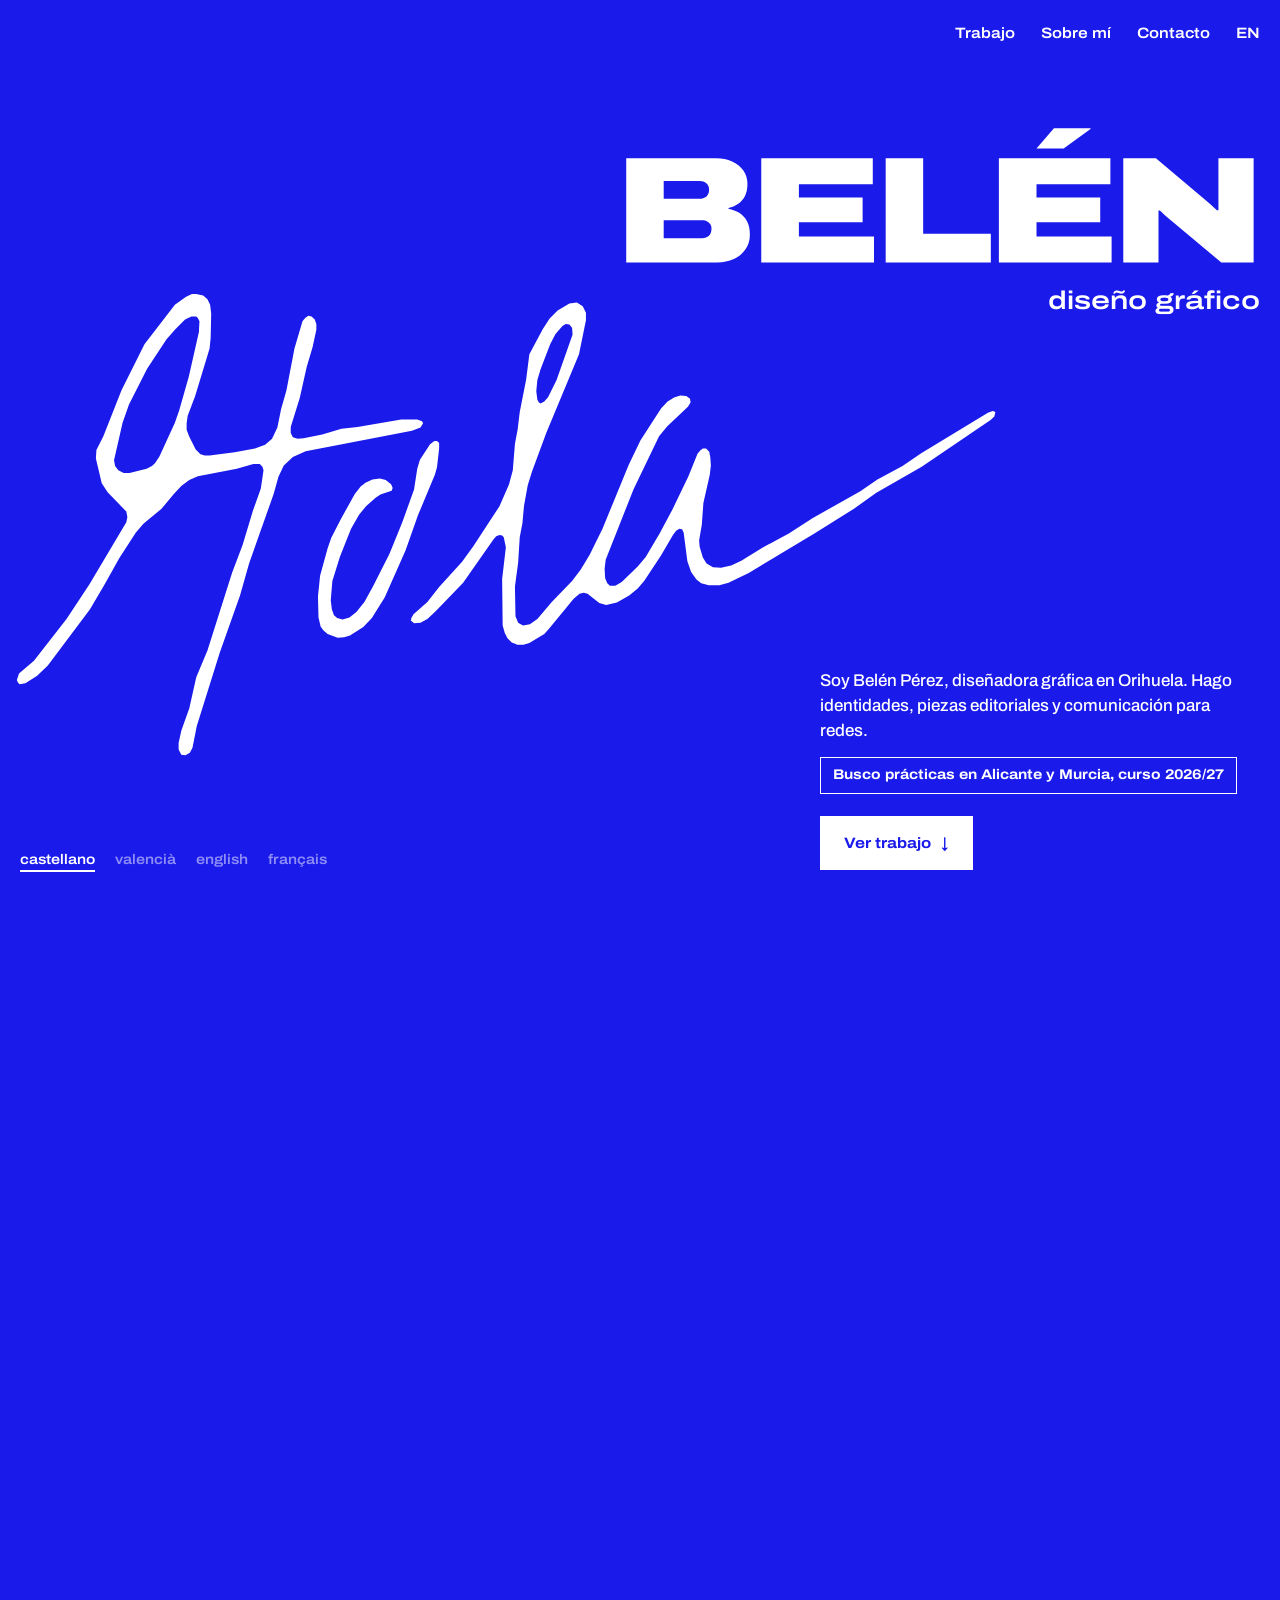
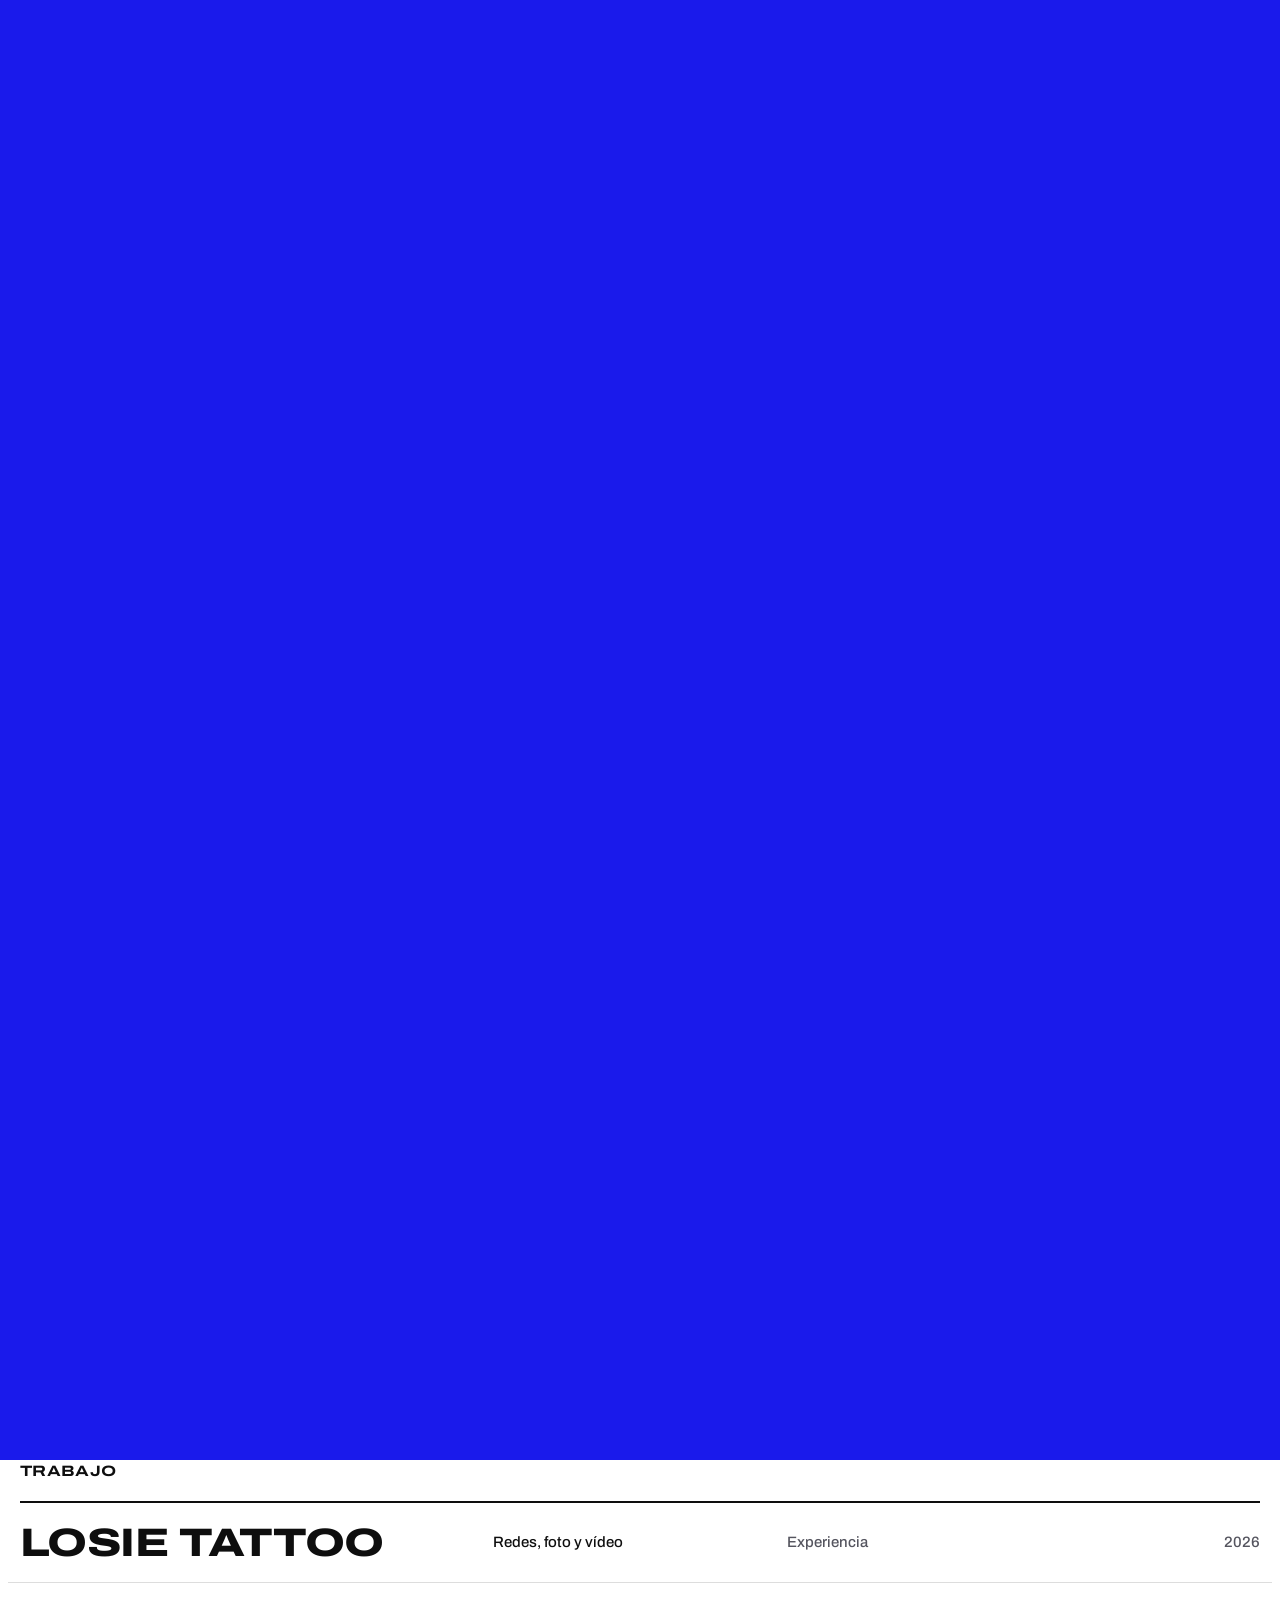
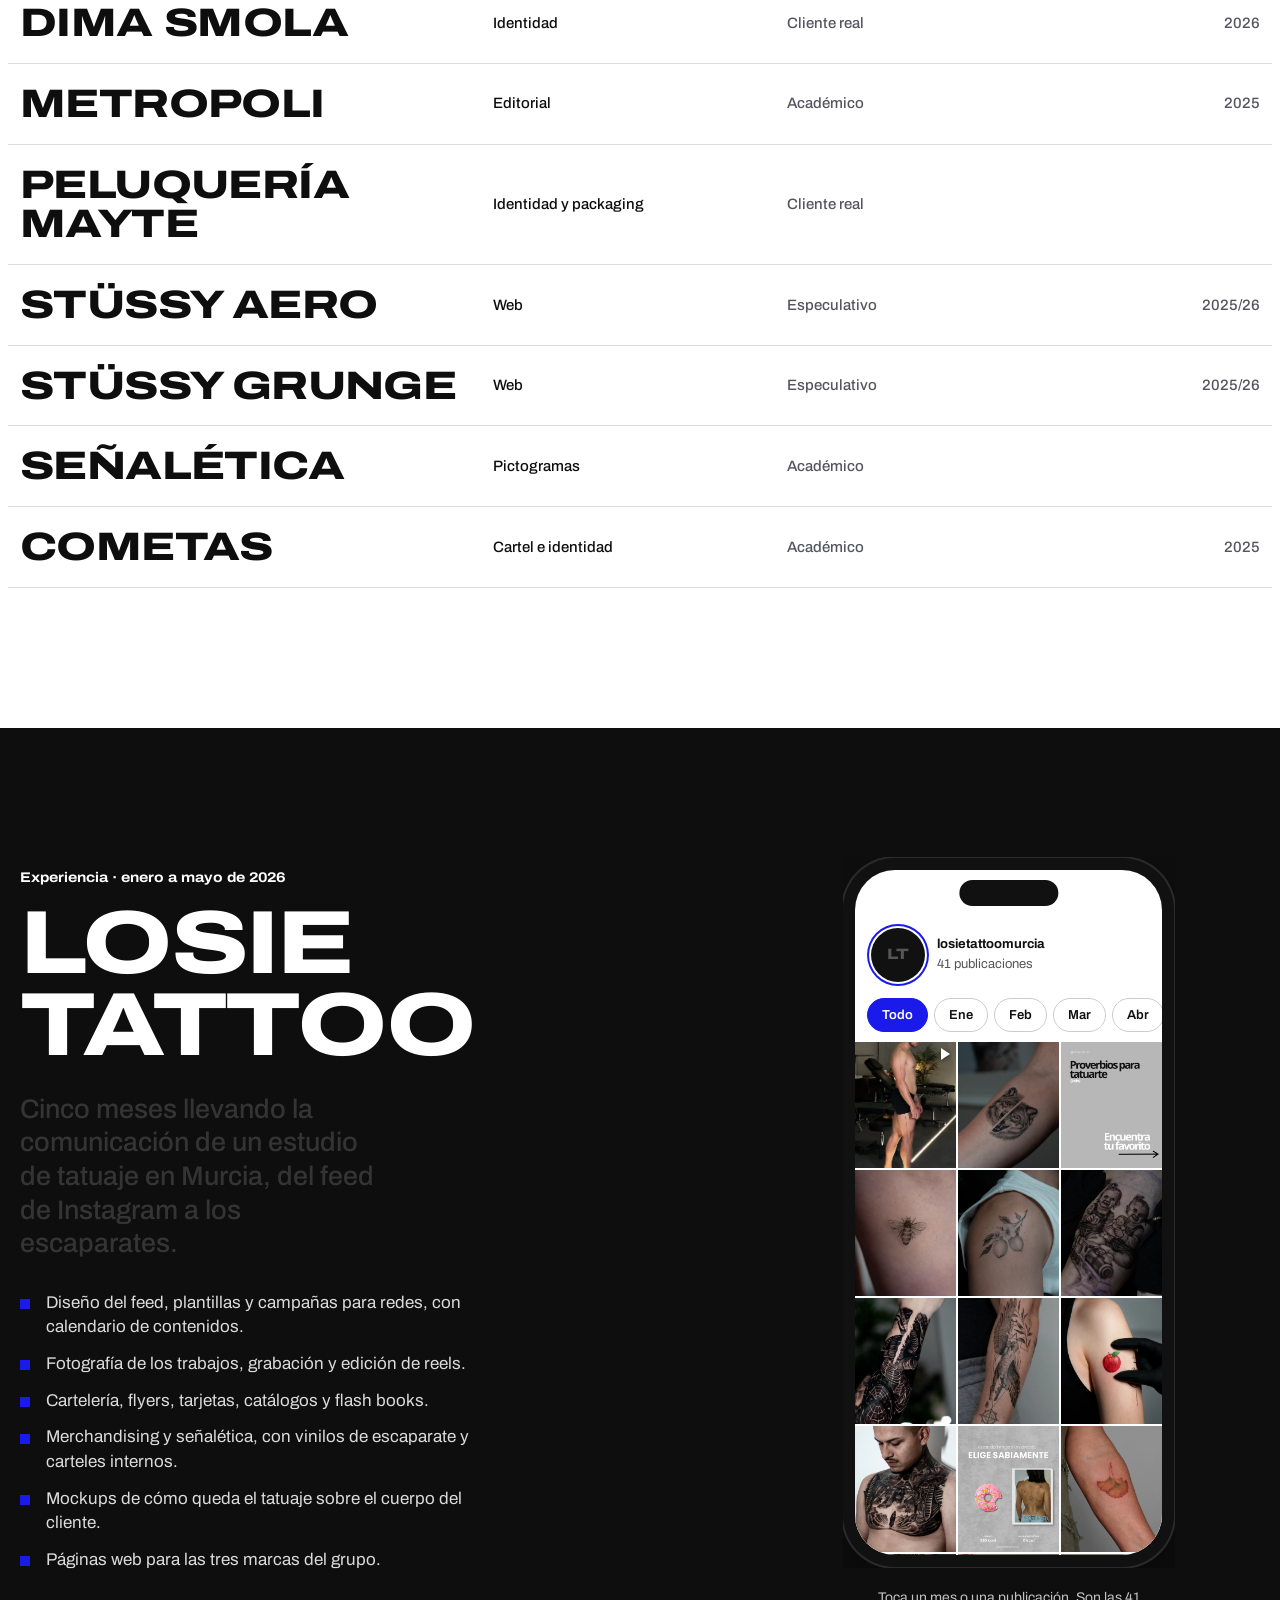
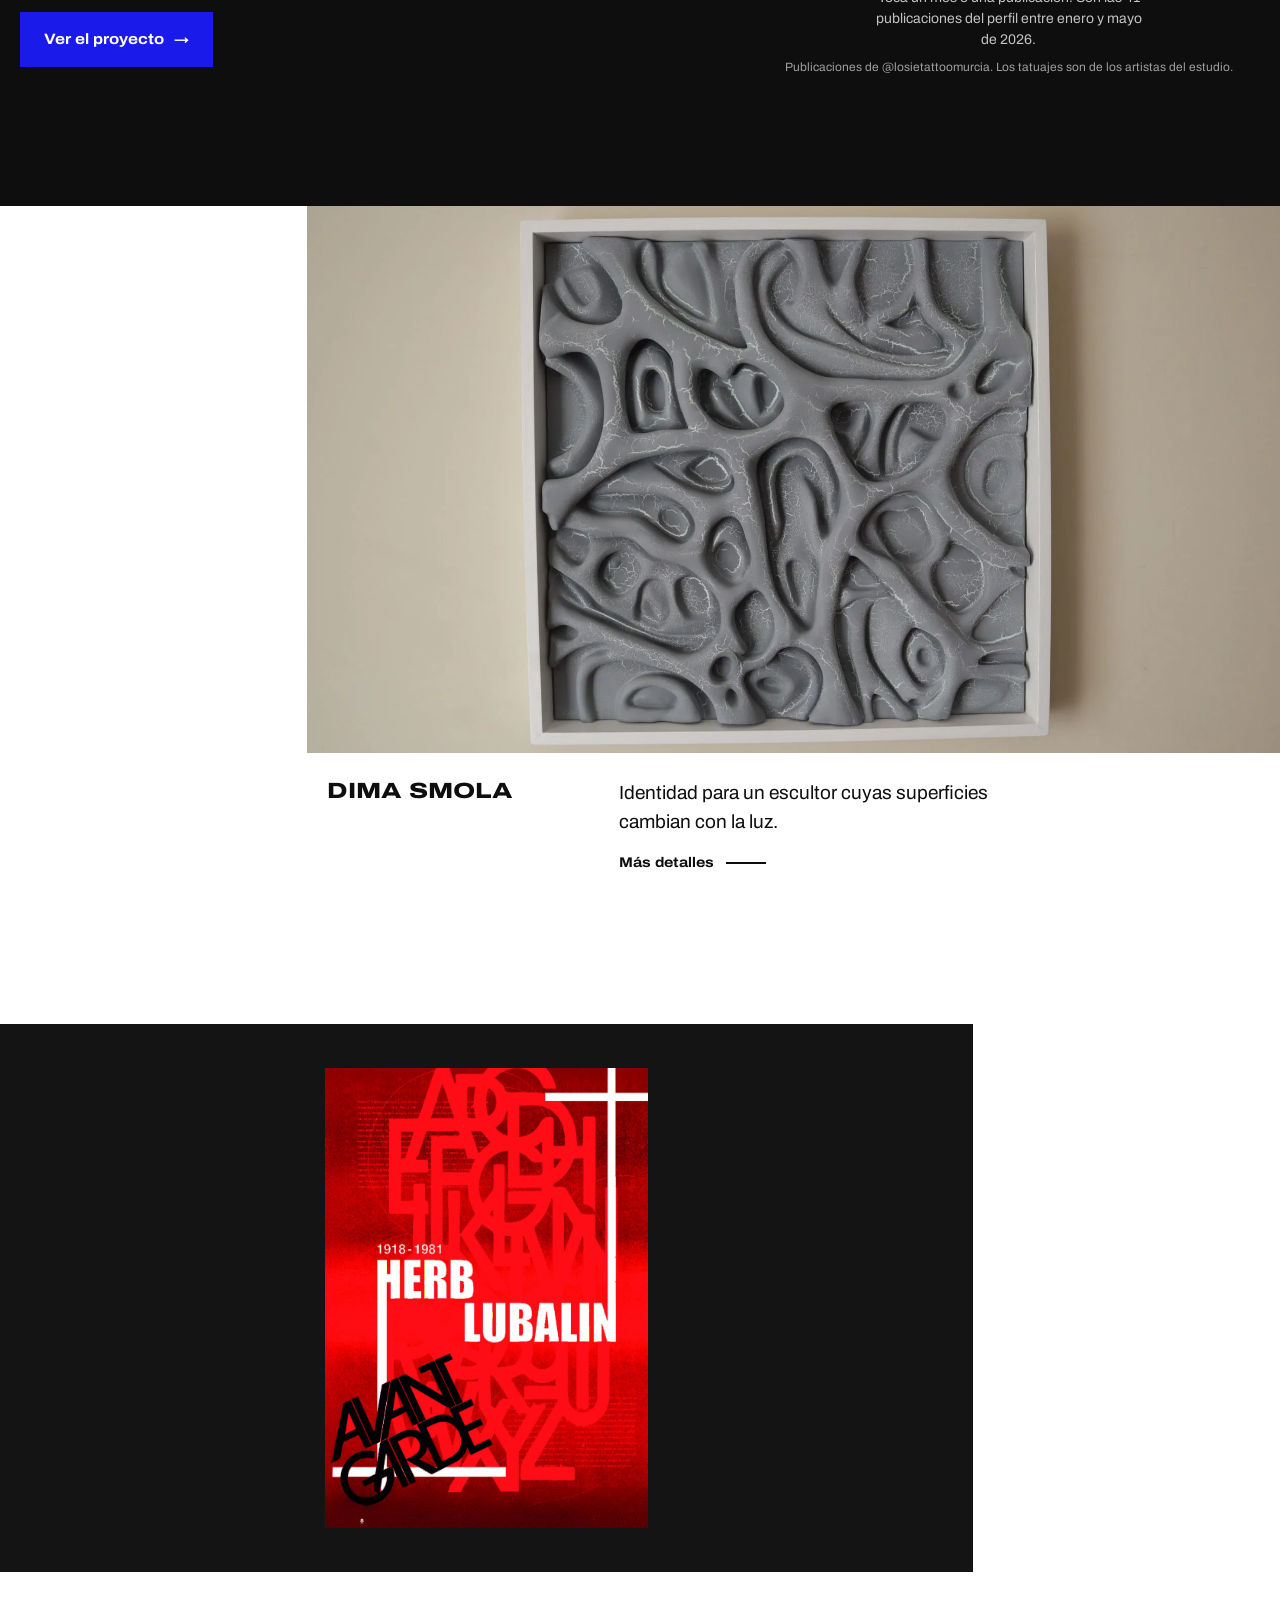
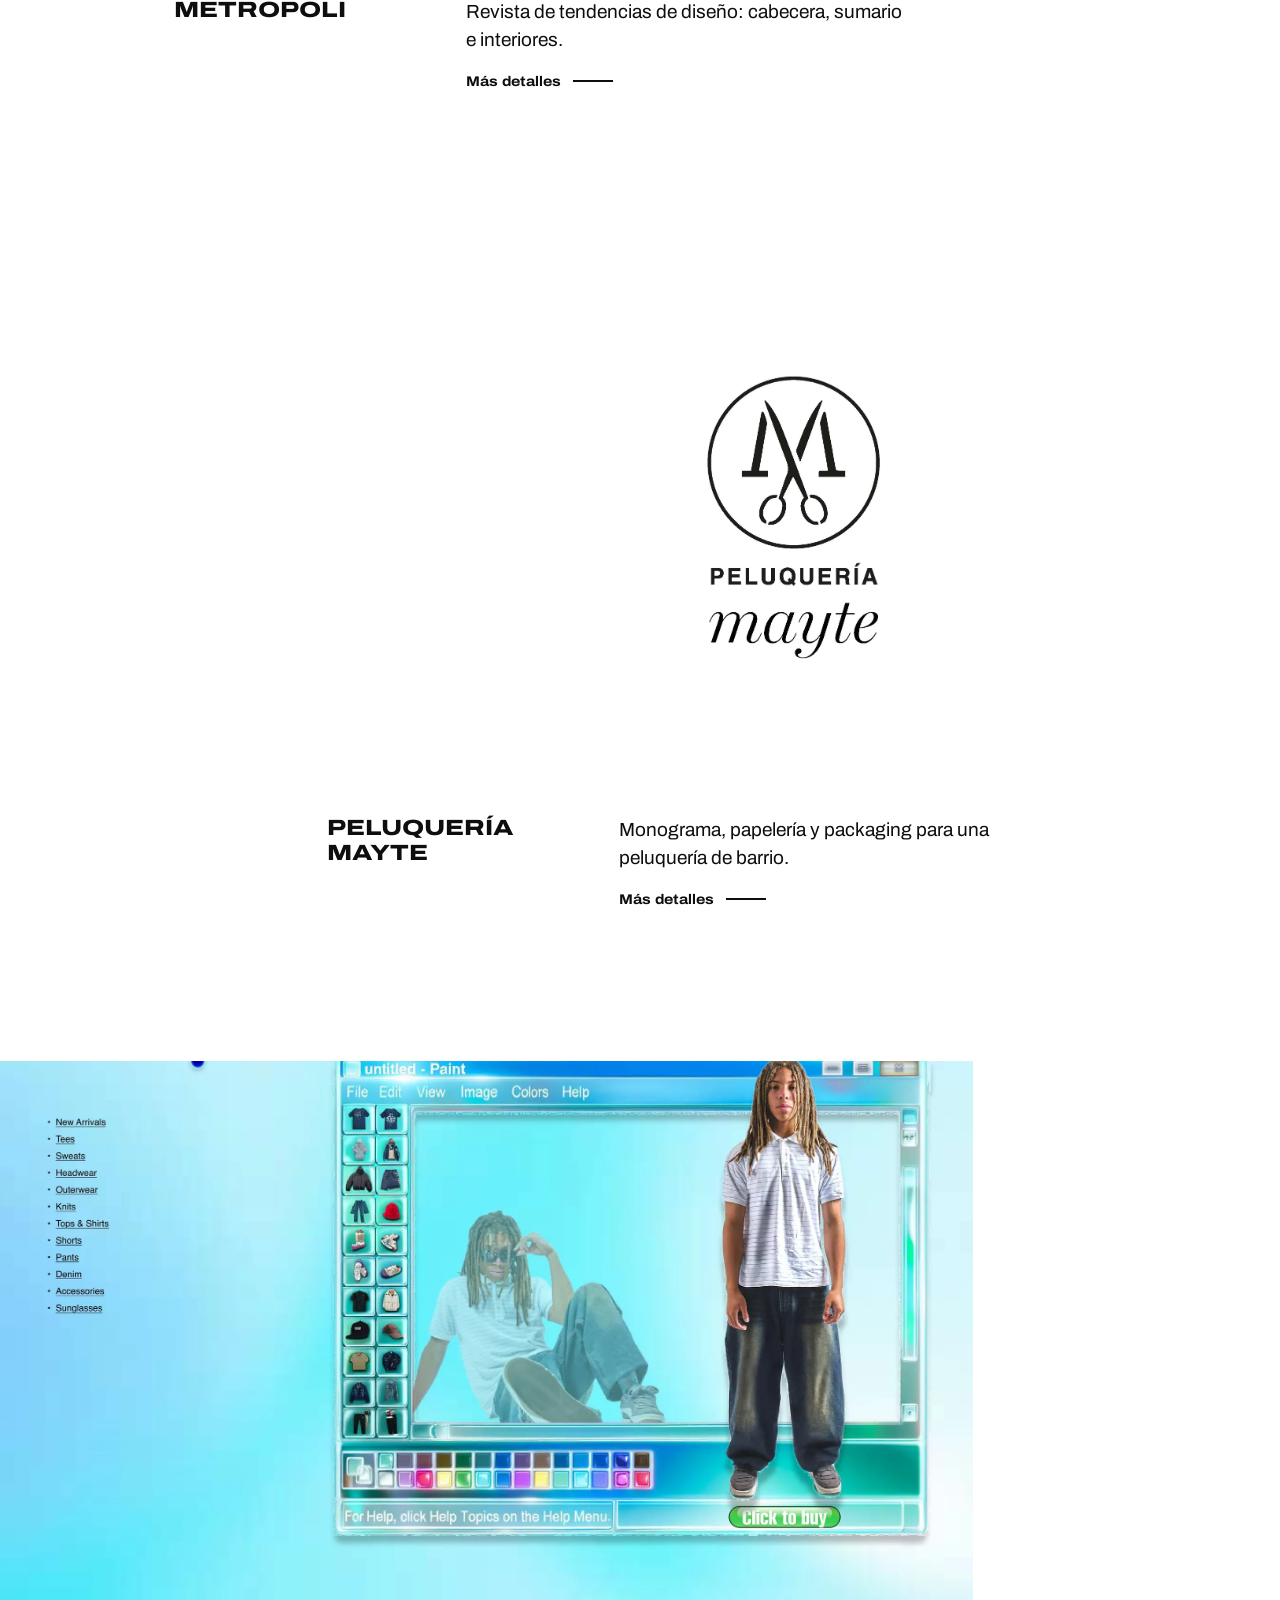
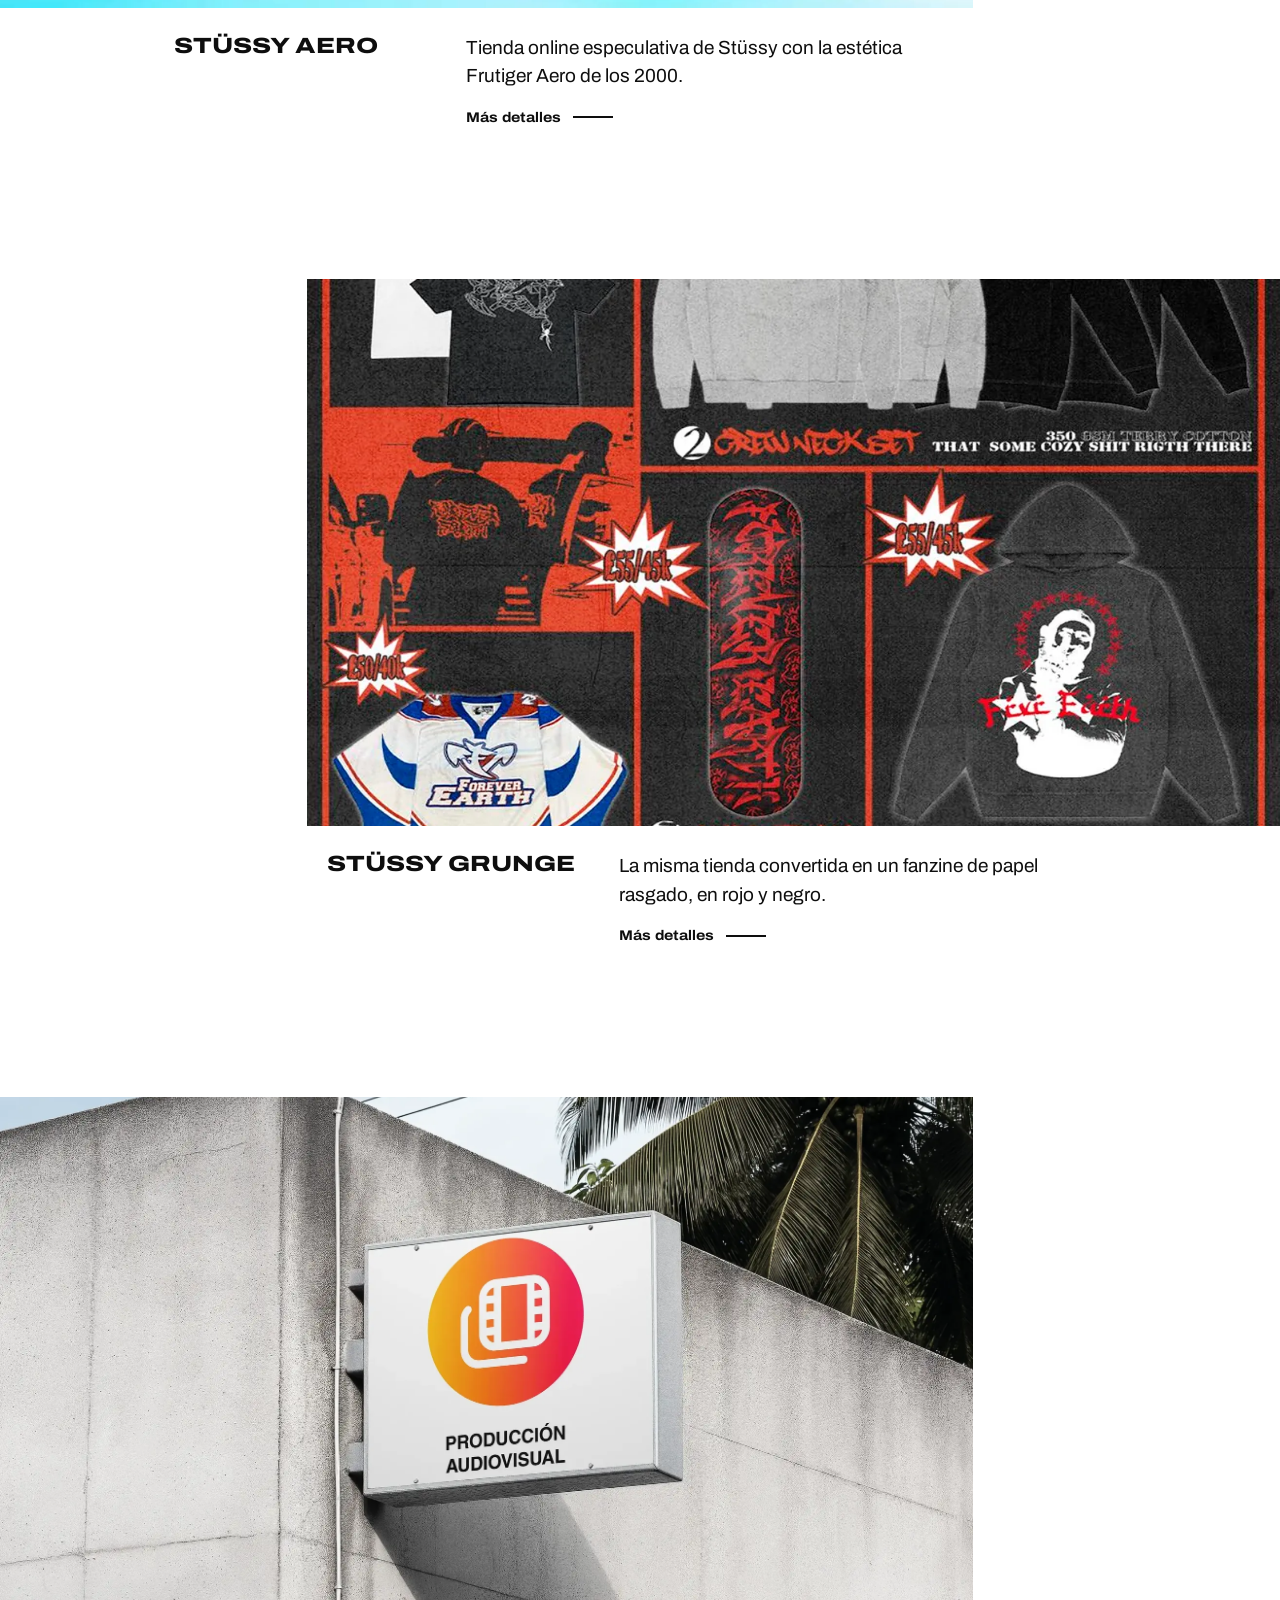
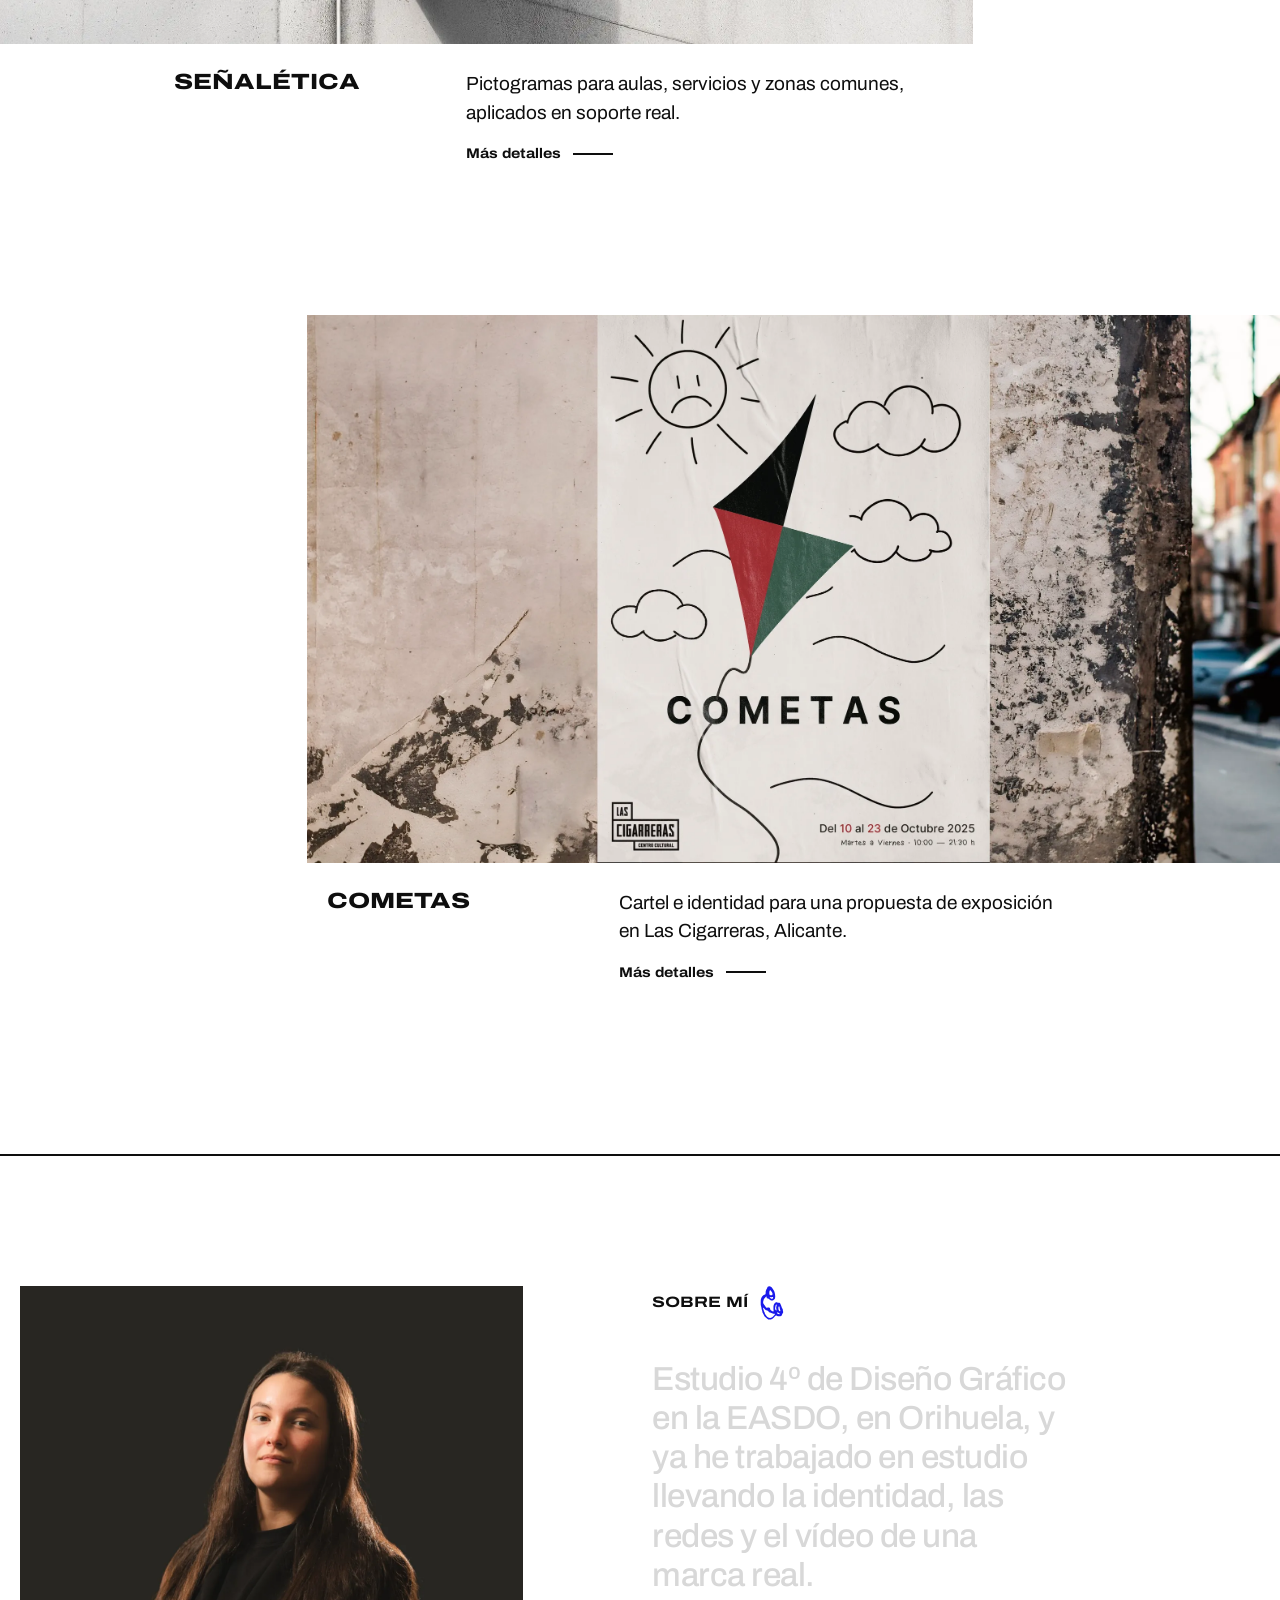
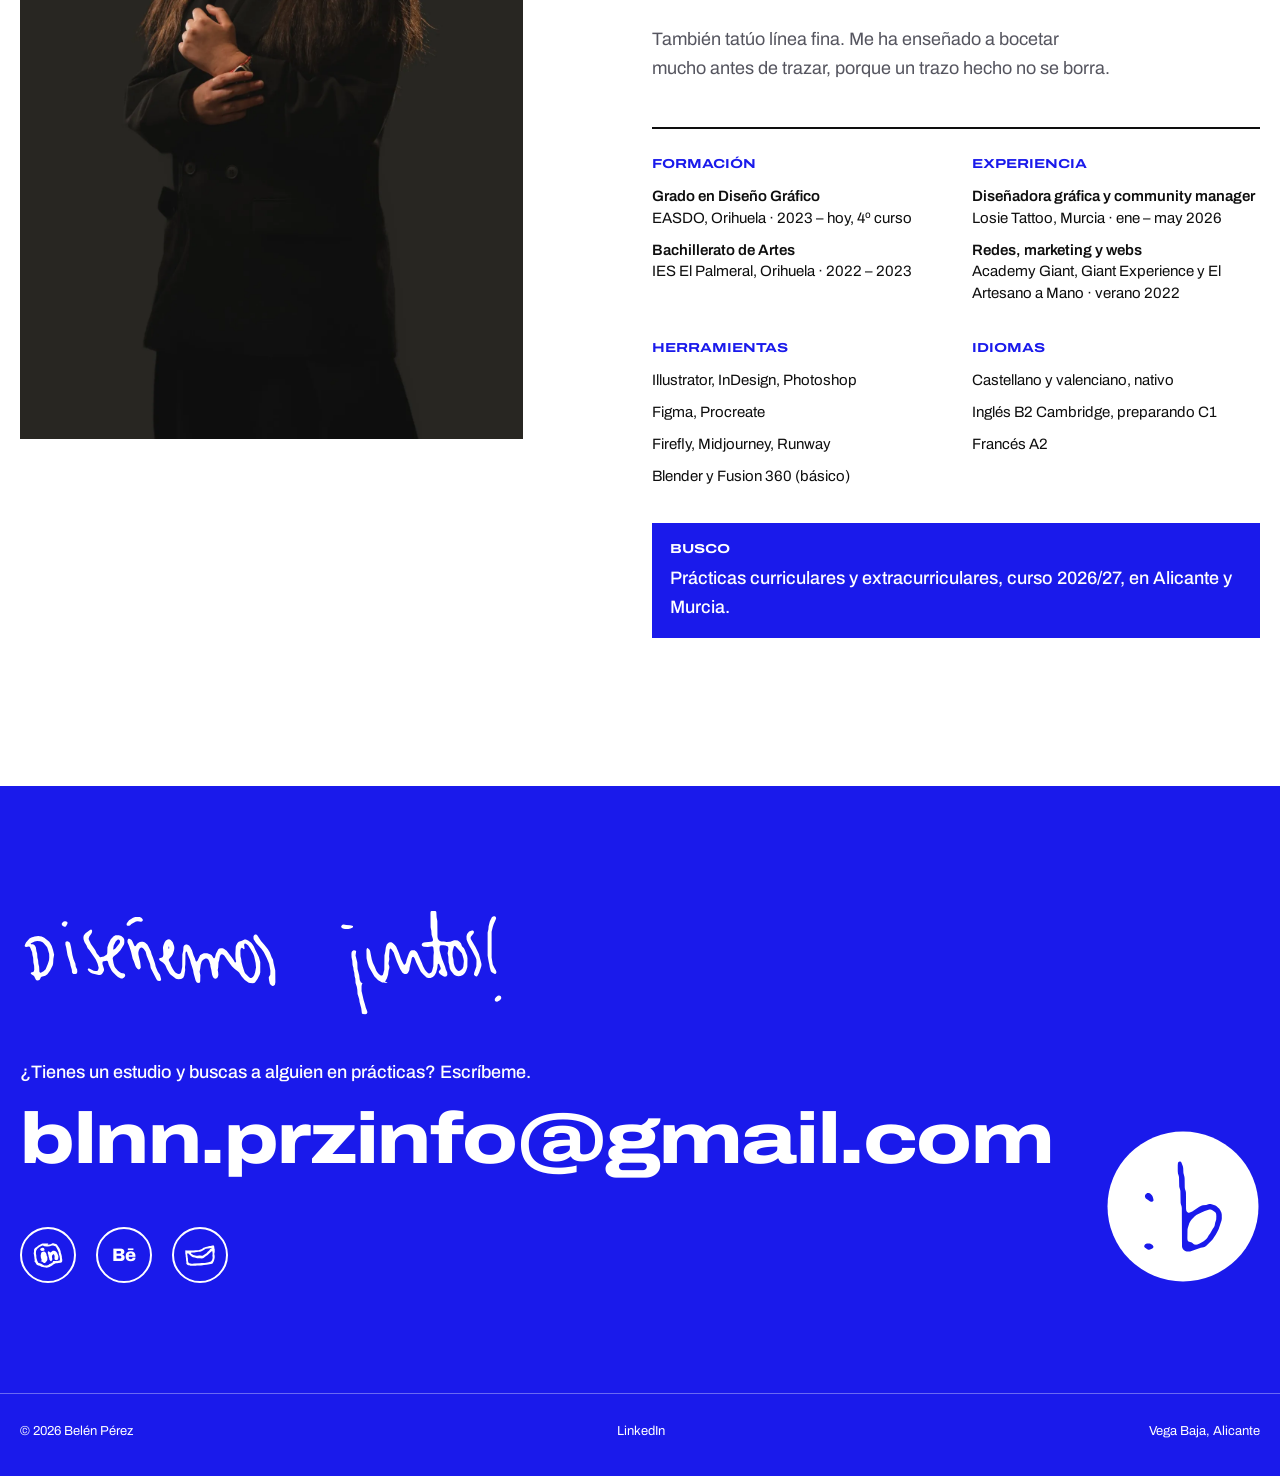
<file: index.html>
<!doctype html>
<html lang="es">
<meta charset="utf-8">
<meta name="viewport" content="width=device-width, initial-scale=1, viewport-fit=cover">
<title>Belén Pérez · Diseñadora gráfica en Alicante | Hola Belén</title>
<meta name="description" content="Portfolio de Belén Pérez, diseñadora gráfica en Orihuela (Alicante). Identidad, diseño editorial, packaging y web. Busco prácticas en Alicante y Murcia.">
<!-- SEO -->
<link rel="canonical" href="https://holabelen.github.io/">
<link rel="alternate" hreflang="es" href="https://holabelen.github.io/">
<link rel="alternate" hreflang="en" href="https://holabelen.github.io/en/">
<link rel="alternate" hreflang="x-default" href="https://holabelen.github.io/">
<meta name="theme-color" content="#1A1AEB">
<meta name="author" content="Belén Pérez">
<meta property="og:type" content="website">
<meta property="og:site_name" content="Hola Belén">
<meta property="og:title" content="Belén Pérez · Diseñadora gráfica en Alicante | Hola Belén">
<meta property="og:description" content="Portfolio de Belén Pérez, diseñadora gráfica en Orihuela (Alicante). Identidad, diseño editorial, packaging y web. Busco prácticas en Alicante y Murcia.">
<meta property="og:url" content="https://holabelen.github.io/">
<meta property="og:image" content="https://holabelen.github.io/img/og.png">
<meta property="og:image:width" content="1200">
<meta property="og:image:height" content="630">
<meta property="og:image:alt" content="Hola Belén, diseño gráfico">
<meta property="og:locale" content="es_ES">
<meta property="og:locale:alternate" content="en_GB">
<meta name="twitter:card" content="summary_large_image">
<script type="application/ld+json">{"@context": "https://schema.org", "@type": "Person", "name": "Belén Pérez", "url": "https://holabelen.github.io/", "image": "https://holabelen.github.io/img/belen-perez.webp", "sameAs": ["https://www.linkedin.com/in/belnprez"], "address": {"@type": "PostalAddress", "addressLocality": "Orihuela", "addressRegion": "Alicante", "addressCountry": "ES"}, "alumniOf": {"@type": "EducationalOrganization", "name": "EASDO, Escuela de Arte y Superior de Diseño de Orihuela"}, "jobTitle": "Diseñadora gráfica", "knowsAbout": ["Identidad visual", "Diseño editorial", "Packaging", "Diseño web", "Señalética"]}</script>
<!-- /SEO -->
<link rel="icon" href="img/marca/simbolo-azul.svg" type="image/svg+xml">
<link rel="preconnect" href="https://fonts.googleapis.com">
<link rel="preconnect" href="https://fonts.gstatic.com" crossorigin>
<link rel="stylesheet" href="https://fonts.googleapis.com/css2?family=Archivo:wdth,wght@62..125,300..900&display=swap">
<link rel="preload" href="fonts/belen-manuscrita.woff2" as="font" type="font/woff2" crossorigin>
<link rel="stylesheet" href="site.css">

<a class="skip" href="#trabajo">Saltar al trabajo</a>
<header class="site-head">
  <a class="brand" href="#" aria-label="Hola Belén, inicio"><img class="on-white" src="img/marca/logo-azul.svg" alt="" width="339" height="160"><img class="on-blue" src="img/marca/logo-blanco.svg" alt="" width="339" height="160"></a>
  <nav aria-label="Principal"><a href="#trabajo" data-sec="trabajo">Trabajo</a><a href="#info" data-sec="info">Sobre mí</a><a href="#contacto" data-sec="contacto">Contacto</a><a href="en/" hreflang="en" lang="en">EN</a></nav>
</header>
<div class="leer" aria-hidden="true"></div>

<!-- ================= HOME ================= -->
<div id="home">
  <section class="saludo" aria-label="Portada">
    <div class="saludo-sticky">
      <h1 class="sr">Hola, soy Belén Pérez, diseñadora gráfica</h1>
      <div class="hero-mark" aria-hidden="true"><img class="belen" src="img/marca/belen-blanco.svg" alt="" width="422" height="97"><span class="dg">diseño gráfico</span></div>
      <div class="words" aria-hidden="true">
        <img class="w" src="img/marca/hola-blanco.svg" alt="" width="374" height="180">
        <span class="w" lang="ca">Bon dia</span>
        <span class="w" lang="en">Hello</span>
        <span class="w" lang="fr">Bonjour</span>
      </div>
      <p class="langs" aria-hidden="true"><span>castellano</span><span>valencià</span><span>english</span><span>français</span></p>
      <div class="hero-intro">
        <p>Soy Belén Pérez, diseñadora gráfica en Orihuela. Hago identidades, piezas editoriales y comunicación para redes.</p>
        <p class="status">Busco prácticas en Alicante y Murcia, curso 2026/27</p>
        <a class="btn" href="#trabajo">Ver trabajo <span aria-hidden="true">↓</span></a>
      </div>
    </div>
  </section>

  <section class="index wrap" id="trabajo" aria-labelledby="t-trabajo">
    <h2 id="t-trabajo" class="sec-title">Trabajo</h2>
    <ol>
      <li><a href="#losie-tattoo" data-img="img/losie/24.webp"><span class="t">Losie Tattoo</span><span class="d">Redes, foto y vídeo</span><span class="k">Experiencia</span><span class="y">2026</span></a></li>
      <li><a href="#dima-smola" data-img="img/dima-hero.webp"><span class="t">Dima Smola</span><span class="d">Identidad</span><span class="k">Cliente real</span><span class="y">2026</span></a></li>
      <li><a href="#metropoli" data-img="img/metropoli-herb-lubalin.webp"><span class="t">Metropoli</span><span class="d">Editorial</span><span class="k">Académico</span><span class="y">2025</span></a></li>
      <li><a href="#mayte" data-img="img/mayte-papeleria.webp"><span class="t">Peluquería Mayte</span><span class="d">Identidad y packaging</span><span class="k">Cliente real</span><span class="y"></span></a></li>
      <li><a href="#stussy-aero" data-img="img/stussy-aero-apertura.webp"><span class="t">Stüssy Aero</span><span class="d">Web</span><span class="k">Especulativo</span><span class="y">2025/26</span></a></li>
      <li><a href="#stussy-grunge" data-img="img/stussy-grunge-productos.webp"><span class="t">Stüssy Grunge</span><span class="d">Web</span><span class="k">Especulativo</span><span class="y">2025/26</span></a></li>
      <li><a href="#senaletica" data-img="img/senaletica-fachada.webp"><span class="t">Señalética</span><span class="d">Pictogramas</span><span class="k">Académico</span><span class="y"></span></a></li>
      <li><a href="#cometas" data-img="img/cometas-cartel-pared.webp"><span class="t">Cometas</span><span class="d">Cartel e identidad</span><span class="k">Académico</span><span class="y">2025</span></a></li>
    </ol>
  </section>
  <div class="peek" aria-hidden="true"></div>

  <section class="exp" aria-labelledby="t-exp">
    <div class="wrap exp-in">
      <div class="exp-txt">
        <p class="kicker">Experiencia · enero a mayo de 2026</p>
        <h2 id="t-exp">Losie Tattoo</h2>
        <p class="lead" data-revela>Cinco meses llevando la comunicación de un estudio de tatuaje en Murcia, del feed de Instagram a los escaparates.</p>
        <ul class="ticks"><li>Diseño del feed, plantillas y campañas para redes, con calendario de contenidos.</li><li>Fotografía de los trabajos, grabación y edición de reels.</li><li>Cartelería, flyers, tarjetas, catálogos y flash books.</li><li>Merchandising y señalética, con vinilos de escaparate y carteles internos.</li><li>Mockups de cómo queda el tatuaje sobre el cuerpo del cliente.</li><li>Páginas web para las tres marcas del grupo.</li></ul>
        <a class="btn" href="#losie-tattoo">Ver el proyecto <span aria-hidden="true">→</span></a>
      </div>
      <div class="exp-phone">
        <figure class="phone " data-feed="img/losie/" aria-label="Móvil interactivo con el perfil de Instagram de Losie Tattoo Murcia">
        <div class="ph-frame"><div class="ph-screen">
          <div class="ph-top"><span class="ph-avatar" aria-hidden="true">LT</span><div><b>losietattoomurcia</b><span><span class="ph-count">41</span> publicaciones</span></div></div>
        </div></div>
      </figure>
        <p class="help">Toca un mes o una publicación. Son las 41 publicaciones del perfil entre enero y mayo de 2026.</p>
        <p class="credit">Publicaciones de @losietattoomurcia. Los tatuajes son de los artistas del estudio.</p>
      </div>
    </div>
  </section>

  <section class="work" aria-label="Proyectos destacados">
    <a class="proj right" href="#dima-smola">
      <figure data-cta="Ver proyecto"><img src="img/dima-hero.webp" alt="Relieve escultórico gris de Dima Smola"></figure>
      <div class="cap"><h3>Dima Smola</h3><div><p>Identidad para un escultor cuyas superficies cambian con la luz.</p><span class="more">Más detalles</span></div></div>
    </a>
    <a class="proj left" href="#metropoli">
      <figure data-cta="Ver proyecto" class="panel" style="background:#141414"><img src="img/metropoli-herb-lubalin.webp" alt="Página de apertura sobre Herb Lubalin en la revista Metropoli" loading="lazy"></figure>
      <div class="cap"><h3>Metropoli</h3><div><p>Revista de tendencias de diseño: cabecera, sumario e interiores.</p><span class="more">Más detalles</span></div></div>
    </a>
    <a class="proj right" href="#mayte">
      <figure data-cta="Ver proyecto" class="panel" style="background:#FFFFFF"><img src="img/mayte-monograma.webp" alt="Monograma de Peluquería Mayte, una M formada por unas tijeras" loading="lazy"></figure>
      <div class="cap"><h3>Peluquería Mayte</h3><div><p>Monograma, papelería y packaging para una peluquería de barrio.</p><span class="more">Más detalles</span></div></div>
    </a>
    <a class="proj left" href="#stussy-aero">
      <figure data-cta="Ver proyecto"><img src="img/stussy-aero-apertura.webp" alt="Dirección Aero de la tienda de Stüssy, con ventana de sistema y burbujas" style="object-position:50% 25%" loading="lazy"></figure>
      <div class="cap"><h3>Stüssy Aero</h3><div><p>Tienda online especulativa de Stüssy con la estética Frutiger Aero de los 2000.</p><span class="more">Más detalles</span></div></div>
    </a>
    <a class="proj right" href="#stussy-grunge">
      <figure data-cta="Ver proyecto"><img src="img/stussy-grunge-productos.webp" alt="Collage rojo y negro de productos de la dirección Grunge" style="object-position:50% 30%" loading="lazy"></figure>
      <div class="cap"><h3>Stüssy Grunge</h3><div><p>La misma tienda convertida en un fanzine de papel rasgado, en rojo y negro.</p><span class="more">Más detalles</span></div></div>
    </a>
    <a class="proj left" href="#senaletica">
      <figure data-cta="Ver proyecto"><img src="img/senaletica-fachada.webp" alt="Banderola de producción audiovisual en una fachada de hormigón" loading="lazy"></figure>
      <div class="cap"><h3>Señalética</h3><div><p>Pictogramas para aulas, servicios y zonas comunes, aplicados en soporte real.</p><span class="more">Más detalles</span></div></div>
    </a>
    <a class="proj right" href="#cometas">
      <figure data-cta="Ver proyecto"><img src="img/cometas-cartel-pared.webp" alt="Cartel de Cometas pegado en una pared desconchada" loading="lazy"></figure>
      <div class="cap"><h3>Cometas</h3><div><p>Cartel e identidad para una propuesta de exposición en Las Cigarreras, Alicante.</p><span class="more">Más detalles</span></div></div>
    </a>
  </section>

  <section class="info wrap" id="info">
    <figure class="me"><img src="img/belen-perez.webp" alt="Retrato de Belén Pérez con americana negra sobre fondo oscuro" width="1334" height="2000" loading="lazy"></figure>
    <div class="about">
      <h2>Sobre mí <img class="cara" src="img/marca/mano-cara-azul.svg" alt="" width="23" height="34" aria-hidden="true"></h2>
      <p class="big" data-revela>Estudio 4º de Diseño Gráfico en la EASDO, en Orihuela, y ya he trabajado en estudio llevando la identidad, las redes y el vídeo de una marca real.</p>
      <p>También tatúo línea fina. Me ha enseñado a bocetar mucho antes de trazar, porque un trazo hecho no se borra.</p>
      <div class="cv"><div class="col"><h3>Formación</h3><ul><li><b>Grado en Diseño Gráfico</b>EASDO, Orihuela · 2023 – hoy, 4º curso</li><li><b>Bachillerato de Artes</b>IES El Palmeral, Orihuela · 2022 – 2023</li></ul></div><div class="col"><h3>Experiencia</h3><ul><li><b>Diseñadora gráfica y community manager</b>Losie Tattoo, Murcia · ene – may 2026</li><li><b>Redes, marketing y webs</b>Academy Giant, Giant Experience y El Artesano a Mano · verano 2022</li></ul></div><div class="col"><h3>Herramientas</h3><ul><li>Illustrator, InDesign, Photoshop</li><li>Figma, Procreate</li><li>Firefly, Midjourney, Runway</li><li>Blender y Fusion 360 (básico)</li></ul></div><div class="col"><h3>Idiomas</h3><ul><li>Castellano y valenciano, nativo</li><li>Inglés B2 Cambridge, preparando C1</li><li>Francés A2</li></ul></div></div>
      <p class="busco"><b>Busco</b>Prácticas curriculares y extracurriculares, curso 2026/27, en Alicante y Murcia.</p>
    </div>
  </section>

  <section class="contact" id="contacto">
    <div class="wrap">
      <img class="mano" src="img/marca/mano-disenemos-blanco.svg" alt="¡Diseñemos juntos!" width="265" height="53">
      <p>¿Tienes un estudio y buscas a alguien en prácticas? Escríbeme.</p>
      <a class="mail" href="mailto:blnn.przinfo@gmail.com">blnn.przinfo@gmail.com</a>
      <ul class="social" aria-label="Contacto">
        <li><a href="https://www.linkedin.com/in/belnprez"><img src="img/marca/mano-in-blanco.svg" alt="LinkedIn" width="31" height="26"></a></li>
        <li><a href="https://www.behance.net/belnprez11" class="be" aria-label="Behance">Bē</a></li>
        <li><a href="mailto:blnn.przinfo@gmail.com"><img src="img/marca/mano-sobre-blanco.svg" alt="Email" width="31" height="22"></a></li>
      </ul>
      <img class="simbolo" src="img/marca/simbolo-blanco.svg" alt="" width="153" height="153" aria-hidden="true">
    </div>
    <footer class="wrap"><span>© 2026 Belén Pérez</span><a href="https://www.linkedin.com/in/belnprez">LinkedIn</a><span>Vega Baja, Alicante</span></footer>
  </section>
</div>

<!-- ================= PROYECTO: LOSIE TATTOO ================= -->
<div id="losie-tattoo" class="case" hidden>
  <section class="open two" aria-label="Apertura del proyecto">
    <img src="img/losie/01.webp" alt="Tatuaje de dos perros en el brazo, fotografiado para el feed">
    <img src="img/losie/25.webp" alt="Carrusel con el texto Encuentra la raza de tu perro">
    <span class="corner bl">Losie Tattoo</span>
    <span class="corner br">redes · foto · vídeo · 2026</span>
  </section>

  <header class="case-head wrap">
    <h1>Losie Tattoo</h1>
    <dl class="meta" aria-label="Datos del proyecto"><div><dt>Tipo</dt><dd>Experiencia en estudio</dd></div><div><dt>Puesto</dt><dd>Diseñadora gráfica y community manager</dd></div><div><dt>Fechas</dt><dd>Enero a mayo de 2026</dd></div><div><dt>Lugar</dt><dd>Murcia</dd></div></dl>
  </header>

  <section class="case-text wrap">
    <p class="lead" data-revela>Durante cinco meses llevé la imagen de Losie Tattoo en todos sus frentes, de la pantalla del móvil al escaparate.</p>
    <div class="body">
      <p>Mi trabajo diario era el perfil de Instagram. Diseñé las plantillas de los carruseles, fotografié los tatuajes terminados, grabé y edité los reels y mantuve el calendario para que el feed tuviera ritmo.</p>
      <p>Fuera de las redes hice cartelería, flyers, tarjetas, catálogos y flash books, el merchandising y los vinilos del escaparate. También preparé mockups para que cada cliente viera su tatuaje sobre el cuerpo antes de hacérselo, y las páginas web de las tres marcas del grupo.</p>
      <p class="credit">Publicaciones de @losietattoomurcia. Los tatuajes son de los artistas del estudio.</p>
    </div>
  </section>

  <section class="plates" aria-label="Imágenes del proyecto">
    <div class="plate phone-plate">
      <figure class="phone big" data-feed="img/losie/" aria-label="Móvil interactivo con el perfil de Instagram de Losie Tattoo Murcia">
        <div class="ph-frame"><div class="ph-screen">
          <div class="ph-top"><span class="ph-avatar" aria-hidden="true">LT</span><div><b>losietattoomurcia</b><span><span class="ph-count">41</span> publicaciones</span></div></div>
        </div></div>
      </figure>
      <p class="help">Toca un mes o una publicación. Son las 41 publicaciones del perfil entre enero y mayo de 2026.</p>
    </div>
    <div class="quad sq">
      <img src="img/losie/02.webp" alt="Carrusel No es el tatuaje, es lo que representa" loading="lazy">
      <img src="img/losie/17.webp" alt="Carrusel Nuestras peores reseñas" loading="lazy">
      <img src="img/losie/22.webp" alt="Carrusel No todos los tatuajes en la espalda quedan así de bien" loading="lazy">
      <img src="img/losie/39.webp" alt="Carrusel Proverbios para tatuarte" loading="lazy">
    </div>
    <div class="duo">
      <img src="img/losie/07.webp" alt="Portada de reel Verdad o mito" loading="lazy" style="object-position:50% 30%">
      <img src="img/losie/10.webp" alt="Portada de reel Resultado tattoo" loading="lazy" style="object-position:50% 30%">
    </div>
    <div class="duo">
      <img src="img/losie/24.webp" alt="Tatuaje de manga realista en el brazo" loading="lazy">
      <img src="img/losie/32.webp" alt="Tatuaje realista en el pecho" loading="lazy">
    </div>
  </section>

  <a class="next" href="#dima-smola"><span class="wrap"><span>Siguiente proyecto</span><b>Dima Smola</b></span></a>
  <footer class="wrap"><span>© 2026 Belén Pérez</span><a href="#info">Sobre mí</a><span>Vega Baja, Alicante</span></footer>
</div>

<!-- ================= PROYECTO: DIMA SMOLA ================= -->
<div id="dima-smola" class="case" hidden>
  <section class="open two" aria-label="Apertura del proyecto">
    <img src="img/dima-hero.webp" alt="Relieve Sinapsis colgado en pared" style="object-position:40% 50%">
    <img src="img/dima-violeta.webp" alt="Detalle de Colapso, camaleón violeta">
    <span class="corner bl">Dima Smola</span>
    <span class="corner br">identidad · 2026</span>
  </section>

  <header class="case-head wrap">
    <h1>Dima Smola</h1>
    <dl class="meta" aria-label="Datos del proyecto"><div><dt>Tipo</dt><dd>Cliente real</dd></div><div><dt>Disciplinas</dt><dd>Identidad, papelería y web</dd></div><div><dt>Año</dt><dd>2026</dd></div><div><dt>Rol</dt><dd>Proyecto completo en solitario</dd></div></dl>
  </header>

  <section class="case-text wrap">
    <p class="lead" data-revela>Sus relieves cambian según les da la luz. La marca tenía que apartarse para no competir con ellos.</p>
    <div class="body">
        <p>Su competencia se vende como decoración, con serifas clásicas y tonos arena. Lo situé como artista: descriptor "Sculptural Surfaces", claim "Shaped by light" y una paleta mineral sin color de acento, porque el color ya lo pone la obra.</p>
        <p>El sello D sale de un boceto a mano. Lo convertí en sistema: firma, sello, manual de 25 láminas, tarjeta gofrada, certificado de autenticidad, web y plantillas de Instagram.</p>
      <p class="credit">Cliente real · Proyecto completo en solitario · Fotografía de obra: Dima Smola</p>
    </div>
  </section>

  <section class="plates" aria-label="Imágenes del proyecto">
    <div class="plate"><img src="img/dima-logos.webp" alt="Sistema de logotipo"></div>
    <div class="plate"><img src="img/dima-origen.webp" alt="Del boceto a lápiz al sello D"></div>
    <div class="quad">
      <img src="img/dima-sinapsis.webp" alt="Detalle de Sinapsis">
      <img src="img/dima-cobre.webp" alt="Detalle de la obra en cobre">
      <img src="img/dima-duna.webp" alt="Detalle de Duna">
      <img src="img/dima-violeta.webp" alt="Detalle de Colapso">
    </div>
    <div class="plate"><img src="img/dima-paleta.webp" alt="Paleta mineral"></div>
    <div class="duo">
      <img src="img/dima-tarjeta.webp" alt="Tarjeta de visita" style="aspect-ratio:auto;height:auto">
      <img src="img/dima-certificado.webp" alt="Certificado y etiquetas" style="aspect-ratio:auto;height:auto">
    </div>
    <div class="plate"><img src="img/dima-web.webp" alt="Web de Dima Smola"></div>
    <div class="plate"><img src="img/dima-instagram.webp" alt="Plantillas de Instagram"></div>
  </section>

  <a class="next" href="#metropoli"><span class="wrap"><span>Siguiente proyecto</span><b>Metropoli</b></span></a>
  <footer class="wrap"><span>© 2026 Belén Pérez</span><a href="#info">Sobre mí</a><span>Vega Baja, Alicante</span></footer>
</div>

<!-- ================= PROYECTO: METROPOLI ================= -->
<div id="metropoli" class="case" hidden>
  <section class="open two" aria-label="Apertura del proyecto">
    <img src="img/metropoli-apertura.webp" alt="Fotografía en rojo de un beso, del reportaje sobre Lubalin y Ginzburg">
    <img src="img/metropoli-herb-lubalin.webp" alt="Página de apertura sobre Herb Lubalin con letras de Avant Garde superpuestas" style="object-position:50% 40%">
    <span class="corner bl">Metropoli</span>
    <span class="corner br">editorial · 2025</span>
  </section>

  <header class="case-head wrap">
    <h1>Metropoli</h1>
    <dl class="meta" aria-label="Datos del proyecto"><div><dt>Tipo</dt><dd>Académico</dd></div><div><dt>Disciplinas</dt><dd>Diseño editorial</dd></div><div><dt>Año</dt><dd>2025</dd></div><div><dt>Rol</dt><dd>Individual</dd></div></dl>
  </header>

  <section class="case-text wrap">
    <p class="lead" data-revela>Una revista de tendencias de diseño que dedica sus interiores a Herb Lubalin y David Carson, y los maqueta con las reglas de cada uno.</p>
    <div class="body">
        <p>Diseñé la cabecera, el sumario y los interiores. El sumario son siete cuartos de círculo que giran por el pliego, uno por sección, en rojo y negro. Hice también una versión a dos tintas.</p>
        <p>Los interiores cambian de registro según de quién hablan. Las páginas de Lubalin y Ginzburg recorren Eros, Fact, Avant Garde y Moneysworth con titulares apretados y letras que se pisan. Las de Carson rompen la retícula y ensucian la imagen, como hacía él en Ray Gun.</p>
      <p class="credit">Proyecto académico individual · Mayo 2025 · Textos propios · Imágenes de archivo de las revistas citadas</p>
    </div>
  </section>

  <section class="plates" aria-label="Imágenes del proyecto">
    <div class="plate"><img src="img/metropoli-sumario.webp" alt="Pliego del sumario con siete cuartos de círculo rojos" loading="lazy"></div>
    <div class="duo pages">
      <img src="img/metropoli-herb-lubalin.webp" alt="Apertura del reportaje sobre Herb Lubalin" loading="lazy">
      <img src="img/metropoli-lubalin-ginzburg.webp" alt="Página sobre la colaboración de Lubalin y Ginzburg" loading="lazy">
    </div>
    <div class="duo pages">
      <img src="img/metropoli-eros.webp" alt="Página sobre la revista Eros, de 1962" loading="lazy">
      <img src="img/metropoli-fact.webp" alt="Página sobre las revistas Fact y Avant Garde con papel rasgado" loading="lazy">
    </div>
    <div class="duo pages">
      <img src="img/metropoli-moneysworth.webp" alt="Página sobre la revista Moneysworth" loading="lazy">
      <img src="img/metropoli-avant-garde.webp" alt="Página sobre la labor de Lubalin en Avant Garde" loading="lazy">
    </div>
    <div class="duo pages">
      <img src="img/metropoli-carson.webp" alt="Página sobre David Carson con portadas de Ray Gun" loading="lazy">
      <img src="img/metropoli-carson-legado.webp" alt="Página roja sobre el legado de David Carson" loading="lazy">
    </div>
    <div class="plate"><img src="img/metropoli-mockup.webp" alt="Pliego impreso con el texto Diseño en transformación y el sumario a color" loading="lazy"></div>
  </section>

  <a class="next" href="#mayte"><span class="wrap"><span>Siguiente proyecto</span><b>Peluquería Mayte</b></span></a>
  <footer class="wrap"><span>© 2026 Belén Pérez</span><a href="#info">Sobre mí</a><span>Vega Baja, Alicante</span></footer>
</div>

<!-- ================= PROYECTO: PELUQUERÍA MAYTE ================= -->
<div id="mayte" class="case" hidden>
  <section class="open two" aria-label="Apertura del proyecto">
    <img src="img/mayte-melena.webp" alt="Melena amarilla dibujada que termina en unos labios magenta" style="object-position:50% 70%">
    <img src="img/mayte-caja-qr.webp" alt="Caja amarilla de Peluquería Mayte con código QR, fotografiada contra la pared">
    <span class="corner bl">Peluquería Mayte</span>
    <span class="corner br">identidad · packaging</span>
  </section>

  <header class="case-head wrap">
    <h1>Peluquería Mayte</h1>
    <dl class="meta" aria-label="Datos del proyecto"><div><dt>Tipo</dt><dd>Cliente real</dd></div><div><dt>Disciplinas</dt><dd>Identidad, packaging y redes</dd></div></dl>
  </header>

  <section class="case-text wrap">
    <p class="lead" data-revela>El monograma junta la M de Mayte con unas tijeras abiertas. Todo lo demás se pinta en amarillo y magenta.</p>
    <div class="body">
        <p>Buscaba un signo que funcionara pequeño, en una tarjeta o en el lateral de una caja. Las patas de la M son las hojas de las tijeras. Lo acompañan dos colores planos y una melena dibujada que termina en unos labios.</p>
        <p>Con esas piezas monté la papelería completa, con cartas, sobres americanos y tarjetas, cajas troqueladas para productos que construí y fotografié, publicaciones para redes y un mupi.</p>
      <p class="credit">Clienta real · Fotografías de modelos en redes y mupi: banco de imágenes</p>
    </div>
  </section>

  <section class="plates" aria-label="Imágenes del proyecto">
    <div class="duo pages">
      <img src="img/mayte-monograma.webp" alt="Monograma en negro con el nombre Peluquería Mayte" loading="lazy">
      <img src="img/mayte-carta-diagonal.webp" alt="Hoja con franjas diagonales amarillas y el monograma" loading="lazy">
    </div>
    <div class="plate"><img src="img/mayte-papeleria.webp" alt="Mockup de carpeta, tarjetas y sobre de Peluquería Mayte" loading="lazy"></div>
    <div class="duo pages">
      <img src="img/mayte-carta.webp" alt="Carta corporativa con la melena amarilla" loading="lazy">
      <img src="img/mayte-melena.webp" alt="Hoja con la melena amarilla y los labios magenta" loading="lazy">
    </div>
    <div class="duo pages">
      <img src="img/mayte-tarjeta-logo.webp" alt="Tarjeta de visita, cara del logotipo" loading="lazy">
      <img src="img/mayte-tarjeta-datos.webp" alt="Tarjeta de visita, cara de los datos" loading="lazy">
    </div>
    <div class="duo pages">
      <img src="img/mayte-sobre-magenta.webp" alt="Sobre americano magenta desplegado" loading="lazy">
      <img src="img/mayte-sobre-amarillo.webp" alt="Sobre americano amarillo desplegado" loading="lazy">
    </div>
    <div class="duo">
      <img src="img/mayte-envase.webp" alt="Envase alto con la melena y los labios" loading="lazy">
      <img src="img/mayte-bloom.webp" alt="Caja de producto Bloom Hair" loading="lazy">
    </div>
    <div class="duo">
      <img src="img/mayte-caja-lateral.webp" alt="Lateral de caja con los datos de la peluquería" loading="lazy">
      <img src="img/mayte-hexagonal.webp" alt="Envase hexagonal amarillo y blanco" loading="lazy">
    </div>
    <div class="duo">
      <img src="img/mayte-carrusel-logo.webp" alt="Publicación de Instagram con el logotipo en magenta" loading="lazy">
      <img src="img/mayte-carrusel-tijeras.webp" alt="Publicación de Instagram con unas tijeras cortando pelo" loading="lazy">
    </div>
    <div class="plate"><img src="img/mayte-mupi.webp" alt="Mupi en la calle con la campaña Tu belleza, nuestra pasión" loading="lazy"></div>
  </section>

  <a class="next" href="#stussy-aero"><span class="wrap"><span>Siguiente proyecto</span><b>Stüssy Aero</b></span></a>
  <footer class="wrap"><span>© 2026 Belén Pérez</span><a href="#info">Sobre mí</a><span>Vega Baja, Alicante</span></footer>
</div>

<!-- ================= PROYECTO: STÜSSY AERO ================= -->
<div id="stussy-aero" class="case" hidden>
  <section class="open two" aria-label="Apertura del proyecto">
    <img src="img/stussy-aero-apertura.webp" alt="Dirección Aero: web con cielo turquesa, ventana de sistema y burbujas de cristal" style="object-position:50% 20%">
    <img src="img/stussy-burbuja-chaqueta.webp" alt="Chaqueta varsity dentro de una burbuja de cristal">
    <span class="corner bl">Stüssy Aero</span>
    <span class="corner br">web · proyecto especulativo</span>
  </section>

  <header class="case-head wrap">
    <h1>Stüssy Aero</h1>
    <p class="tag">Proyecto especulativo</p>
    <dl class="meta" aria-label="Datos del proyecto"><div><dt>Tipo</dt><dd>Especulativo</dd></div><div><dt>Disciplinas</dt><dd>Diseño web</dd></div><div><dt>Curso</dt><dd>2025/26</dd></div><div><dt>Estilo</dt><dd>Frutiger Aero</dd></div></dl>
  </header>

  <section class="case-text wrap">
    <p class="lead" data-revela>La tienda online de Stüssy convertida en un escritorio de principios de los 2000, con cielo turquesa y productos dentro de burbujas.</p>
    <div class="body">
      <p>Esta dirección sale del Frutiger Aero, la estética optimista de las interfaces de aquellos años. Revisé la web de Disney Channel de 2008 y la de Windows Vista de 2007 y me quedé con sus degradados brillantes, los reflejos y las formas orgánicas.</p>
      <p>El fondo es turquesa claro y los botones usan fucsia, rojo, verde y azul con efecto glossy. Los productos flotan en burbujas que se pinchan para ver la ficha. Por debajo, la página se ordena en módulos, igual que la versión Grunge.</p>
      <p class="credit">Proyecto especulativo, sin encargo ni relación con la marca · Moodboard con referencias de terceros · Fotografías de producto y modelos: Stüssy</p>
    </div>
  </section>

  <section class="plates" aria-label="Imágenes del proyecto">
    <div class="plate"><img src="img/stussy-aero-moodboard.webp" alt="Moodboard Frutiger Aero con degradados, burbujas y pantallas de los 2000" loading="lazy"></div>
    <div class="plate"><img src="img/stussy-aero-wireframe.webp" alt="Wireframe de la dirección Aero" loading="lazy"></div>
    <div class="plate web" style="background:#74F0FA"><img src="img/stussy-aero-web.webp" alt="Página completa de la dirección Aero" loading="lazy"></div>
    <div class="quad sq">
      <img src="img/stussy-burbuja-chaqueta.webp" alt="Chaqueta varsity dentro de una burbuja" loading="lazy">
      <img src="img/stussy-burbuja-camiseta.webp" alt="Camiseta azul dentro de una burbuja" loading="lazy">
      <img src="img/stussy-burbuja-gorra.webp" alt="Gorra negra dentro de una burbuja" loading="lazy">
      <img src="img/stussy-burbuja-sudadera.webp" alt="Sudadera dentro de una burbuja" loading="lazy">
    </div>
    <div class="plate"><img src="img/stussy-aero-color.webp" alt="Gama cromática de la dirección Aero" loading="lazy"></div>
  </section>

  <a class="next" href="#stussy-grunge"><span class="wrap"><span>Siguiente proyecto</span><b>Stüssy Grunge</b></span></a>
  <footer class="wrap"><span>© 2026 Belén Pérez</span><a href="#info">Sobre mí</a><span>Vega Baja, Alicante</span></footer>
</div>

<!-- ================= PROYECTO: STÜSSY GRUNGE ================= -->
<div id="stussy-grunge" class="case" hidden>
  <section class="open two" aria-label="Apertura del proyecto">
    <img src="img/stussy-grunge-productos.webp" alt="Dirección Grunge: collage rojo y negro con productos">
    <img src="img/stussy-grunge-moodboard.webp" alt="Moodboard grunge con fanzines, carteles y tipografía expresiva" style="object-position:70% 50%">
    <span class="corner bl">Stüssy Grunge</span>
    <span class="corner br">web · proyecto especulativo</span>
  </section>

  <header class="case-head wrap">
    <h1>Stüssy Grunge</h1>
    <p class="tag">Proyecto especulativo</p>
    <dl class="meta" aria-label="Datos del proyecto"><div><dt>Tipo</dt><dd>Especulativo</dd></div><div><dt>Disciplinas</dt><dd>Diseño web</dd></div><div><dt>Curso</dt><dd>2025/26</dd></div><div><dt>Estilo</dt><dd>Grunge, fanzine</dd></div></dl>
  </header>

  <section class="case-text wrap">
    <p class="lead" data-revela>La tienda online de Stüssy montada como un fanzine fotocopiado, con papel rasgado y rojo sobre negro.</p>
    <div class="body">
      <p>Partí del streetwear y de la cultura skate en la que nació la marca. Analicé webs que llevan el collage a la pantalla, como Self Seekers o la de Eminem de 2008, y usé la textura y el desgaste como parte de la interfaz.</p>
      <p>El negro es la base, el blanco aparece como papel rasgado entre secciones y el rojo #BE0000 marca precios y marcos. Debajo del ruido hay una retícula de 12 columnas con los productos en módulos de tres, para que la tienda se siga usando bien.</p>
      <p class="credit">Proyecto especulativo, sin encargo ni relación con la marca · Moodboard con referencias de terceros · Fotografías de producto y modelos: Stüssy</p>
    </div>
  </section>

  <section class="plates" aria-label="Imágenes del proyecto">
    <div class="plate"><img src="img/stussy-grunge-moodboard.webp" alt="Moodboard grunge con fanzines, carteles y tipografía expresiva" loading="lazy"></div>
    <div class="plate"><img src="img/stussy-grunge-wireframe.webp" alt="Wireframe de la dirección Grunge" loading="lazy"></div>
    <div class="plate web" style="background:#0E0E0E"><img src="img/stussy-grunge-web.webp" alt="Página completa de la dirección Grunge" loading="lazy"></div>
    <div class="plate panel dark"><img src="img/stussy-grunge-productos.webp" alt="Collage de productos de la dirección Grunge" loading="lazy"></div>
    <div class="plate"><img src="img/stussy-grunge-color.webp" alt="Gama cromática de la dirección Grunge: rojo, negro y blanco" loading="lazy"></div>
  </section>

  <a class="next" href="#senaletica"><span class="wrap"><span>Siguiente proyecto</span><b>Señalética</b></span></a>
  <footer class="wrap"><span>© 2026 Belén Pérez</span><a href="#info">Sobre mí</a><span>Vega Baja, Alicante</span></footer>
</div>

<!-- ================= PROYECTO: SEÑALÉTICA ================= -->
<div id="senaletica" class="case" hidden>
  <section class="open two" aria-label="Apertura del proyecto">
    <img src="img/senaletica-fachada.webp" alt="Banderola de producción audiovisual en una fachada de hormigón">
    <img src="img/senaletica-cafeteria.webp" alt="Rótulo de cafetería en la esquina de un edificio">
    <span class="corner bl">Señalética</span>
    <span class="corner br">pictogramas</span>
  </section>

  <header class="case-head wrap">
    <h1>Señalética</h1>
    <dl class="meta" aria-label="Datos del proyecto"><div><dt>Tipo</dt><dd>Académico</dd></div><div><dt>Disciplinas</dt><dd>Pictogramas y señalética</dd></div><div><dt>Centro</dt><dd>EASDO, Orihuela</dd></div></dl>
  </header>

  <section class="case-text wrap">
    <p class="lead" data-revela>Trece pictogramas para moverse por la EASDO, mi escuela, del aula de realidad virtual a la repografía.</p>
    <div class="body">
        <p>Todos comparten el mismo trazo grueso de puntas redondas y el mismo círculo con degradado de amarillo a magenta, para que se lean como una familia aunque el objeto cambie.</p>
        <p>El nombre va debajo, en mayúsculas de palo seco. Después los apliqué en una banderola de fachada y en el rótulo de la cafetería.</p>
      <p class="credit">Proyecto académico · Mockups sobre plantillas de terceros</p>
    </div>
  </section>

  <section class="plates" aria-label="Imágenes del proyecto">
    <div class="grid4">
      <img src="img/senaletica-01.webp" alt="Pictograma Producción audiovisual" loading="lazy">
      <img src="img/senaletica-02.webp" alt="Pictograma Lavabo accesible" loading="lazy">
      <img src="img/senaletica-03.webp" alt="Pictograma Aula polivalente" loading="lazy">
      <img src="img/senaletica-04.webp" alt="Pictograma Diseño gráfico" loading="lazy">
      <img src="img/senaletica-05.webp" alt="Pictograma Realidad virtual" loading="lazy">
      <img src="img/senaletica-06.webp" alt="Pictograma Administración" loading="lazy">
      <img src="img/senaletica-07.webp" alt="Pictograma Repografía" loading="lazy">
      <img src="img/senaletica-08.webp" alt="Pictograma Lavabo masculino" loading="lazy">
      <img src="img/senaletica-09.webp" alt="Pictograma Botiquín" loading="lazy">
      <img src="img/senaletica-10.webp" alt="Pictograma Lavabo femenino" loading="lazy">
      <img src="img/senaletica-11.webp" alt="Pictograma Biblioteca" loading="lazy">
      <img src="img/senaletica-12.webp" alt="Pictograma Cafetería" loading="lazy">
      <img src="img/senaletica-13.webp" alt="Pictograma Almacén" loading="lazy">
      <img class="span3" src="img/senaletica-cafeteria.webp" alt="Rótulo de cafetería aplicado en un edificio" loading="lazy">
    </div>
    <div class="plate"><img src="img/senaletica-fachada.webp" alt="Banderola de producción audiovisual en fachada" loading="lazy"></div>
  </section>

  <a class="next" href="#cometas"><span class="wrap"><span>Siguiente proyecto</span><b>Cometas</b></span></a>
  <footer class="wrap"><span>© 2026 Belén Pérez</span><a href="#info">Sobre mí</a><span>Vega Baja, Alicante</span></footer>
</div>

<!-- ================= PROYECTO: COMETAS ================= -->
<div id="cometas" class="case" hidden>
  <section class="open two" aria-label="Apertura del proyecto">
    <img src="img/cometas-cartel.webp" alt="Cartel de Cometas: una cometa roja, verde y negra sobre un cielo dibujado a mano">
    <img src="img/cometas-flyer.webp" alt="Flyer plegado de la exposición sobre fondo granate y madera">
    <span class="corner bl">Cometas</span>
    <span class="corner br">cartel e identidad · 2025</span>
  </section>

  <header class="case-head wrap">
    <h1>Cometas</h1>
    <dl class="meta" aria-label="Datos del proyecto"><div><dt>Tipo</dt><dd>Académico, propuesta</dd></div><div><dt>Disciplinas</dt><dd>Cartel e identidad</dd></div><div><dt>Año</dt><dd>2025</dd></div><div><dt>Lugar</dt><dd>Las Cigarreras, Alicante</dd></div></dl>
  </header>

  <section class="case-text wrap">
    <p class="lead" data-revela>Una propuesta de exposición sobre la infancia que crece entre ruinas, contada con una cometa y un hilo rojo.</p>
    <div class="body">
        <p>La cometa toma los colores de la bandera palestina y la silueta de su mapa. La dibujé sobre un cielo de trazos infantiles, con un sol triste, porque la exposición habla de un juego que se interrumpe.</p>
        <p>La identidad pasa al cartel, a un flyer plegado en castellano y en árabe, a la entrada, a la señalética de sala y a una bolsa. El flyer cierra con la frase que resume el recorrido, «Solo un hilo rojo mantiene en pie todas las cometas».</p>
      <p class="credit">Proyectos Interdisciplinares · 3º de Diseño Gráfico · Propuesta de exposición para el Centro Cultural Las Cigarreras, del 10 al 23 de octubre de 2025</p>
    </div>
  </section>

  <section class="plates" aria-label="Imágenes del proyecto">
    <div class="plate panel"><img src="img/cometas-logo.webp" alt="Logotipo de Cometas: la cometa con la silueta del mapa y el nombre en castellano y árabe" loading="lazy"></div>
    <div class="plate"><img src="img/cometas-cartel-pared.webp" alt="Cartel pegado en una pared desconchada" loading="lazy"></div>
    <div class="duo">
      <img src="img/cometas-flyer.webp" alt="Flyer en castellano abierto" loading="lazy">
      <img src="img/cometas-flyer-arabe.webp" alt="Flyer en árabe abierto" loading="lazy">
    </div>
    <div class="plate"><img src="img/cometas-entrada.webp" alt="Entrada de la exposición con código QR" loading="lazy"></div>
    <div class="plate"><img src="img/cometas-senaletica.webp" alt="Señalética de sala con postes de madera" loading="lazy"></div>
    <div class="plate"><img src="img/cometas-grupo-reducido.webp" alt="Cartel de sala: grupo reducido, máximo dos personas" loading="lazy"></div>
    <div class="duo">
      <img src="img/cometas-movil.webp" alt="Cartel adaptado a la pantalla de un móvil" loading="lazy">
      <img src="img/cometas-bolsa.webp" alt="Bolsa de tela con el lema Recoge lo que el viento dejó" loading="lazy">
    </div>
  </section>

  <a class="next" href="#losie-tattoo"><span class="wrap"><span>Siguiente proyecto</span><b>Losie Tattoo</b></span></a>
  <footer class="wrap"><span>© 2026 Belén Pérez</span><a href="#info">Sobre mí</a><span>Vega Baja, Alicante</span></footer>
</div>

<script src="site.js"></script>
</file>
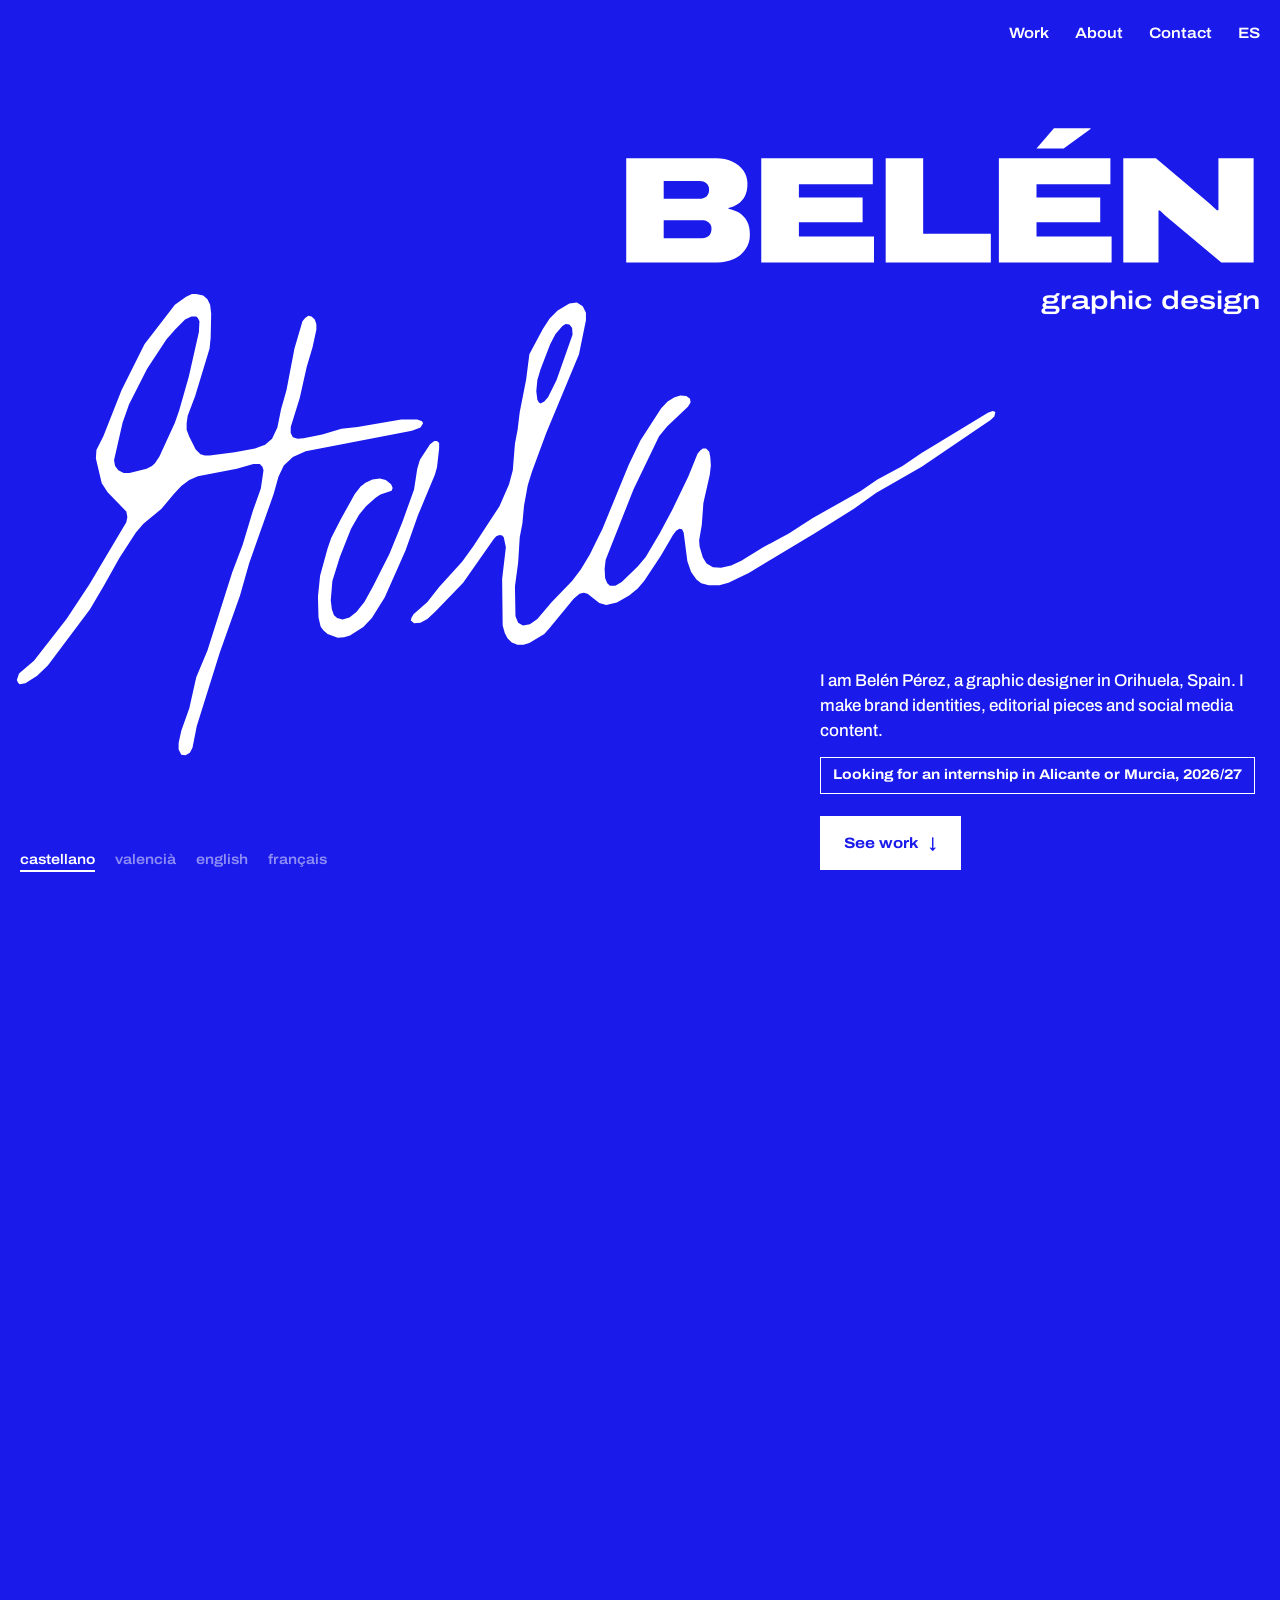
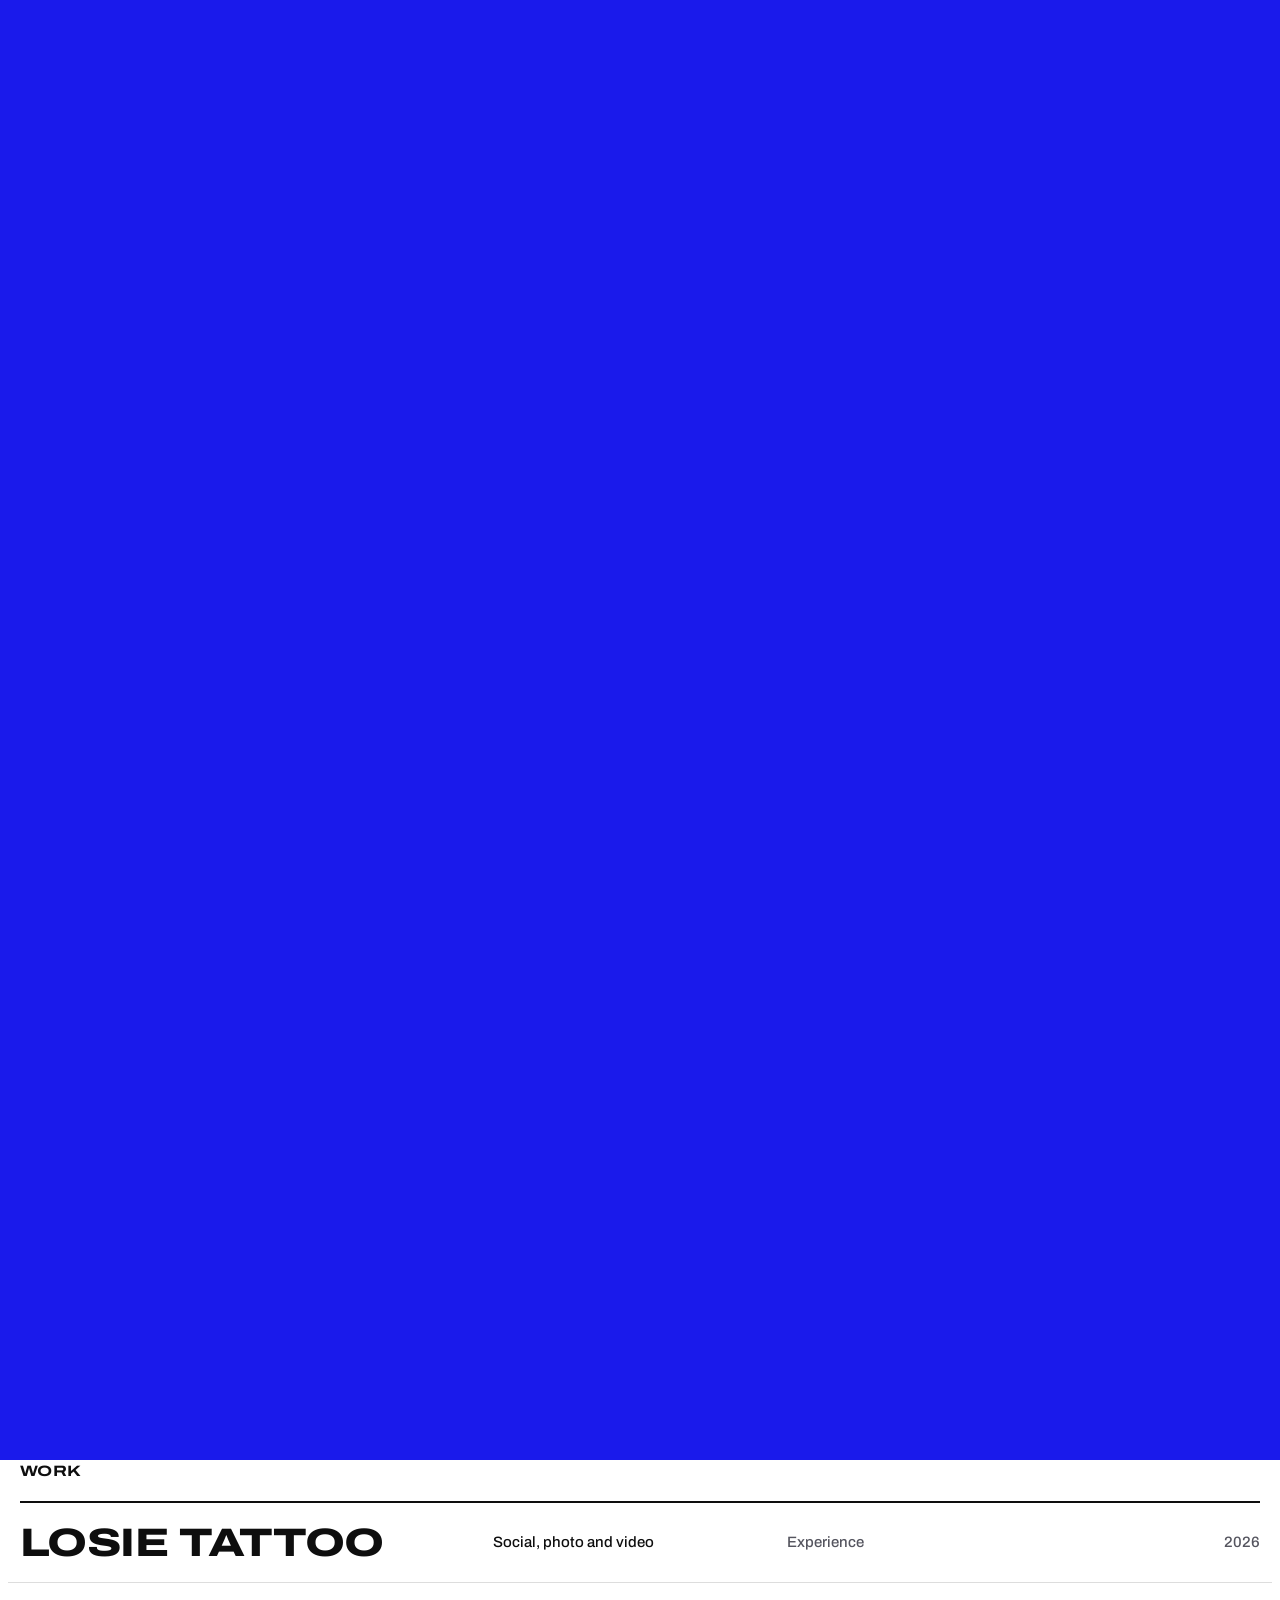
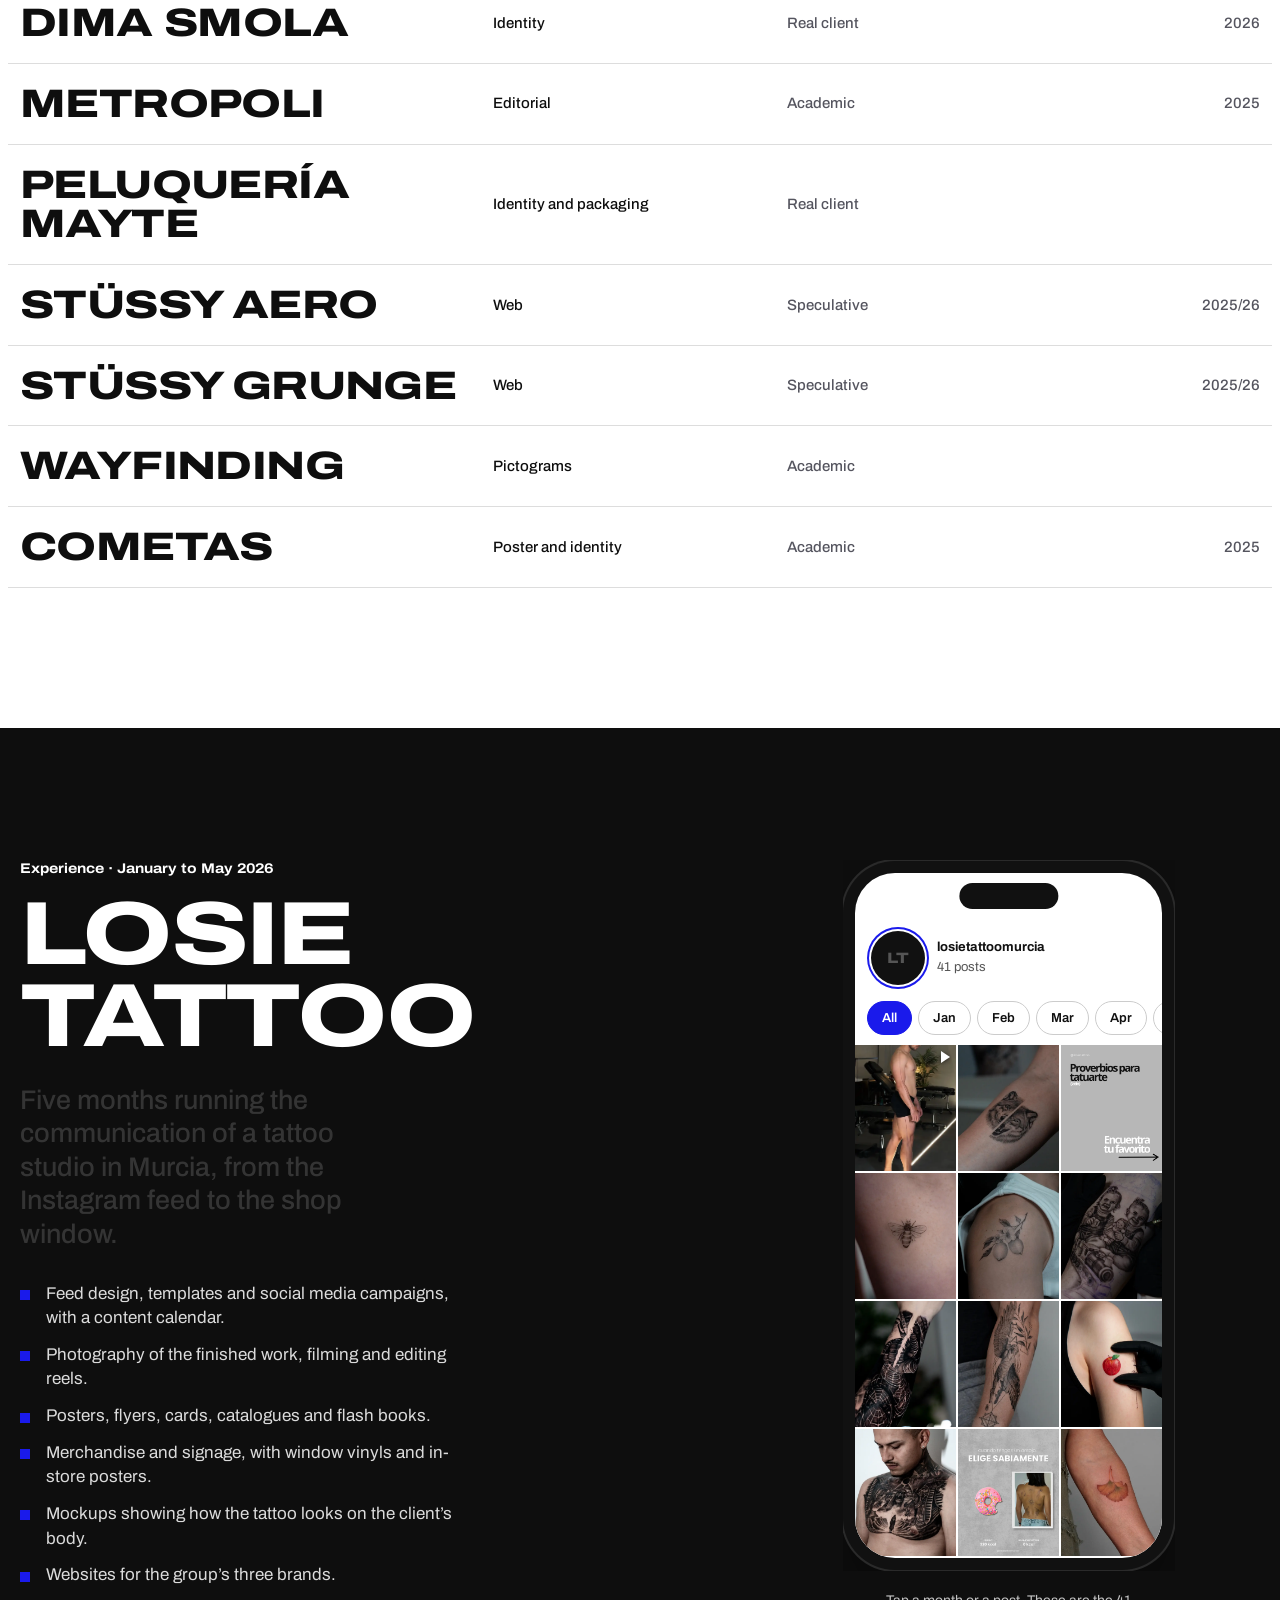
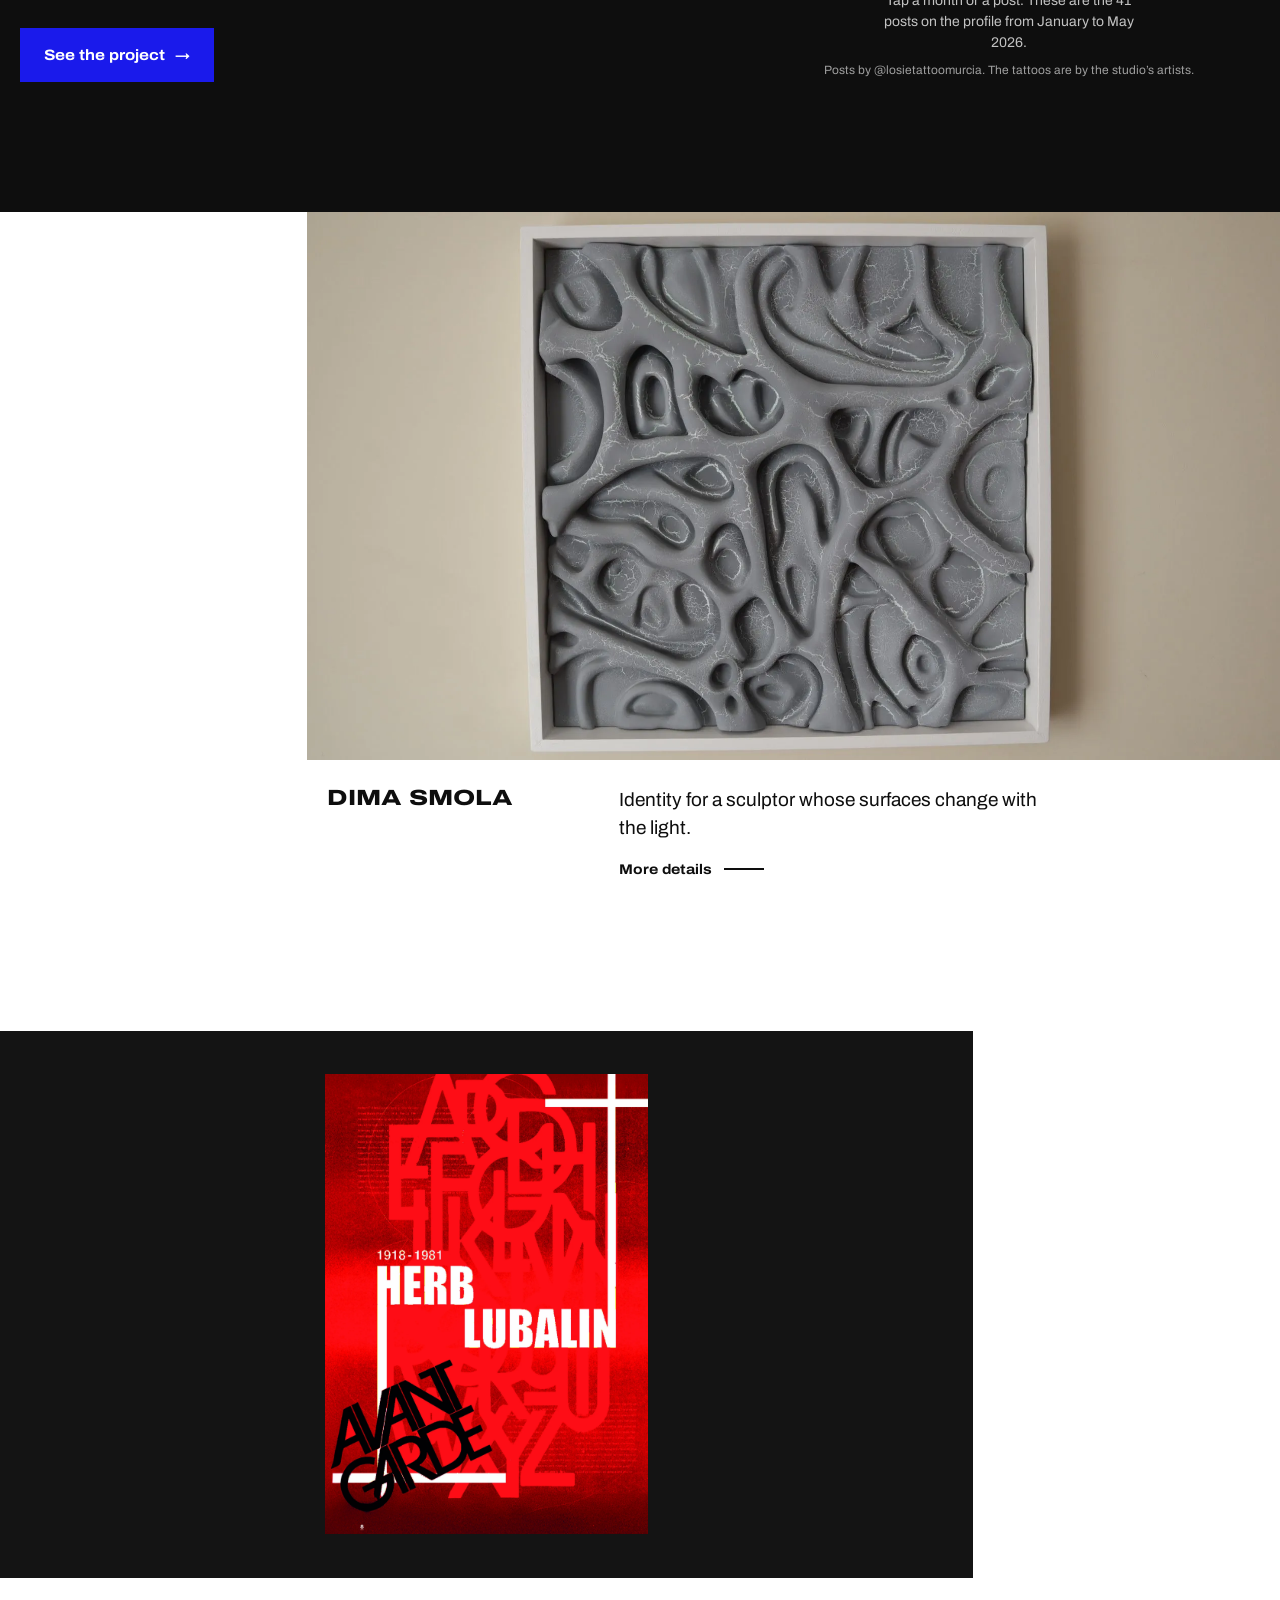
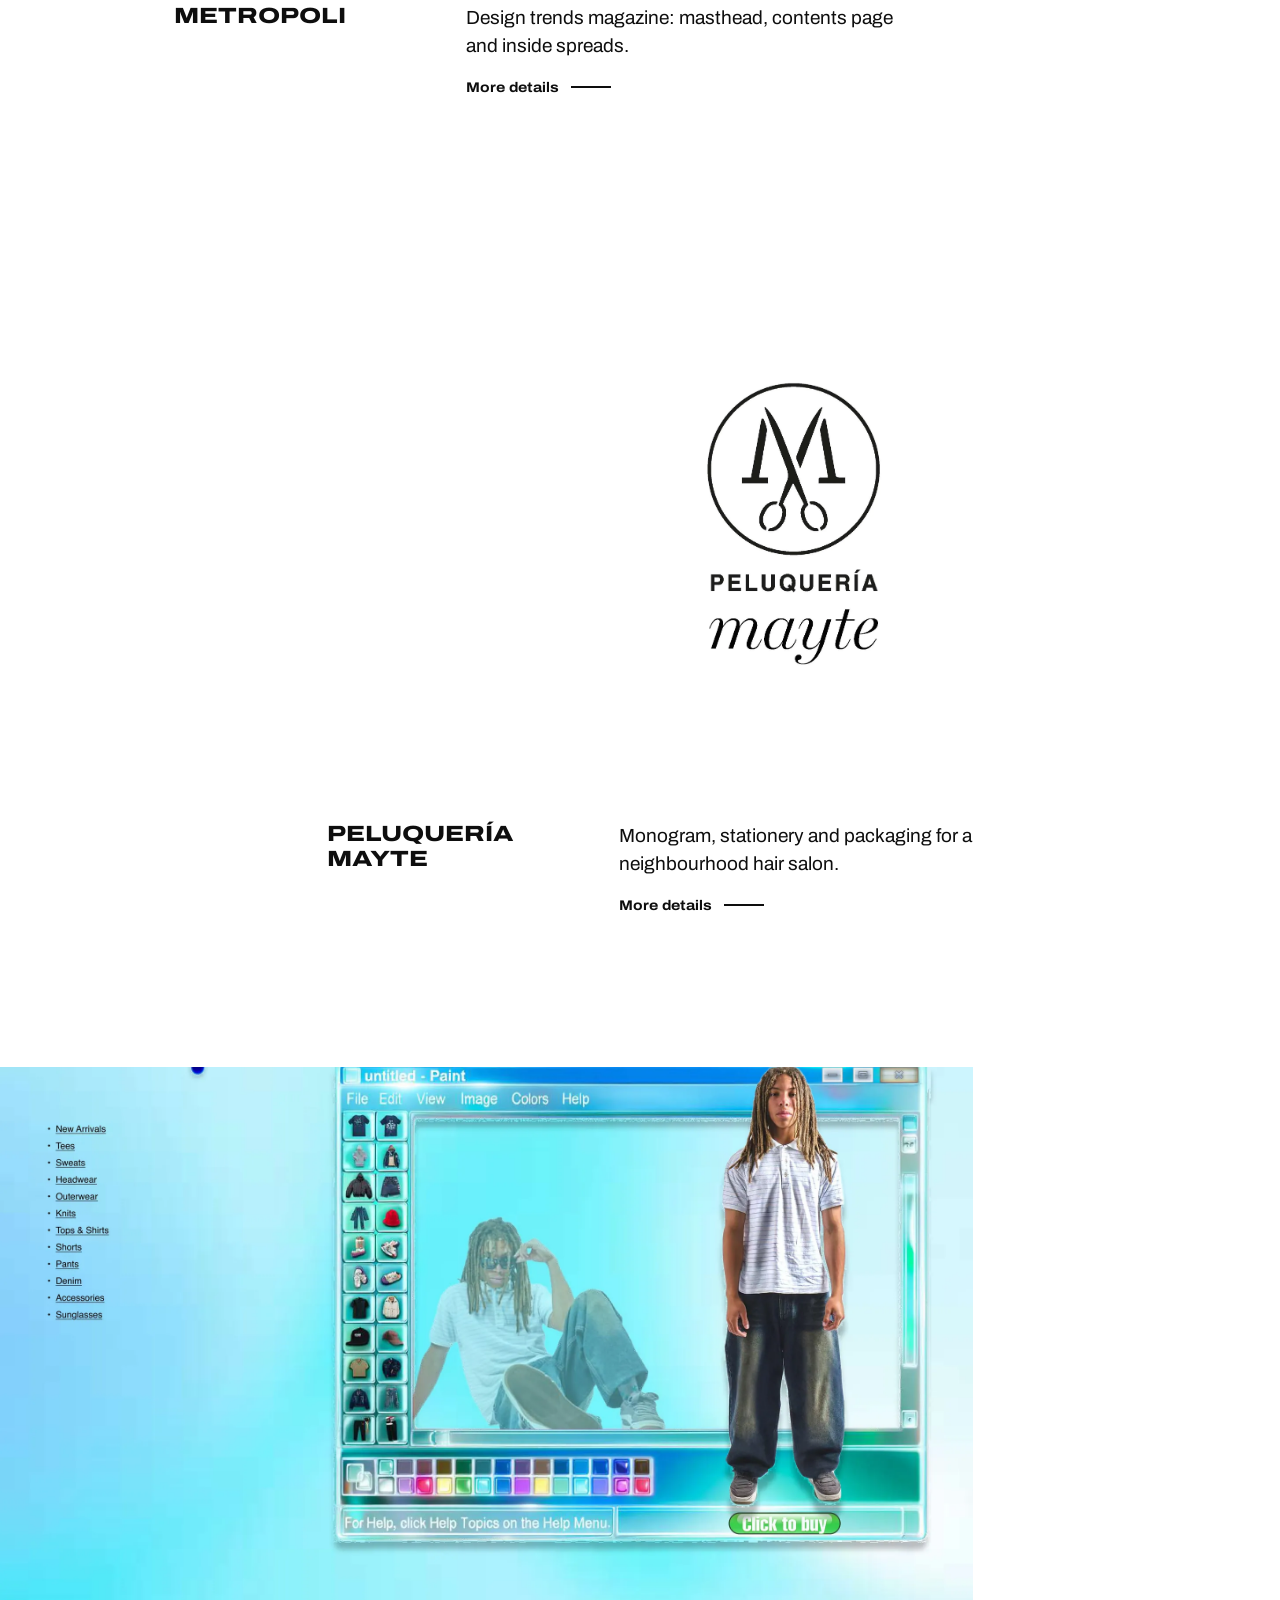
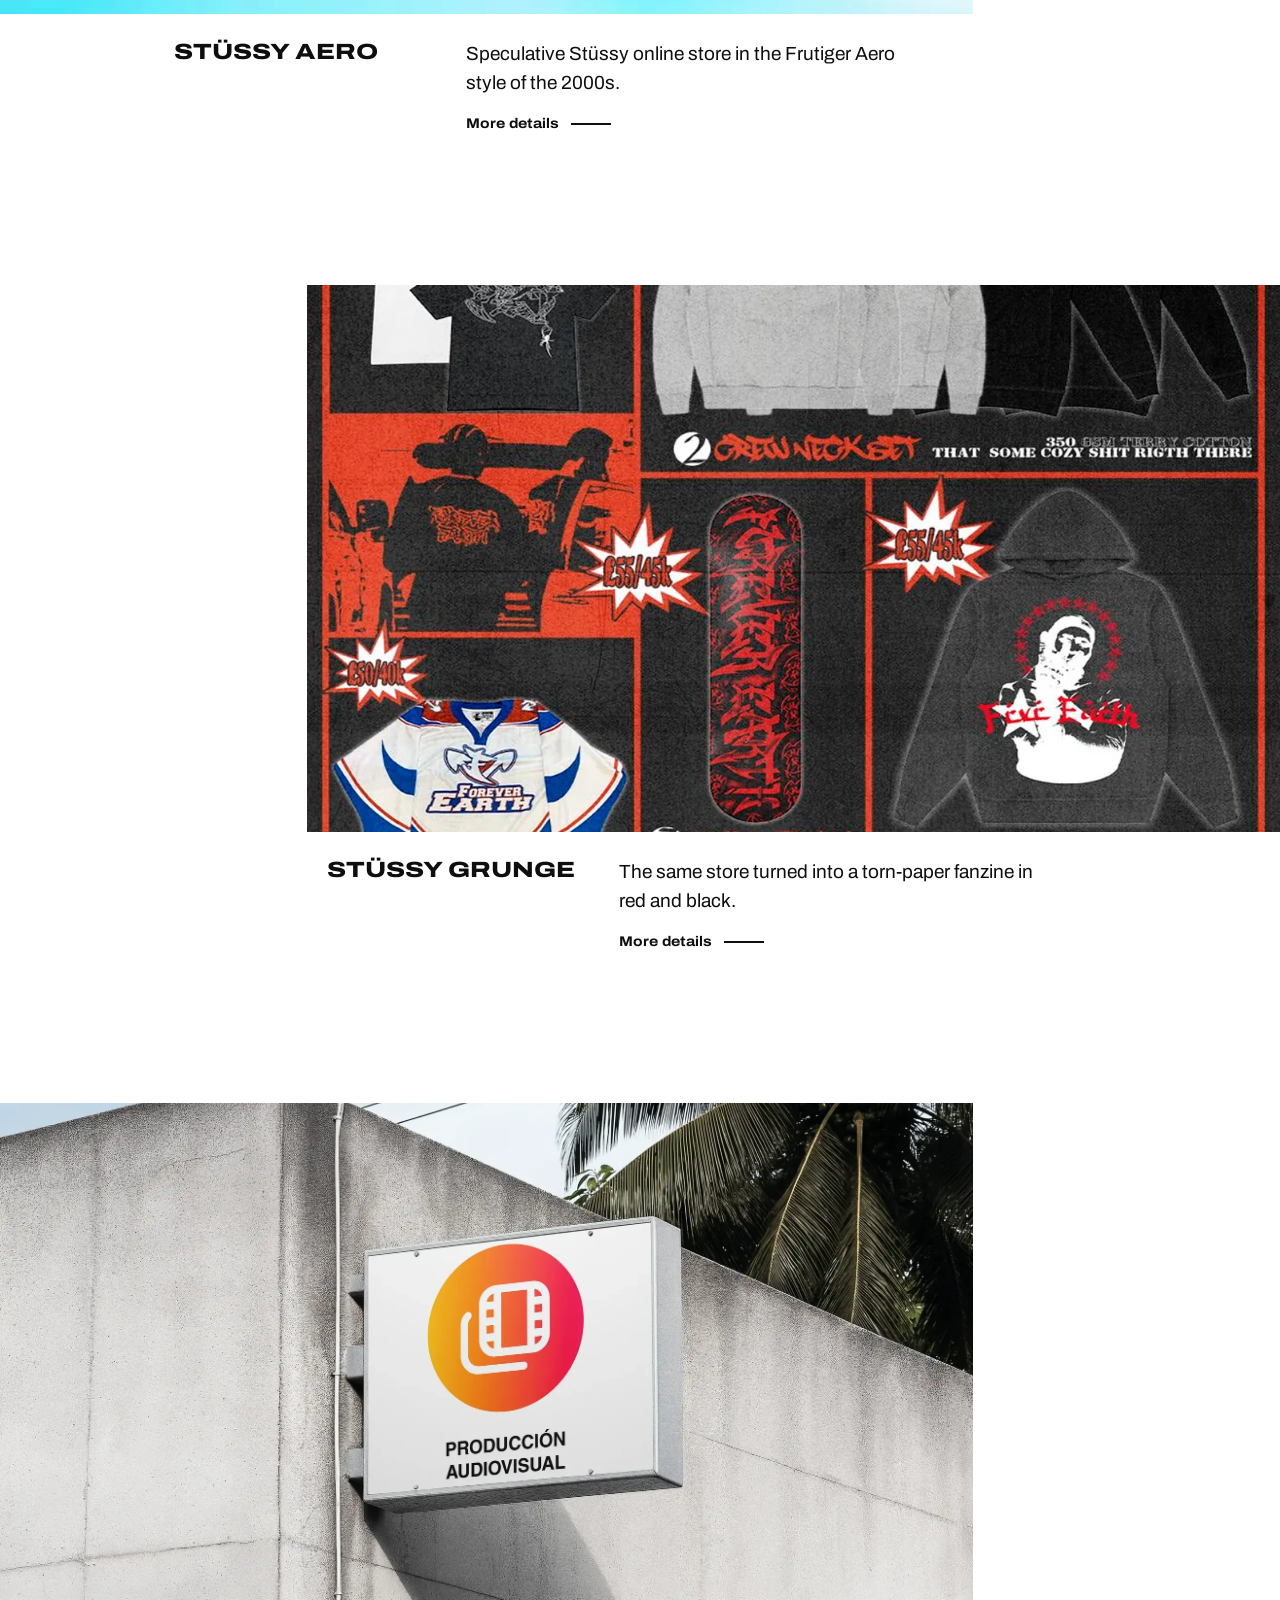
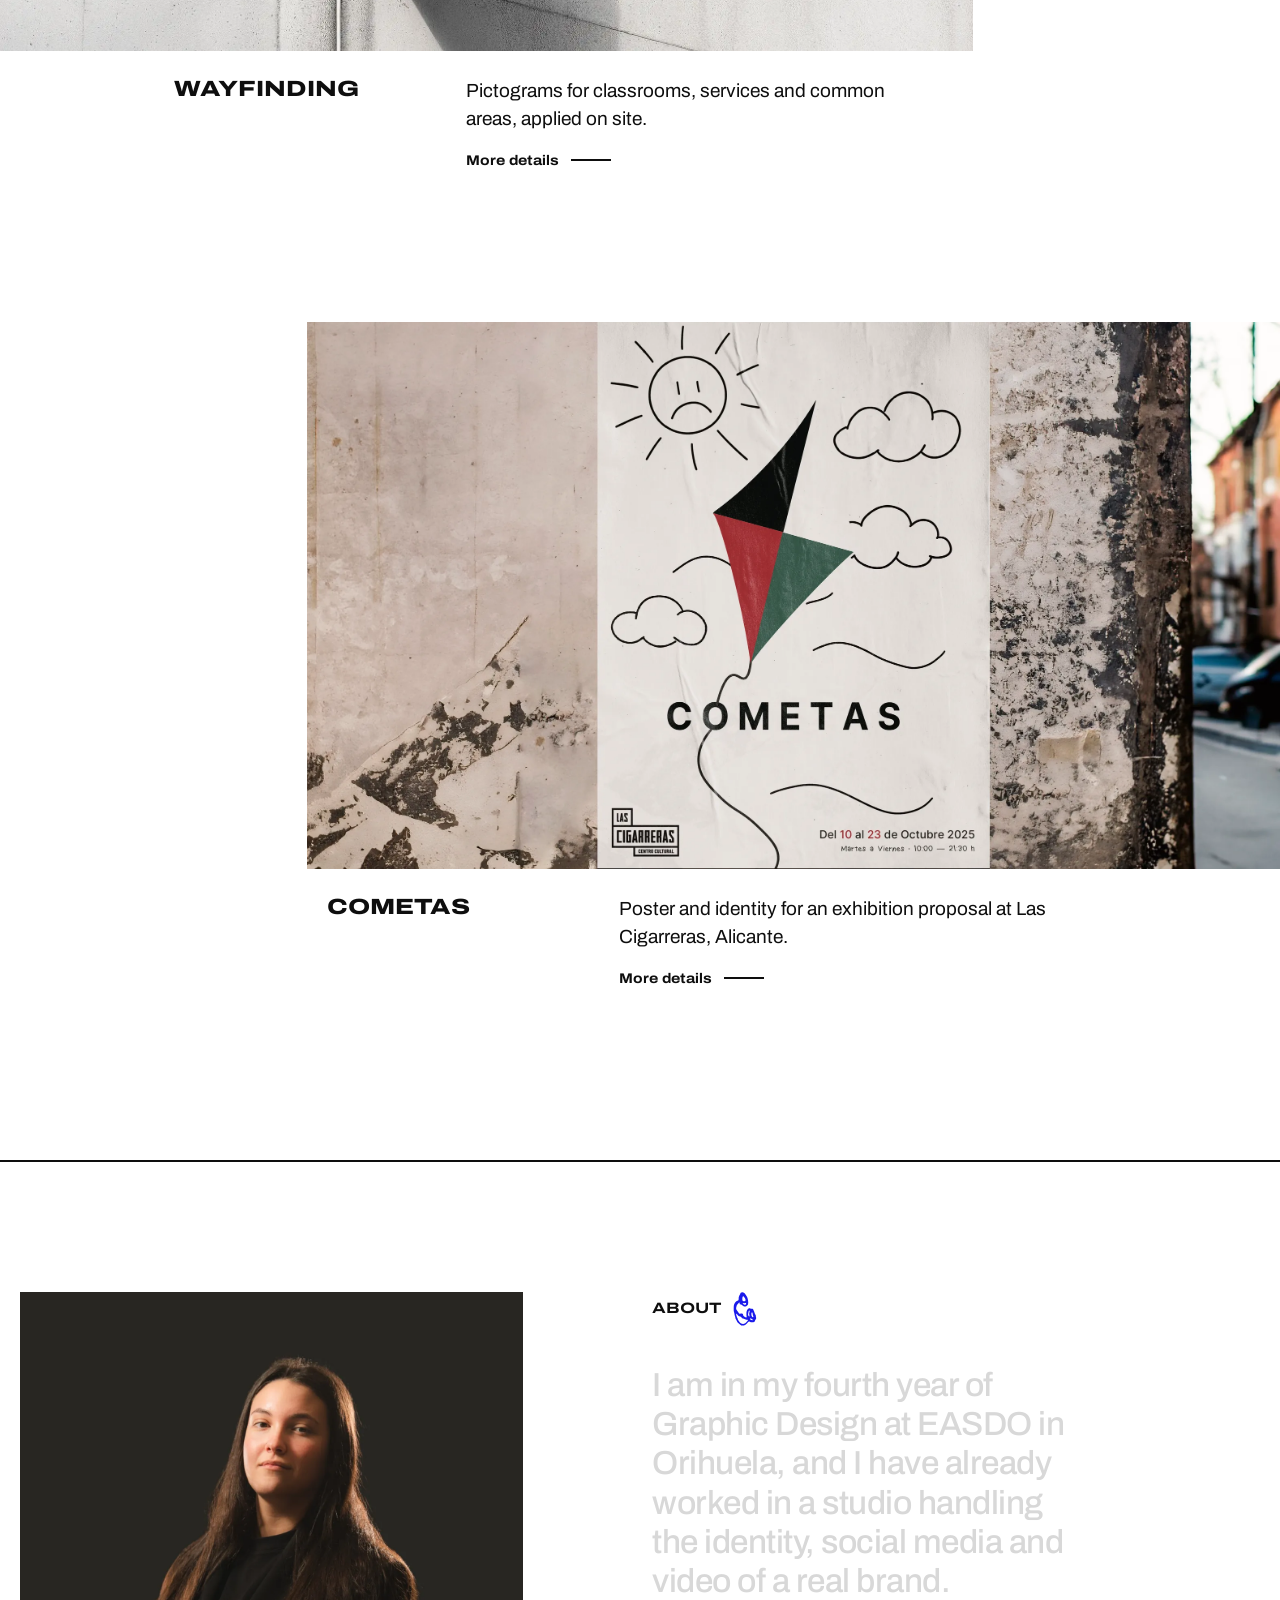
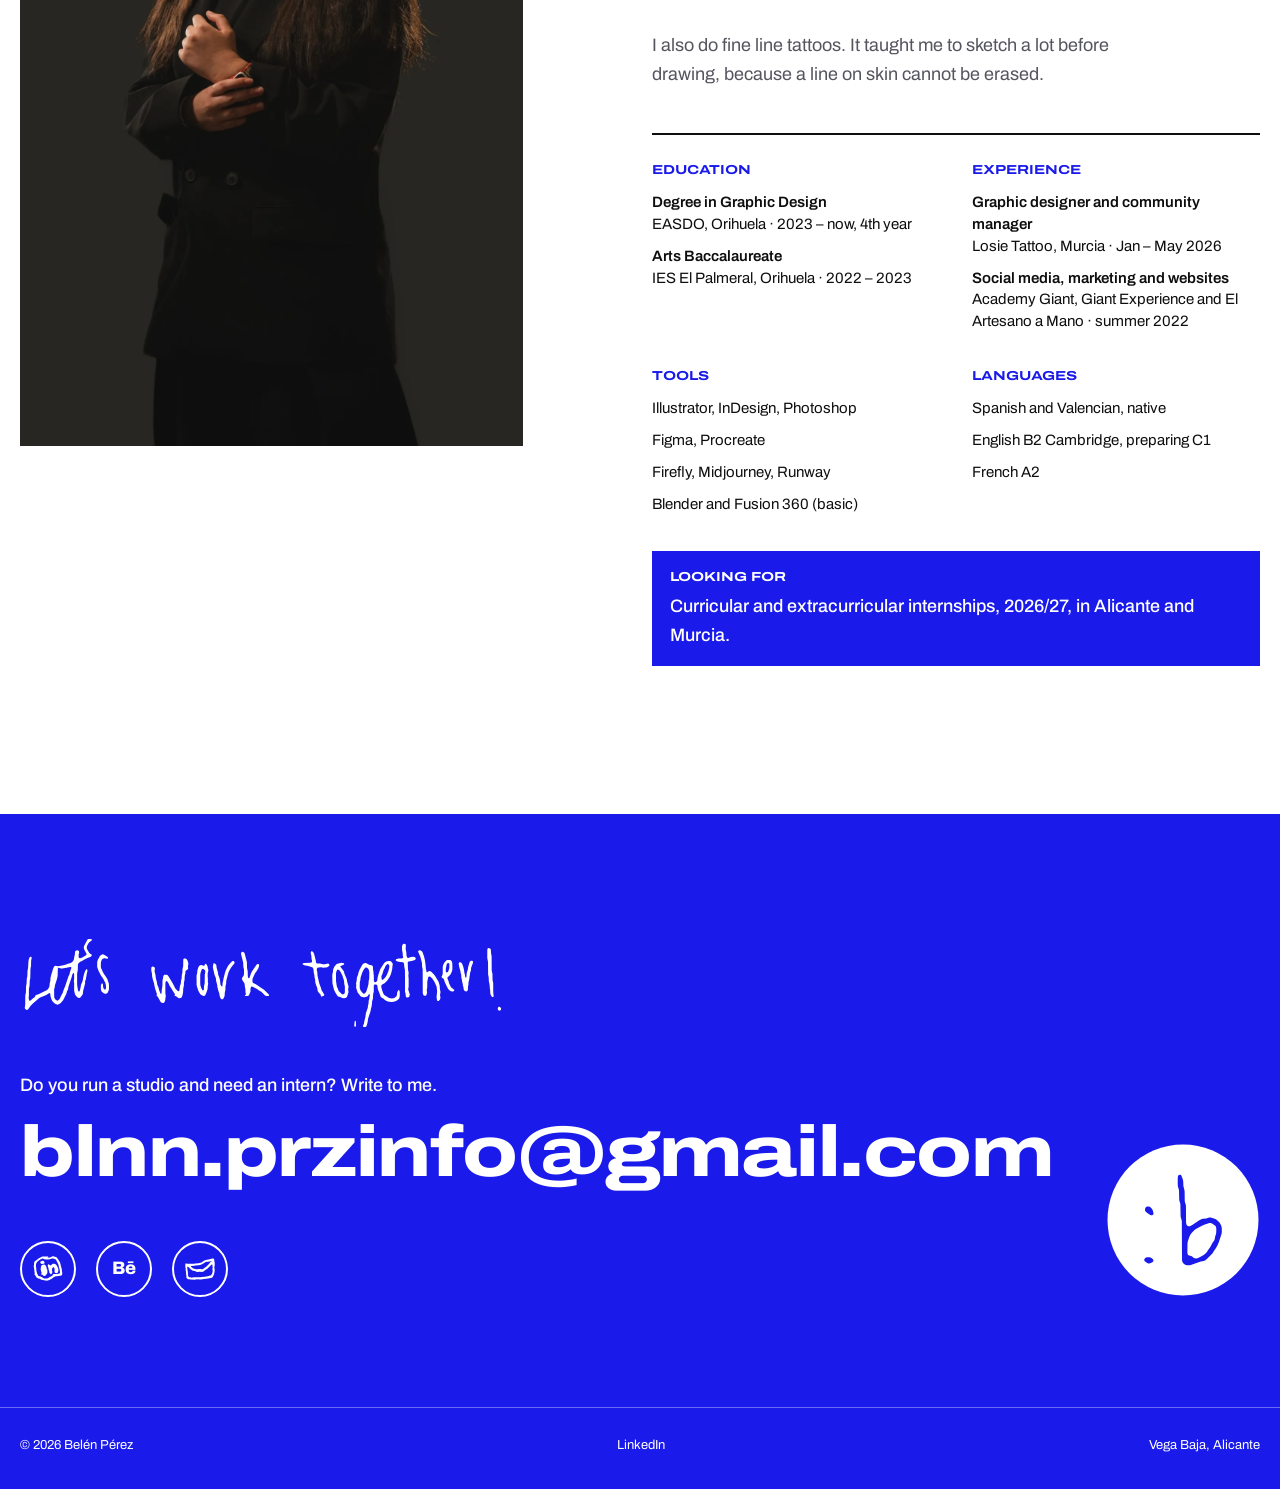
<file: en/index.html>
<!doctype html>
<html lang="en">
<meta charset="utf-8">
<meta name="viewport" content="width=device-width, initial-scale=1, viewport-fit=cover">
<title>Belén Pérez · Graphic designer in Alicante, Spain | Hola Belén</title>
<meta name="description" content="Portfolio of Belén Pérez, graphic designer in Orihuela (Alicante, Spain). Brand identity, editorial, packaging and web design. Open to internships in 2026/27.">
<!-- SEO -->
<link rel="canonical" href="https://holabelen.github.io/en/">
<link rel="alternate" hreflang="es" href="https://holabelen.github.io/">
<link rel="alternate" hreflang="en" href="https://holabelen.github.io/en/">
<link rel="alternate" hreflang="x-default" href="https://holabelen.github.io/">
<meta name="theme-color" content="#1A1AEB">
<meta name="author" content="Belén Pérez">
<meta property="og:type" content="website">
<meta property="og:site_name" content="Hola Belén">
<meta property="og:title" content="Belén Pérez · Graphic designer in Alicante, Spain | Hola Belén">
<meta property="og:description" content="Portfolio of Belén Pérez, graphic designer in Orihuela (Alicante, Spain). Brand identity, editorial, packaging and web design. Open to internships in 2026/27.">
<meta property="og:url" content="https://holabelen.github.io/en/">
<meta property="og:image" content="https://holabelen.github.io/img/og.png">
<meta property="og:image:width" content="1200">
<meta property="og:image:height" content="630">
<meta property="og:image:alt" content="Hola Belén, diseño gráfico">
<meta property="og:locale" content="en_GB">
<meta property="og:locale:alternate" content="es_ES">
<meta name="twitter:card" content="summary_large_image">
<script type="application/ld+json">{"@context": "https://schema.org", "@type": "Person", "name": "Belén Pérez", "url": "https://holabelen.github.io/en/", "image": "https://holabelen.github.io/img/belen-perez.webp", "sameAs": ["https://www.linkedin.com/in/belnprez"], "address": {"@type": "PostalAddress", "addressLocality": "Orihuela", "addressRegion": "Alicante", "addressCountry": "ES"}, "alumniOf": {"@type": "EducationalOrganization", "name": "EASDO, Escuela de Arte y Superior de Diseño de Orihuela"}, "jobTitle": "Graphic designer", "knowsAbout": ["Brand identity", "Editorial design", "Packaging", "Web design", "Wayfinding"]}</script>
<!-- /SEO -->
<link rel="icon" href="../img/marca/simbolo-azul.svg" type="image/svg+xml">
<link rel="preconnect" href="https://fonts.googleapis.com">
<link rel="preconnect" href="https://fonts.gstatic.com" crossorigin>
<link rel="stylesheet" href="https://fonts.googleapis.com/css2?family=Archivo:wdth,wght@62..125,300..900&display=swap">
<link rel="preload" href="../fonts/belen-manuscrita.woff2" as="font" type="font/woff2" crossorigin>
<link rel="stylesheet" href="../site.css">

<a class="skip" href="#trabajo">Skip to work</a>
<header class="site-head">
  <a class="brand" href="#" aria-label="Hola Belén, home"><img class="on-white" src="../img/marca/logo-azul.svg" alt="" width="339" height="160"><img class="on-blue" src="../img/marca/logo-blanco.svg" alt="" width="339" height="160"></a>
  <nav aria-label="Main"><a href="#trabajo" data-sec="trabajo">Work</a><a href="#info" data-sec="info">About</a><a href="#contacto" data-sec="contacto">Contact</a><a href="../" hreflang="es" lang="es">ES</a></nav>
</header>
<div class="leer" aria-hidden="true"></div>

<!-- ================= HOME ================= -->
<div id="home">
  <section class="saludo" aria-label="Cover">
    <div class="saludo-sticky">
      <h1 class="sr">Hello, I am Belén Pérez, graphic designer</h1>
      <div class="hero-mark" aria-hidden="true"><img class="belen" src="../img/marca/belen-blanco.svg" alt="" width="422" height="97"><span class="dg">graphic design</span></div>
      <div class="words" aria-hidden="true">
        <img class="w" src="../img/marca/hola-blanco.svg" alt="" width="374" height="180">
        <span class="w" lang="ca">Bon dia</span>
        <span class="w" lang="en">Hello</span>
        <span class="w" lang="fr">Bonjour</span>
      </div>
      <p class="langs" aria-hidden="true"><span>castellano</span><span>valencià</span><span>english</span><span>français</span></p>
      <div class="hero-intro">
        <p>I am Belén Pérez, a graphic designer in Orihuela, Spain. I make brand identities, editorial pieces and social media content.</p>
        <p class="status">Looking for an internship in Alicante or Murcia, 2026/27</p>
        <a class="btn" href="#trabajo">See work <span aria-hidden="true">↓</span></a>
      </div>
    </div>
  </section>

  <section class="index wrap" id="trabajo" aria-labelledby="t-trabajo">
    <h2 id="t-trabajo" class="sec-title">Work</h2>
    <ol>
      <li><a href="#losie-tattoo" data-img="../img/losie/24.webp"><span class="t">Losie Tattoo</span><span class="d">Social, photo and video</span><span class="k">Experience</span><span class="y">2026</span></a></li>
      <li><a href="#dima-smola" data-img="../img/dima-hero.webp"><span class="t">Dima Smola</span><span class="d">Identity</span><span class="k">Real client</span><span class="y">2026</span></a></li>
      <li><a href="#metropoli" data-img="../img/metropoli-herb-lubalin.webp"><span class="t">Metropoli</span><span class="d">Editorial</span><span class="k">Academic</span><span class="y">2025</span></a></li>
      <li><a href="#mayte" data-img="../img/mayte-papeleria.webp"><span class="t">Peluquería Mayte</span><span class="d">Identity and packaging</span><span class="k">Real client</span><span class="y"></span></a></li>
      <li><a href="#stussy-aero" data-img="../img/stussy-aero-apertura.webp"><span class="t">Stüssy Aero</span><span class="d">Web</span><span class="k">Speculative</span><span class="y">2025/26</span></a></li>
      <li><a href="#stussy-grunge" data-img="../img/stussy-grunge-productos.webp"><span class="t">Stüssy Grunge</span><span class="d">Web</span><span class="k">Speculative</span><span class="y">2025/26</span></a></li>
      <li><a href="#senaletica" data-img="../img/senaletica-fachada.webp"><span class="t">Wayfinding</span><span class="d">Pictograms</span><span class="k">Academic</span><span class="y"></span></a></li>
      <li><a href="#cometas" data-img="../img/cometas-cartel-pared.webp"><span class="t">Cometas</span><span class="d">Poster and identity</span><span class="k">Academic</span><span class="y">2025</span></a></li>
    </ol>
  </section>
  <div class="peek" aria-hidden="true"></div>

  <section class="exp" aria-labelledby="t-exp">
    <div class="wrap exp-in">
      <div class="exp-txt">
        <p class="kicker">Experience · January to May 2026</p>
        <h2 id="t-exp">Losie Tattoo</h2>
        <p class="lead" data-revela>Five months running the communication of a tattoo studio in Murcia, from the Instagram feed to the shop window.</p>
        <ul class="ticks"><li>Feed design, templates and social media campaigns, with a content calendar.</li><li>Photography of the finished work, filming and editing reels.</li><li>Posters, flyers, cards, catalogues and flash books.</li><li>Merchandise and signage, with window vinyls and in-store posters.</li><li>Mockups showing how the tattoo looks on the client’s body.</li><li>Websites for the group’s three brands.</li></ul>
        <a class="btn" href="#losie-tattoo">See the project <span aria-hidden="true">→</span></a>
      </div>
      <div class="exp-phone">
        <figure class="phone " data-feed="../img/losie/" aria-label="Interactive phone with the Losie Tattoo Murcia Instagram profile">
        <div class="ph-frame"><div class="ph-screen">
          <div class="ph-top"><span class="ph-avatar" aria-hidden="true">LT</span><div><b>losietattoomurcia</b><span><span class="ph-count">41</span> posts</span></div></div>
        </div></div>
      </figure>
        <p class="help">Tap a month or a post. These are the 41 posts on the profile from January to May 2026.</p>
        <p class="credit">Posts by @losietattoomurcia. The tattoos are by the studio’s artists.</p>
      </div>
    </div>
  </section>

  <section class="work" aria-label="Featured projects">
    <a class="proj right" href="#dima-smola">
      <figure data-cta="See project"><img src="../img/dima-hero.webp" alt="Grey sculptural relief by Dima Smola"></figure>
      <div class="cap"><h3>Dima Smola</h3><div><p>Identity for a sculptor whose surfaces change with the light.</p><span class="more">More details</span></div></div>
    </a>
    <a class="proj left" href="#metropoli">
      <figure data-cta="See project" class="panel" style="background:#141414"><img src="../img/metropoli-herb-lubalin.webp" alt="Opening page on Herb Lubalin in Metropoli magazine" loading="lazy"></figure>
      <div class="cap"><h3>Metropoli</h3><div><p>Design trends magazine: masthead, contents page and inside spreads.</p><span class="more">More details</span></div></div>
    </a>
    <a class="proj right" href="#mayte">
      <figure data-cta="See project" class="panel" style="background:#FFFFFF"><img src="../img/mayte-monograma.webp" alt="Peluquería Mayte monogram, an M made from a pair of scissors" loading="lazy"></figure>
      <div class="cap"><h3>Peluquería Mayte</h3><div><p>Monogram, stationery and packaging for a neighbourhood hair salon.</p><span class="more">More details</span></div></div>
    </a>
    <a class="proj left" href="#stussy-aero">
      <figure data-cta="See project"><img src="../img/stussy-aero-apertura.webp" alt="Aero direction of the Stüssy store, with a system window and bubbles" style="object-position:50% 25%" loading="lazy"></figure>
      <div class="cap"><h3>Stüssy Aero</h3><div><p>Speculative Stüssy online store in the Frutiger Aero style of the 2000s.</p><span class="more">More details</span></div></div>
    </a>
    <a class="proj right" href="#stussy-grunge">
      <figure data-cta="See project"><img src="../img/stussy-grunge-productos.webp" alt="Red and black product collage for the Grunge direction" style="object-position:50% 30%" loading="lazy"></figure>
      <div class="cap"><h3>Stüssy Grunge</h3><div><p>The same store turned into a torn-paper fanzine in red and black.</p><span class="more">More details</span></div></div>
    </a>
    <a class="proj left" href="#senaletica">
      <figure data-cta="See project"><img src="../img/senaletica-fachada.webp" alt="Audiovisual production projecting sign on a concrete façade" loading="lazy"></figure>
      <div class="cap"><h3>Wayfinding</h3><div><p>Pictograms for classrooms, services and common areas, applied on site.</p><span class="more">More details</span></div></div>
    </a>
    <a class="proj right" href="#cometas">
      <figure data-cta="See project"><img src="../img/cometas-cartel-pared.webp" alt="Cometas poster pasted on a peeling wall" loading="lazy"></figure>
      <div class="cap"><h3>Cometas</h3><div><p>Poster and identity for an exhibition proposal at Las Cigarreras, Alicante.</p><span class="more">More details</span></div></div>
    </a>
  </section>

  <section class="info wrap" id="info">
    <figure class="me"><img src="../img/belen-perez.webp" alt="Portrait of Belén Pérez in a black blazer against a dark background" width="1334" height="2000" loading="lazy"></figure>
    <div class="about">
      <h2>About <img class="cara" src="../img/marca/mano-cara-azul.svg" alt="" width="23" height="34" aria-hidden="true"></h2>
      <p class="big" data-revela>I am in my fourth year of Graphic Design at EASDO in Orihuela, and I have already worked in a studio handling the identity, social media and video of a real brand.</p>
      <p>I also do fine line tattoos. It taught me to sketch a lot before drawing, because a line on skin cannot be erased.</p>
      <div class="cv"><div class="col"><h3>Education</h3><ul><li><b>Degree in Graphic Design</b>EASDO, Orihuela · 2023 – now, 4th year</li><li><b>Arts Baccalaureate</b>IES El Palmeral, Orihuela · 2022 – 2023</li></ul></div><div class="col"><h3>Experience</h3><ul><li><b>Graphic designer and community manager</b>Losie Tattoo, Murcia · Jan – May 2026</li><li><b>Social media, marketing and websites</b>Academy Giant, Giant Experience and El Artesano a Mano · summer 2022</li></ul></div><div class="col"><h3>Tools</h3><ul><li>Illustrator, InDesign, Photoshop</li><li>Figma, Procreate</li><li>Firefly, Midjourney, Runway</li><li>Blender and Fusion 360 (basic)</li></ul></div><div class="col"><h3>Languages</h3><ul><li>Spanish and Valencian, native</li><li>English B2 Cambridge, preparing C1</li><li>French A2</li></ul></div></div>
      <p class="busco"><b>Looking for</b>Curricular and extracurricular internships, 2026/27, in Alicante and Murcia.</p>
    </div>
  </section>

  <section class="contact" id="contacto">
    <div class="wrap">
      <img class="mano" src="../img/marca/mano-work-blanco.svg" alt="Let's work together!" width="265" height="53">
      <p>Do you run a studio and need an intern? Write to me.</p>
      <a class="mail" href="mailto:blnn.przinfo@gmail.com">blnn.przinfo@gmail.com</a>
      <ul class="social" aria-label="Contact">
        <li><a href="https://www.linkedin.com/in/belnprez"><img src="../img/marca/mano-in-blanco.svg" alt="LinkedIn" width="31" height="26"></a></li>
        <li><a href="https://www.behance.net/belnprez11" class="be" aria-label="Behance">Bē</a></li>
        <li><a href="mailto:blnn.przinfo@gmail.com"><img src="../img/marca/mano-sobre-blanco.svg" alt="Email" width="31" height="22"></a></li>
      </ul>
      <img class="simbolo" src="../img/marca/simbolo-blanco.svg" alt="" width="153" height="153" aria-hidden="true">
    </div>
    <footer class="wrap"><span>© 2026 Belén Pérez</span><a href="https://www.linkedin.com/in/belnprez">LinkedIn</a><span>Vega Baja, Alicante</span></footer>
  </section>
</div>

<!-- ================= PROYECTO: LOSIE TATTOO ================= -->
<div id="losie-tattoo" class="case" hidden>
  <section class="open two" aria-label="Project opening">
    <img src="../img/losie/01.webp" alt="Tattoo of two dogs on an arm, photographed for the feed">
    <img src="../img/losie/25.webp" alt="Carousel reading Encuentra la raza de tu perro">
    <span class="corner bl">Losie Tattoo</span>
    <span class="corner br">social · photo · video · 2026</span>
  </section>

  <header class="case-head wrap">
    <h1>Losie Tattoo</h1>
    <dl class="meta" aria-label="Project details"><div><dt>Type</dt><dd>Studio experience</dd></div><div><dt>Role</dt><dd>Graphic designer and community manager</dd></div><div><dt>Dates</dt><dd>January to May 2026</dd></div><div><dt>Place</dt><dd>Murcia, Spain</dd></div></dl>
  </header>

  <section class="case-text wrap">
    <p class="lead" data-revela>For five months I looked after the Losie Tattoo image on every front, from the phone screen to the shop window.</p>
    <div class="body">
      <p>My daily work was the Instagram profile. I designed the carousel templates, photographed the finished tattoos, filmed and edited the reels and kept the calendar so the feed had a steady rhythm.</p>
      <p>Beyond social media I made posters, flyers, cards, catalogues and flash books, the merchandise and the window vinyls. I also prepared mockups so each client could see their tattoo on their body before getting it, and built the websites for the group’s three brands.</p>
      <p class="credit">Posts by @losietattoomurcia. The tattoos are by the studio’s artists.</p>
    </div>
  </section>

  <section class="plates" aria-label="Project images">
    <div class="plate phone-plate">
      <figure class="phone big" data-feed="../img/losie/" aria-label="Interactive phone with the Losie Tattoo Murcia Instagram profile">
        <div class="ph-frame"><div class="ph-screen">
          <div class="ph-top"><span class="ph-avatar" aria-hidden="true">LT</span><div><b>losietattoomurcia</b><span><span class="ph-count">41</span> posts</span></div></div>
        </div></div>
      </figure>
      <p class="help">Tap a month or a post. These are the 41 posts on the profile from January to May 2026.</p>
    </div>
    <div class="quad sq">
      <img src="../img/losie/02.webp" alt="Carousel No es el tatuaje, es lo que representa" loading="lazy">
      <img src="../img/losie/17.webp" alt="Carousel Nuestras peores reseñas" loading="lazy">
      <img src="../img/losie/22.webp" alt="Carousel No todos los tatuajes en la espalda quedan así de bien" loading="lazy">
      <img src="../img/losie/39.webp" alt="Carousel Proverbios para tatuarte" loading="lazy">
    </div>
    <div class="duo">
      <img src="../img/losie/07.webp" alt="Reel cover Verdad o mito" loading="lazy" style="object-position:50% 30%">
      <img src="../img/losie/10.webp" alt="Reel cover Resultado tattoo" loading="lazy" style="object-position:50% 30%">
    </div>
    <div class="duo">
      <img src="../img/losie/24.webp" alt="Realistic sleeve tattoo on an arm" loading="lazy">
      <img src="../img/losie/32.webp" alt="Realistic chest tattoo" loading="lazy">
    </div>
  </section>

  <a class="next" href="#dima-smola"><span class="wrap"><span>Next project</span><b>Dima Smola</b></span></a>
  <footer class="wrap"><span>© 2026 Belén Pérez</span><a href="#info">About</a><span>Vega Baja, Alicante</span></footer>
</div>

<!-- ================= PROYECTO: DIMA SMOLA ================= -->
<div id="dima-smola" class="case" hidden>
  <section class="open two" aria-label="Project opening">
    <img src="../img/dima-hero.webp" alt="Sinapsis relief hanging on a wall" style="object-position:40% 50%">
    <img src="../img/dima-violeta.webp" alt="Detail of Colapso, violet chameleon">
    <span class="corner bl">Dima Smola</span>
    <span class="corner br">identity · 2026</span>
  </section>

  <header class="case-head wrap">
    <h1>Dima Smola</h1>
    <dl class="meta" aria-label="Project details"><div><dt>Type</dt><dd>Real client</dd></div><div><dt>Disciplines</dt><dd>Identity, stationery and web</dd></div><div><dt>Year</dt><dd>2026</dd></div><div><dt>Role</dt><dd>Whole project, solo</dd></div></dl>
  </header>

  <section class="case-text wrap">
    <p class="lead" data-revela>His reliefs change depending on how the light hits them. The brand had to step aside so it would not compete with them.</p>
    <div class="body">
        <p>His competitors sell themselves as decor, with classic serifs and sand tones. I positioned him as an artist: the descriptor "Sculptural Surfaces", the claim "Shaped by light" and a mineral palette with no accent colour, because the work already brings the colour.</p>
        <p>The D seal comes from a hand sketch. I turned it into a system: signature, seal, a 25-page brand manual, an embossed business card, a certificate of authenticity, a website and Instagram templates.</p>
      <p class="credit">Real client · Whole project done solo · Artwork photography: Dima Smola</p>
    </div>
  </section>

  <section class="plates" aria-label="Project images">
    <div class="plate"><img src="../img/dima-logos.webp" alt="Logo system"></div>
    <div class="plate"><img src="../img/dima-origen.webp" alt="From pencil sketch to the D seal"></div>
    <div class="quad">
      <img src="../img/dima-sinapsis.webp" alt="Detail of Sinapsis">
      <img src="../img/dima-cobre.webp" alt="Detail of the copper piece">
      <img src="../img/dima-duna.webp" alt="Detail of Duna">
      <img src="../img/dima-violeta.webp" alt="Detail of Colapso">
    </div>
    <div class="plate"><img src="../img/dima-paleta.webp" alt="Mineral palette"></div>
    <div class="duo">
      <img src="../img/dima-tarjeta.webp" alt="Business card" style="aspect-ratio:auto;height:auto">
      <img src="../img/dima-certificado.webp" alt="Certificate and labels" style="aspect-ratio:auto;height:auto">
    </div>
    <div class="plate"><img src="../img/dima-web.webp" alt="Dima Smola website"></div>
    <div class="plate"><img src="../img/dima-instagram.webp" alt="Instagram templates"></div>
  </section>

  <a class="next" href="#metropoli"><span class="wrap"><span>Next project</span><b>Metropoli</b></span></a>
  <footer class="wrap"><span>© 2026 Belén Pérez</span><a href="#info">About</a><span>Vega Baja, Alicante</span></footer>
</div>

<!-- ================= PROYECTO: METROPOLI ================= -->
<div id="metropoli" class="case" hidden>
  <section class="open two" aria-label="Project opening">
    <img src="../img/metropoli-apertura.webp" alt="Red-toned photo of a kiss, from the Lubalin and Ginzburg feature">
    <img src="../img/metropoli-herb-lubalin.webp" alt="Herb Lubalin opening page with overlapping Avant Garde letters" style="object-position:50% 40%">
    <span class="corner bl">Metropoli</span>
    <span class="corner br">editorial · 2025</span>
  </section>

  <header class="case-head wrap">
    <h1>Metropoli</h1>
    <dl class="meta" aria-label="Project details"><div><dt>Type</dt><dd>Academic</dd></div><div><dt>Disciplines</dt><dd>Editorial design</dd></div><div><dt>Year</dt><dd>2025</dd></div><div><dt>Role</dt><dd>Solo</dd></div></dl>
  </header>

  <section class="case-text wrap">
    <p class="lead" data-revela>A design trends magazine whose inside pages are about Herb Lubalin and David Carson, each laid out by his own rules.</p>
    <div class="body">
        <p>I designed the masthead, the contents page and the inside pages. The contents page is seven quarter circles turning across the spread, one per section, in red and black. I also made a two-colour version.</p>
        <p>The inside pages change register depending on who they are about. The Lubalin and Ginzburg pages go through Eros, Fact, Avant Garde and Moneysworth with tight headlines and overlapping letters. The Carson pages break the grid and dirty the image, the way he did in Ray Gun.</p>
      <p class="credit">Solo academic project · May 2025 · Texts written by me · Archive images from the magazines mentioned</p>
    </div>
  </section>

  <section class="plates" aria-label="Project images">
    <div class="plate"><img src="../img/metropoli-sumario.webp" alt="Contents spread with seven red quarter circles" loading="lazy"></div>
    <div class="duo pages">
      <img src="../img/metropoli-herb-lubalin.webp" alt="Opening of the Herb Lubalin feature" loading="lazy">
      <img src="../img/metropoli-lubalin-ginzburg.webp" alt="Page on the Lubalin and Ginzburg collaboration" loading="lazy">
    </div>
    <div class="duo pages">
      <img src="../img/metropoli-eros.webp" alt="Page on Eros magazine, 1962" loading="lazy">
      <img src="../img/metropoli-fact.webp" alt="Page on Fact and Avant Garde magazines with torn paper" loading="lazy">
    </div>
    <div class="duo pages">
      <img src="../img/metropoli-moneysworth.webp" alt="Page on Moneysworth magazine" loading="lazy">
      <img src="../img/metropoli-avant-garde.webp" alt="Page on Lubalin's work for Avant Garde" loading="lazy">
    </div>
    <div class="duo pages">
      <img src="../img/metropoli-carson.webp" alt="Page on David Carson with Ray Gun covers" loading="lazy">
      <img src="../img/metropoli-carson-legado.webp" alt="Red page on David Carson's legacy" loading="lazy">
    </div>
    <div class="plate"><img src="../img/metropoli-mockup.webp" alt="Printed spread with the Diseño en transformación text and the colour contents page" loading="lazy"></div>
  </section>

  <a class="next" href="#mayte"><span class="wrap"><span>Next project</span><b>Peluquería Mayte</b></span></a>
  <footer class="wrap"><span>© 2026 Belén Pérez</span><a href="#info">About</a><span>Vega Baja, Alicante</span></footer>
</div>

<!-- ================= PROYECTO: PELUQUERÍA MAYTE ================= -->
<div id="mayte" class="case" hidden>
  <section class="open two" aria-label="Project opening">
    <img src="../img/mayte-melena.webp" alt="Drawn yellow hair ending in magenta lips" style="object-position:50% 70%">
    <img src="../img/mayte-caja-qr.webp" alt="Yellow Peluquería Mayte box with a QR code, photographed against a wall">
    <span class="corner bl">Peluquería Mayte</span>
    <span class="corner br">identity · packaging</span>
  </section>

  <header class="case-head wrap">
    <h1>Peluquería Mayte</h1>
    <dl class="meta" aria-label="Project details"><div><dt>Type</dt><dd>Real client</dd></div><div><dt>Disciplines</dt><dd>Identity, packaging and social media</dd></div></dl>
  </header>

  <section class="case-text wrap">
    <p class="lead" data-revela>The monogram joins the M of Mayte with a pair of open scissors. Everything else is painted yellow and magenta.</p>
    <div class="body">
        <p>I wanted a mark that worked small, on a card or on the side of a box. The legs of the M are the blades of the scissors. It comes with two flat colours and a drawn head of hair that ends in a pair of lips.</p>
        <p>With those pieces I built the full stationery set, with letterheads, envelopes and business cards, die-cut boxes for products that I made and photographed, social media posts and a street poster.</p>
      <p class="credit">Real client · Model photos in social posts and street poster: stock images</p>
    </div>
  </section>

  <section class="plates" aria-label="Project images">
    <div class="duo pages">
      <img src="../img/mayte-monograma.webp" alt="Black monogram with the Peluquería Mayte name" loading="lazy">
      <img src="../img/mayte-carta-diagonal.webp" alt="Sheet with yellow diagonal stripes and the monogram" loading="lazy">
    </div>
    <div class="plate"><img src="../img/mayte-papeleria.webp" alt="Mockup of the Peluquería Mayte folder, cards and envelope" loading="lazy"></div>
    <div class="duo pages">
      <img src="../img/mayte-carta.webp" alt="Letterhead with the yellow hair" loading="lazy">
      <img src="../img/mayte-melena.webp" alt="Sheet with the yellow hair and magenta lips" loading="lazy">
    </div>
    <div class="duo pages">
      <img src="../img/mayte-tarjeta-logo.webp" alt="Business card, logo side" loading="lazy">
      <img src="../img/mayte-tarjeta-datos.webp" alt="Business card, contact side" loading="lazy">
    </div>
    <div class="duo pages">
      <img src="../img/mayte-sobre-magenta.webp" alt="Unfolded magenta envelope" loading="lazy">
      <img src="../img/mayte-sobre-amarillo.webp" alt="Unfolded yellow envelope" loading="lazy">
    </div>
    <div class="duo">
      <img src="../img/mayte-envase.webp" alt="Tall package with the hair and lips" loading="lazy">
      <img src="../img/mayte-bloom.webp" alt="Bloom Hair product box" loading="lazy">
    </div>
    <div class="duo">
      <img src="../img/mayte-caja-lateral.webp" alt="Side of a box with the salon details" loading="lazy">
      <img src="../img/mayte-hexagonal.webp" alt="Yellow and white hexagonal package" loading="lazy">
    </div>
    <div class="duo">
      <img src="../img/mayte-carrusel-logo.webp" alt="Instagram post with the logo in magenta" loading="lazy">
      <img src="../img/mayte-carrusel-tijeras.webp" alt="Instagram post with scissors cutting hair" loading="lazy">
    </div>
    <div class="plate"><img src="../img/mayte-mupi.webp" alt="Street poster with the Tu belleza, nuestra pasión campaign" loading="lazy"></div>
  </section>

  <a class="next" href="#stussy-aero"><span class="wrap"><span>Next project</span><b>Stüssy Aero</b></span></a>
  <footer class="wrap"><span>© 2026 Belén Pérez</span><a href="#info">About</a><span>Vega Baja, Alicante</span></footer>
</div>

<!-- ================= PROYECTO: STÜSSY AERO ================= -->
<div id="stussy-aero" class="case" hidden>
  <section class="open two" aria-label="Project opening">
    <img src="../img/stussy-aero-apertura.webp" alt="Aero direction: website with a turquoise sky, system window and glass bubbles" style="object-position:50% 20%">
    <img src="../img/stussy-burbuja-chaqueta.webp" alt="Varsity jacket inside a glass bubble">
    <span class="corner bl">Stüssy Aero</span>
    <span class="corner br">web · speculative project</span>
  </section>

  <header class="case-head wrap">
    <h1>Stüssy Aero</h1>
    <p class="tag">Speculative project</p>
    <dl class="meta" aria-label="Project details"><div><dt>Type</dt><dd>Speculative</dd></div><div><dt>Disciplines</dt><dd>Web design</dd></div><div><dt>Year</dt><dd>2025/26</dd></div><div><dt>Style</dt><dd>Frutiger Aero</dd></div></dl>
  </header>

  <section class="case-text wrap">
    <p class="lead" data-revela>The Stüssy online store turned into an early-2000s computer desktop, with a turquoise sky and products inside bubbles.</p>
    <div class="body">
      <p>This direction comes from Frutiger Aero, the optimistic look of the interfaces of those years. I studied the 2008 Disney Channel website and the 2007 Windows Vista site and kept their glossy gradients, reflections and organic shapes.</p>
      <p>The background is light turquoise and the buttons use fuchsia, red, green and blue with a glossy finish. Products float in bubbles you pop to open the product page. Underneath, the page is organised in modules, just like the Grunge version.</p>
      <p class="credit">Speculative project, not commissioned by or affiliated with the brand · Moodboard with third-party references · Product and model photos: Stüssy</p>
    </div>
  </section>

  <section class="plates" aria-label="Project images">
    <div class="plate"><img src="../img/stussy-aero-moodboard.webp" alt="Frutiger Aero moodboard with gradients, bubbles and 2000s screens" loading="lazy"></div>
    <div class="plate"><img src="../img/stussy-aero-wireframe.webp" alt="Wireframe of the Aero direction" loading="lazy"></div>
    <div class="plate web" style="background:#74F0FA"><img src="../img/stussy-aero-web.webp" alt="Full page of the Aero direction" loading="lazy"></div>
    <div class="quad sq">
      <img src="../img/stussy-burbuja-chaqueta.webp" alt="Varsity jacket inside a bubble" loading="lazy">
      <img src="../img/stussy-burbuja-camiseta.webp" alt="Blue T-shirt inside a bubble" loading="lazy">
      <img src="../img/stussy-burbuja-gorra.webp" alt="Black cap inside a bubble" loading="lazy">
      <img src="../img/stussy-burbuja-sudadera.webp" alt="Hoodie inside a bubble" loading="lazy">
    </div>
    <div class="plate"><img src="../img/stussy-aero-color.webp" alt="Colour palette of the Aero direction" loading="lazy"></div>
  </section>

  <a class="next" href="#stussy-grunge"><span class="wrap"><span>Next project</span><b>Stüssy Grunge</b></span></a>
  <footer class="wrap"><span>© 2026 Belén Pérez</span><a href="#info">About</a><span>Vega Baja, Alicante</span></footer>
</div>

<!-- ================= PROYECTO: STÜSSY GRUNGE ================= -->
<div id="stussy-grunge" class="case" hidden>
  <section class="open two" aria-label="Project opening">
    <img src="../img/stussy-grunge-productos.webp" alt="Grunge direction: red and black collage with products">
    <img src="../img/stussy-grunge-moodboard.webp" alt="Grunge moodboard with fanzines, posters and expressive type" style="object-position:70% 50%">
    <span class="corner bl">Stüssy Grunge</span>
    <span class="corner br">web · speculative project</span>
  </section>

  <header class="case-head wrap">
    <h1>Stüssy Grunge</h1>
    <p class="tag">Speculative project</p>
    <dl class="meta" aria-label="Project details"><div><dt>Type</dt><dd>Speculative</dd></div><div><dt>Disciplines</dt><dd>Web design</dd></div><div><dt>Year</dt><dd>2025/26</dd></div><div><dt>Style</dt><dd>Grunge, fanzine</dd></div></dl>
  </header>

  <section class="case-text wrap">
    <p class="lead" data-revela>The Stüssy online store put together like a photocopied fanzine, with torn paper and red on black.</p>
    <div class="body">
      <p>I started from streetwear and the skate culture the brand was born in. I looked at websites that bring collage to the screen, such as Self Seekers and Eminem's 2008 site, and used texture and wear as part of the interface.</p>
      <p>Black is the base, white appears as torn paper between sections and red #BE0000 marks prices and frames. Under the noise there is a 12-column grid with products in three-column modules, so the store stays easy to use.</p>
      <p class="credit">Speculative project, not commissioned by or affiliated with the brand · Moodboard with third-party references · Product and model photos: Stüssy</p>
    </div>
  </section>

  <section class="plates" aria-label="Project images">
    <div class="plate"><img src="../img/stussy-grunge-moodboard.webp" alt="Grunge moodboard with fanzines, posters and expressive type" loading="lazy"></div>
    <div class="plate"><img src="../img/stussy-grunge-wireframe.webp" alt="Wireframe of the Grunge direction" loading="lazy"></div>
    <div class="plate web" style="background:#0E0E0E"><img src="../img/stussy-grunge-web.webp" alt="Full page of the Grunge direction" loading="lazy"></div>
    <div class="plate panel dark"><img src="../img/stussy-grunge-productos.webp" alt="Product collage for the Grunge direction" loading="lazy"></div>
    <div class="plate"><img src="../img/stussy-grunge-color.webp" alt="Grunge colour palette: red, black and white" loading="lazy"></div>
  </section>

  <a class="next" href="#senaletica"><span class="wrap"><span>Next project</span><b>Wayfinding</b></span></a>
  <footer class="wrap"><span>© 2026 Belén Pérez</span><a href="#info">About</a><span>Vega Baja, Alicante</span></footer>
</div>

<!-- ================= PROYECTO: SEÑALÉTICA ================= -->
<div id="senaletica" class="case" hidden>
  <section class="open two" aria-label="Project opening">
    <img src="../img/senaletica-fachada.webp" alt="Audiovisual production projecting sign on a concrete façade">
    <img src="../img/senaletica-cafeteria.webp" alt="Cafeteria sign on the corner of a building">
    <span class="corner bl">Wayfinding</span>
    <span class="corner br">pictograms</span>
  </section>

  <header class="case-head wrap">
    <h1>Wayfinding</h1>
    <dl class="meta" aria-label="Project details"><div><dt>Type</dt><dd>Academic</dd></div><div><dt>Disciplines</dt><dd>Pictograms and wayfinding</dd></div><div><dt>School</dt><dd>EASDO, Orihuela</dd></div></dl>
  </header>

  <section class="case-text wrap">
    <p class="lead" data-revela>Thirteen pictograms for finding your way around EASDO, my school, from the virtual reality room to the print room.</p>
    <div class="body">
        <p>They all share the same thick, round-ended stroke and the same circle with a yellow-to-magenta gradient, so they read as one family even when the object changes.</p>
        <p>The name sits underneath in sans serif capitals. I then applied them to a projecting sign on a façade and to the cafeteria sign.</p>
      <p class="credit">Academic project · Mockups built on third-party templates</p>
    </div>
  </section>

  <section class="plates" aria-label="Project images">
    <div class="grid4">
      <img src="../img/senaletica-01.webp" alt="Audiovisual production pictogram" loading="lazy">
      <img src="../img/senaletica-02.webp" alt="Accessible toilet pictogram" loading="lazy">
      <img src="../img/senaletica-03.webp" alt="Multipurpose room pictogram" loading="lazy">
      <img src="../img/senaletica-04.webp" alt="Graphic design pictogram" loading="lazy">
      <img src="../img/senaletica-05.webp" alt="Virtual reality pictogram" loading="lazy">
      <img src="../img/senaletica-06.webp" alt="Administration pictogram" loading="lazy">
      <img src="../img/senaletica-07.webp" alt="Print room pictogram" loading="lazy">
      <img src="../img/senaletica-08.webp" alt="Men's toilet pictogram" loading="lazy">
      <img src="../img/senaletica-09.webp" alt="First aid pictogram" loading="lazy">
      <img src="../img/senaletica-10.webp" alt="Women's toilet pictogram" loading="lazy">
      <img src="../img/senaletica-11.webp" alt="Library pictogram" loading="lazy">
      <img src="../img/senaletica-12.webp" alt="Cafeteria pictogram" loading="lazy">
      <img src="../img/senaletica-13.webp" alt="Storage pictogram" loading="lazy">
      <img class="span3" src="../img/senaletica-cafeteria.webp" alt="Cafeteria sign applied on a building" loading="lazy">
    </div>
    <div class="plate"><img src="../img/senaletica-fachada.webp" alt="Audiovisual production projecting sign on a façade" loading="lazy"></div>
  </section>

  <a class="next" href="#cometas"><span class="wrap"><span>Next project</span><b>Cometas</b></span></a>
  <footer class="wrap"><span>© 2026 Belén Pérez</span><a href="#info">About</a><span>Vega Baja, Alicante</span></footer>
</div>

<!-- ================= PROYECTO: COMETAS ================= -->
<div id="cometas" class="case" hidden>
  <section class="open two" aria-label="Project opening">
    <img src="../img/cometas-cartel.webp" alt="Cometas poster: a red, green and black kite on a hand-drawn sky">
    <img src="../img/cometas-flyer.webp" alt="Folded exhibition flyer on a maroon and wood background">
    <span class="corner bl">Cometas</span>
    <span class="corner br">poster and identity · 2025</span>
  </section>

  <header class="case-head wrap">
    <h1>Cometas</h1>
    <dl class="meta" aria-label="Project details"><div><dt>Type</dt><dd>Academic, proposal</dd></div><div><dt>Disciplines</dt><dd>Poster and identity</dd></div><div><dt>Year</dt><dd>2025</dd></div><div><dt>Venue</dt><dd>Las Cigarreras, Alicante</dd></div></dl>
  </header>

  <section class="case-text wrap">
    <p class="lead" data-revela>An exhibition proposal about children growing up among ruins, told with a kite and a red thread.</p>
    <div class="body">
        <p>The kite takes the colours of the Palestinian flag and the outline of its map. I drew it on a sky of childlike lines, with a sad sun, because the exhibition is about a game that gets interrupted.</p>
        <p>The identity carries over to the poster, a folded flyer in Spanish and Arabic, the ticket, the room signage and a tote bag. The flyer ends with the line that sums up the route: “Only a red thread keeps all the kites up”.</p>
      <p class="credit">Interdisciplinary Projects · 3rd year of Graphic Design · Exhibition proposal for the Las Cigarreras Cultural Centre, 10 to 23 October 2025</p>
    </div>
  </section>

  <section class="plates" aria-label="Project images">
    <div class="plate panel"><img src="../img/cometas-logo.webp" alt="Cometas logo: the kite with the map outline and the name in Spanish and Arabic" loading="lazy"></div>
    <div class="plate"><img src="../img/cometas-cartel-pared.webp" alt="Poster pasted on a peeling wall" loading="lazy"></div>
    <div class="duo">
      <img src="../img/cometas-flyer.webp" alt="Open flyer in Spanish" loading="lazy">
      <img src="../img/cometas-flyer-arabe.webp" alt="Open flyer in Arabic" loading="lazy">
    </div>
    <div class="plate"><img src="../img/cometas-entrada.webp" alt="Exhibition ticket with a QR code" loading="lazy"></div>
    <div class="plate"><img src="../img/cometas-senaletica.webp" alt="Room signage on wooden posts" loading="lazy"></div>
    <div class="plate"><img src="../img/cometas-grupo-reducido.webp" alt="Room sign: small group, two people maximum" loading="lazy"></div>
    <div class="duo">
      <img src="../img/cometas-movil.webp" alt="Poster adapted to a phone screen" loading="lazy">
      <img src="../img/cometas-bolsa.webp" alt="Tote bag with the line Recoge lo que el viento dejó" loading="lazy">
    </div>
  </section>

  <a class="next" href="#losie-tattoo"><span class="wrap"><span>Next project</span><b>Losie Tattoo</b></span></a>
  <footer class="wrap"><span>© 2026 Belén Pérez</span><a href="#info">About</a><span>Vega Baja, Alicante</span></footer>
</div>

<script src="../site.js"></script>
</file>
<file: site.css>
/* Hola BELÉN · diseño gráfico — estilos compartidos ES (index.html) y EN (en/index.html)
   Marca: azul #1A1AEB · negro #0E0E0E · blanco #FFFFFF
   Tipografía web: Archivo (variable). Ancho 125 % para titulares, en la línea del BELÉN del logotipo.
   Al final del archivo está la maquetación para imprimir o exportar a PDF (A4 horizontal). */
:root{
  --azul:#1A1AEB; --negro:#0E0E0E; --blanco:#FFFFFF; --gris:#55555F; --linea:rgba(14,14,14,.14); --fondo-img:#EFEFF4;
  --font:"Archivo","Helvetica Neue",Arial,sans-serif;
  --gut:max(20px, env(safe-area-inset-left,0px)); --gutr:max(20px, env(safe-area-inset-right,0px));
  --max:1600px; --head:68px;
  color-scheme:light;
}
*{box-sizing:border-box}
html{-webkit-text-size-adjust:100%}
body{margin:0;background:var(--blanco);color:var(--negro);font-family:var(--font);font-weight:400;font-stretch:100%;line-height:1.5;-webkit-font-smoothing:antialiased}
img{display:block;max-width:100%}
a{color:inherit;text-decoration:none}
a:focus-visible,button:focus-visible{outline:3px solid var(--azul);outline-offset:4px}
.contact a:focus-visible,.hero a:focus-visible,.next:focus-visible{outline-color:var(--blanco)}
::selection{background:var(--azul);color:var(--blanco)}
.wrap{max-width:var(--max);margin-inline:auto;padding-left:var(--gut);padding-right:var(--gutr)}
.sr{position:absolute;width:1px;height:1px;overflow:hidden;clip-path:inset(50%);white-space:nowrap}
.skip{position:absolute;left:-9999px;top:8px;background:var(--azul);color:var(--blanco);padding:8px 12px;z-index:50}
.skip:focus{left:8px}
/* titulares de marca: palo seco extendido en mayúsculas */
.x{font-stretch:125%;font-weight:800;text-transform:uppercase;letter-spacing:-.01em}

/* ---------- cabecera fija ---------- */
.site-head{position:fixed;inset:0 0 auto;z-index:20;height:var(--head);display:flex;justify-content:space-between;align-items:center;gap:16px;padding:0 var(--gutr) 0 var(--gut);background:var(--blanco);border-bottom:1px solid var(--linea);transition:background .25s,border-color .25s}
.site-head .brand img{height:40px;width:auto}
.site-head .brand .on-blue{display:none}
.site-head nav{display:flex;gap:26px;font-size:15px;font-weight:600;font-stretch:112%}
.site-head nav a{padding:10px 0;position:relative}
.site-head nav a::after{content:"";position:absolute;left:0;right:0;bottom:4px;height:2px;background:currentColor;transform:scaleX(0);transform-origin:left;transition:transform .25s}
.site-head nav a:hover::after,.site-head nav a[aria-current="page"]::after{transform:scaleX(1)}
.site-head nav a:hover{color:var(--azul)}
.en-portada .site-head{background:transparent;border-color:transparent;color:var(--blanco)}
.en-portada .site-head .on-white{display:none} .en-portada .site-head .on-blue{display:block}
.site-head .brand{transition:opacity .25s} .en-portada .site-head .brand{opacity:0;pointer-events:none}
.en-portada .site-head nav a:hover{color:var(--blanco)}

/* ---------- índice ---------- */
.index{padding-bottom:140px}
.sec-title{font-size:15px;font-weight:700;font-stretch:125%;text-transform:uppercase;letter-spacing:.02em;margin:0 0 18px;display:flex;align-items:center;gap:12px}
.index ol{list-style:none;margin:0;padding:0;border-top:2px solid var(--negro)}
.index li a{display:grid;grid-template-columns:5fr 3fr 3fr 2fr;gap:24px;align-items:center;padding:20px 12px;margin-inline:-12px;border-bottom:1px solid var(--linea);transition:background .18s,color .18s}
.index .t{font-size:clamp(24px,3.1vw,46px);line-height:1;font-stretch:125%;font-weight:800;text-transform:uppercase;letter-spacing:-.015em}
.index .d,.index .k,.index .y{font-size:15px;font-weight:500}
.index .k,.index .y{color:var(--gris)} .index .y{text-align:right}
.index li a:hover,.index li a:focus-visible{background:var(--azul);color:var(--blanco)}
.index li a:hover .k,.index li a:hover .y,.index li a:focus-visible .k,.index li a:focus-visible .y{color:var(--blanco)}
.peek{position:fixed;z-index:15;left:0;top:0;width:min(30vw,420px);aspect-ratio:4/3;pointer-events:none;opacity:0;transform:translate(0,-50%) scale(.94);transition:opacity .2s,transform .3s cubic-bezier(.2,.7,.2,1);overflow:hidden;background:var(--fondo-img);border:3px solid var(--blanco)}
.peek.on{opacity:1;transform:translate(0,-50%) scale(1)}
.peek img{width:100%;height:100%;object-fit:cover}
@media (hover:none){.peek{display:none}}

/* ---------- destacados ---------- */
.work{display:flex;flex-direction:column;gap:150px;padding-bottom:170px}
.proj{display:flex;flex-direction:column;gap:26px}
.proj figure{margin:0;width:76%;aspect-ratio:16/9;overflow:hidden;background:var(--fondo-img)}
.proj.right figure{margin-left:auto}
.proj figure{position:relative}
.proj figure::after{content:attr(data-cta);position:absolute;inset:0;display:grid;place-items:center;background:rgba(26,26,235,.0);color:#fff;font-weight:800;font-stretch:125%;font-size:clamp(18px,2vw,28px);text-transform:uppercase;opacity:0;transition:opacity .3s,background .3s}
.proj:hover figure::after,.proj:focus-visible figure::after{opacity:1;background:rgba(26,26,235,.82)}
.proj figure img{width:100%;height:100%;object-fit:cover;transition:transform 1.1s cubic-bezier(.2,.7,.2,1)}
.proj figure.panel{display:flex;align-items:center;justify-content:center}
.proj figure.panel img{width:auto;height:84%;object-fit:contain}
.proj:hover figure img{transform:scale(1.025)}
.cap{display:grid;grid-template-columns:260px minmax(0,1fr);gap:32px;max-width:980px;padding-left:var(--gut);padding-right:var(--gutr)}
.proj.left .cap{margin-left:12%} .proj.right .cap{margin-left:24%}
.cap h3{margin:0;font-size:22px;line-height:1.15;font-stretch:125%;font-weight:800;text-transform:uppercase}
.cap p{margin:0;font-size:19px;line-height:1.5;max-width:40ch}
.more{display:inline-flex;align-items:center;gap:12px;margin-top:16px;font-size:14px;font-weight:700;font-stretch:112%}
.more::after{content:"";width:40px;height:2px;background:currentColor;transition:width .3s}
.proj:hover .more{color:var(--azul)} .proj:hover .more::after{width:72px}

/* ---------- info ---------- */
.info{display:grid;grid-template-columns:repeat(12,1fr);gap:24px;padding-block:130px;border-top:2px solid var(--negro)}
.info .me{grid-column:1/6;margin:0;aspect-ratio:2/3;overflow:hidden;background:#1B1A18;align-self:start;position:sticky;top:calc(var(--head) + 24px)}
.info .me img{width:100%;height:100%;object-fit:cover;object-position:50% 18%}
.info .about{grid-column:7/13}
.info h2{margin:0 0 40px;font-size:15px;font-weight:700;font-stretch:125%;text-transform:uppercase;display:flex;align-items:center;gap:12px}
.info h2 .cara{height:34px;width:auto}
.info .big{color:var(--negro);margin:0 0 30px;font-size:clamp(26px,2.6vw,40px);line-height:1.18;font-weight:500;letter-spacing:-.015em;max-width:22ch}
.info p{margin:0 0 18px;font-size:18px;line-height:1.6;max-width:46ch;color:var(--gris)}
.info dl{display:grid;grid-template-columns:auto 1fr;gap:12px 32px;margin:48px 0 0;padding-top:22px;border-top:1px solid var(--linea);font-size:16px}
.info dt{color:var(--gris)} .info dd{margin:0;font-weight:500}
.info dd a{border-bottom:2px solid var(--azul)} .info dd a:hover{color:var(--azul)}

/* ---------- contacto en azul ---------- */
.contact{background:var(--azul);color:var(--blanco);padding-top:120px;position:relative;overflow:hidden}
.contact .wrap{position:relative}
.contact .mano{width:clamp(240px,38vw,620px);height:auto;margin-bottom:40px}
.contact p{margin:0 0 18px;font-size:18px;font-weight:500}
.contact .mail{display:inline-block;font-size:clamp(26px,5.6vw,98px);line-height:1;font-stretch:125%;font-weight:800;letter-spacing:-.02em;word-break:break-all;border-bottom:4px solid transparent;transition:border-color .2s}
.contact .mail:hover{border-color:var(--blanco)}
.social{list-style:none;display:flex;gap:20px;margin:48px 0 0;padding:0}
.social a{display:grid;place-items:center;width:56px;height:56px;border:2px solid var(--blanco);border-radius:50%;transition:background .2s}
.social a:hover{background:rgba(255,255,255,.15)}
.social img{width:30px;height:auto}
.contact .simbolo{position:absolute;right:var(--gutr);bottom:0;width:clamp(90px,12vw,170px);height:auto}
footer{display:flex;justify-content:space-between;gap:16px;flex-wrap:wrap;padding-block:28px 34px;font-size:13px;color:var(--gris)}
.contact footer{margin-top:110px;border-top:1px solid rgba(255,255,255,.35);color:var(--blanco)}
footer a:hover{text-decoration:underline}

/* ---------- página de proyecto ---------- */
.open{position:relative;display:grid;grid-template-columns:1fr 1fr;height:100svh;min-height:560px;max-height:1100px;overflow:hidden;background:var(--negro)}
.open img{width:100%;height:100%;min-height:0;object-fit:cover}
.open::after{content:"";position:absolute;inset:0;z-index:1;pointer-events:none;background:linear-gradient(0deg,rgba(0,0,0,.5),transparent 30%)}
.corner{position:absolute;z-index:2;color:var(--blanco);font-size:14px;font-weight:600}
.corner.bl{bottom:20px;left:var(--gut)} .corner.br{bottom:20px;right:var(--gutr);text-align:right}
.case-head{padding-block:100px 0}
.case-head h1{margin:0;font-size:clamp(46px,8.6vw,150px);line-height:.92;font-stretch:125%;font-weight:800;text-transform:uppercase;letter-spacing:-.025em;overflow-wrap:anywhere}
.case-head .tag{display:inline-block;margin:22px 0 0;padding:6px 12px;background:var(--azul);color:var(--blanco);font-size:13px;font-weight:700;font-stretch:112%}
.meta{display:grid;grid-template-columns:repeat(4,1fr);gap:24px;margin:56px 0 0;padding-top:18px;border-top:2px solid var(--negro);font-size:15px}
.meta dt{color:var(--gris);margin-bottom:4px} .meta dd{margin:0;font-weight:600}
.case-text{display:grid;grid-template-columns:repeat(12,1fr);gap:24px;padding-block:72px 120px}
.case-text .lead{grid-column:1/7;margin:0;font-size:clamp(26px,2.6vw,40px);line-height:1.18;font-weight:500;letter-spacing:-.015em;max-width:22ch}
.case-text .body{grid-column:8/13}
.case-text .body p{margin:0 0 18px;font-size:18px;line-height:1.6;color:var(--gris)}
.case-text .body .credit{margin-top:28px;font-size:13px;line-height:1.5}
/* ritmo editorial: láminas a sangre, parejas y grupos con margen */
.plates{display:flex;flex-direction:column;gap:clamp(12px,1.4vw,24px)}
.plates > .duo,.plates > .quad,.plates > .grid4{padding-inline:var(--gut)}
.plates > .duo + .duo,.plates > .quad + .duo{margin-top:clamp(0px,1vw,12px)}
.plate{position:relative}
.plate img{width:100%}
.plate.panel{display:flex;justify-content:center;padding:6vw 16px;background:var(--blanco);border-block:1px solid var(--linea)}
.plate.panel.dark{background:var(--negro);border:0}
.plate.panel img{width:auto;max-width:100%;max-height:80vh}
.plate.web{display:flex;justify-content:center;padding:6vw 16px}
.plate.web img{width:min(100%,760px);box-shadow:0 20px 60px rgba(0,0,0,.25)}
.duo{display:grid;grid-template-columns:1fr 1fr;gap:12px}
.duo img{width:100%;height:100%;object-fit:cover;aspect-ratio:4/5}
.duo.pages img{aspect-ratio:auto;height:auto}
.quad{display:grid;grid-template-columns:repeat(4,1fr);gap:12px}
.quad img{width:100%;aspect-ratio:9/16;object-fit:cover}
.quad.sq img{aspect-ratio:1}
.grid4{display:grid;grid-template-columns:repeat(4,1fr);gap:12px;background:var(--blanco)}
.grid4 img{width:100%;height:auto}
.grid4 .span3{grid-column:span 3;width:100%;height:100%;object-fit:cover}
.next{display:block;margin-top:120px;background:var(--azul);color:var(--blanco);padding-block:110px 90px;transition:background .2s}
.next:hover{background:var(--negro)}
.next > span > span{display:block;font-size:15px;font-weight:600;margin-bottom:14px}
.next b{display:block;font-size:clamp(44px,8.4vw,150px);line-height:.92;font-stretch:125%;font-weight:800;text-transform:uppercase;letter-spacing:-.025em}
.case > footer{color:var(--gris)}
#trabajo,#info,#contacto{scroll-margin-top:calc(var(--head) + 12px)}

/* ---------- móvil ---------- */
@media (max-width:820px){
  :root{--head:60px}
  .site-head .brand img{height:32px}
  .site-head nav{gap:18px;font-size:14px}
  .hero{min-height:560px}
  .hero-mark{width:84vw;top:calc(var(--head) + 6vh)}
  .hero .hola{width:150vw;left:-12vw;bottom:8vh}
  .hero-foot{left:var(--gut);justify-content:space-between}
  .intro,.info,.case-text{grid-template-columns:1fr;gap:0}
  .intro{padding-block:72px 90px}
  .intro .who,.intro .claim,.intro .status{grid-column:1}
  .intro .claim{margin-top:28px}
  .index li a{grid-template-columns:1fr auto;gap:6px 16px;padding:16px 12px}
  .index .t{grid-column:1/3}
  .index .k{display:none} .index .y{grid-column:2}
  .work{gap:96px}
  .proj figure{width:100%}
  .proj figure.panel img{height:78%}
  .proj.left .cap,.proj.right .cap{margin-left:0}
  .cap{grid-template-columns:1fr;gap:8px}
  .info{padding-block:90px}
  .info .me{grid-column:1;position:static;width:min(78%,420px);margin-bottom:48px}
  .info .about{grid-column:1}
  .contact{padding-top:90px}
  .contact .simbolo{position:static;margin-top:48px}
  .contact footer{margin-top:60px}
  .meta{grid-template-columns:1fr 1fr;row-gap:20px}
  .case-text{padding-block:48px 80px}
  .case-text .lead,.case-text .body{grid-column:1}
  .case-text .lead{margin-bottom:28px}
  .quad{grid-template-columns:1fr 1fr}
  .grid4{grid-template-columns:repeat(3,1fr)}
  .grid4 .span3{grid-column:span 2}
  .duo{grid-template-columns:1fr}
  .next{margin-top:90px;padding-block:80px 64px}
}
@media (prefers-reduced-motion:reduce){*{transition:none!important;animation:none!important}}


/* ---------- tipografía manuscrita de Belén ---------- */
@font-face{font-family:"Belen Manuscrita";src:url("fonts/belen-manuscrita.woff2") format("woff2");font-display:swap}
.btn{display:inline-flex;align-items:center;gap:10px;padding:14px 22px;min-height:48px;background:var(--blanco);color:var(--azul);font-weight:700;font-stretch:112%;font-size:15px;border:2px solid var(--blanco);transition:background .2s,color .2s}
.btn:hover{background:transparent;color:var(--blanco)}
.kicker{margin:0 0 14px;font-size:14px;font-weight:700;font-stretch:112%}

/* ---------- saludo: el Hola cambia de idioma al bajar ---------- */
.saludo{position:relative;height:340vh;background:var(--azul);color:var(--blanco)}
.saludo-sticky{position:sticky;top:0;height:100svh;min-height:600px;overflow:hidden}
.saludo .hero-mark{position:absolute;right:var(--gutr);top:calc(var(--head) + 6vh);width:min(50vw,820px);text-align:right}
.saludo .hero-mark .belen{width:100%;height:auto}
.saludo .hero-mark .dg{display:block;margin-top:.5em;font-size:clamp(16px,2vw,32px);font-weight:600;font-stretch:125%}
.words{position:absolute;left:var(--gut);right:var(--gutr);top:34%;height:40%}
.w{position:absolute;left:-1vw;top:0;opacity:0;transform:translateY(18%) rotate(-2deg);transition:opacity .45s ease,transform .6s cubic-bezier(.2,.7,.1,1);will-change:transform,opacity}
.w.on{opacity:1;transform:none}
.w.fuera{transform:translateY(-18%) rotate(1deg)}
img.w{width:min(78vw,1180px);max-width:none;height:auto;top:-6%}
span.w{font-family:"Belen Manuscrita",cursive;font-size:clamp(110px,19vw,330px);line-height:1;white-space:nowrap}
.langs{position:absolute;left:var(--gut);bottom:30px;margin:0;display:flex;gap:20px;font-size:14px;font-weight:600;font-stretch:112%}
.langs span{opacity:.5;transition:opacity .3s}
.langs span.on{opacity:1;text-decoration:underline;text-underline-offset:6px;text-decoration-thickness:2px}
.hero-intro{position:absolute;right:var(--gutr);bottom:30px;width:min(440px,40vw);text-align:left}
.hero-intro p{margin:0 0 14px;font-size:17px;line-height:1.45;font-weight:500}
.hero-intro .status{display:inline-block;padding:7px 12px;border:1.5px solid var(--blanco);font-size:14px;font-weight:700;font-stretch:112%}
.hero-intro .btn{margin-top:8px}
.saludo.quieto{height:100svh}
.saludo.quieto .w:first-child{opacity:1;transform:none}
.saludo.quieto .langs span{opacity:1}

/* ---------- Losie Tattoo en la home ---------- */
.exp{background:var(--negro);color:var(--blanco);padding-block:130px}
.exp-in{display:grid;grid-template-columns:repeat(12,1fr);gap:24px;align-items:center}
.exp-txt{grid-column:1/7}
.exp h2{margin:0 0 26px;font-size:clamp(46px,7vw,120px);line-height:.92;font-stretch:125%;font-weight:800;text-transform:uppercase;letter-spacing:-.025em}
.exp .lead{margin:0 0 30px;font-size:clamp(22px,2.1vw,32px);line-height:1.25;font-weight:500;max-width:24ch}
.ticks{list-style:none;margin:0 0 40px;padding:0;display:grid;gap:12px;font-size:17px;line-height:1.45;max-width:46ch}
.ticks li{position:relative;padding-left:26px;color:rgba(255,255,255,.85)}
.ticks li::before{content:"";position:absolute;left:0;top:.5em;width:10px;height:10px;background:var(--azul)}
.exp .btn{background:var(--azul);border-color:var(--azul);color:var(--blanco)}
.exp .btn:hover{background:transparent;border-color:var(--blanco)}
.exp-phone{grid-column:8/13;display:flex;flex-direction:column;align-items:center}
.exp .help,.phone-plate .help{margin:20px 0 0;font-size:14px;text-align:center;max-width:34ch;color:rgba(255,255,255,.75)}
.exp .credit{margin:8px 0 0;font-size:12px;color:rgba(255,255,255,.6);text-align:center}

/* ---------- móvil interactivo ---------- */
.phone{margin:0;width:min(100%,370px,calc((100svh - 190px) * .466))}
.phone.big{width:min(100%,390px,calc((100svh - 150px) * .466))}
.plate .phone img,.plate .phone .ph-grid img{width:100%}
.ph-frame{position:relative;aspect-ratio:9/19.3;background:#111;border-radius:52px;padding:12px;box-shadow:0 0 0 2px #2a2a2a,0 40px 90px rgba(0,0,0,.45)}
.ph-frame::before{content:"";position:absolute;top:22px;left:50%;width:30%;height:26px;transform:translateX(-50%);background:#111;border-radius:20px;z-index:3}
.ph-screen{position:relative;height:100%;border-radius:40px;overflow:hidden;background:#fff;color:#111;display:flex;flex-direction:column}
.ph-top{display:flex;align-items:center;gap:12px;padding:58px 16px 12px;font-size:13px}
.ph-top b{display:block;font-weight:700} .ph-top span{color:#555}
.ph-avatar{flex:none;display:grid;place-items:center;width:54px;height:54px;border-radius:50%;background:#111;color:#fff;font-weight:800;font-stretch:125%;font-size:15px;box-shadow:0 0 0 2px #fff,0 0 0 4px var(--azul)}
.ph-chips{display:flex;gap:6px;padding:4px 12px 10px;overflow-x:auto;scrollbar-width:none}
.ph-chips::-webkit-scrollbar{display:none}
.ph-chips button{flex:none;min-height:34px;padding:0 14px;border:1.5px solid #ccc;border-radius:999px;background:#fff;color:#111;font:600 13px var(--font);cursor:pointer}
.ph-chips button[aria-pressed="true"]{background:var(--azul);border-color:var(--azul);color:#fff}
.ph-grid{flex:1;min-height:0;display:grid;grid-template-columns:repeat(3,1fr);grid-auto-rows:max-content;gap:2px;overflow-y:auto;align-content:start;scrollbar-width:thin;outline:none}
.ph-grid button{position:relative;display:block;width:100%;height:0;padding:0 0 125%;border:0;background:#eee;cursor:pointer;overflow:hidden}
.ph-grid button[hidden]{display:none}
.ph-grid img{position:absolute;inset:0;width:100%;height:100%;object-fit:cover;transition:transform .3s}
.ph-grid button:hover img{transform:scale(1.06)}
.ph-grid button:focus-visible{outline:3px solid var(--azul);outline-offset:-3px}
.ph-reel{position:absolute;top:6px;right:6px;width:0;height:0;border-left:9px solid #fff;border-top:6px solid transparent;border-bottom:6px solid transparent;filter:drop-shadow(0 1px 2px rgba(0,0,0,.6))}
.ph-view{position:absolute;inset:0;background:#fff;display:flex;flex-direction:column;padding:56px 0 0;z-index:2}
.ph-view[hidden]{display:none}
.ph-back{align-self:flex-start;margin:0 0 10px 12px;min-height:40px;padding:0 10px;border:0;background:none;font:600 14px var(--font);color:var(--azul);cursor:pointer}
.ph-view img{width:100%;flex:1;min-height:0;object-fit:contain;background:#000}
.ph-view p{margin:0;padding:12px 16px 26px;font-size:13px;color:#444}
.phone-plate{display:flex;flex-direction:column;align-items:center;padding:7vw 16px;background:var(--negro)}

/* ---------- sobre mí ---------- */
.cv{display:grid;grid-template-columns:1fr 1fr;gap:34px 32px;margin:44px 0 0;padding-top:26px;border-top:2px solid var(--negro)}
.cv h3{margin:0 0 12px;font-size:13px;font-weight:700;font-stretch:125%;text-transform:uppercase;color:var(--azul)}
.cv ul{list-style:none;margin:0;padding:0;display:grid;gap:10px;font-size:15px;line-height:1.45}
.cv b{display:block;font-weight:600}
.info .busco{margin-top:36px;padding:16px 18px;background:var(--azul);color:var(--blanco);font-weight:500;max-width:none}
.busco b{display:block;font-size:13px;font-stretch:125%;text-transform:uppercase;margin-bottom:4px}
.social .be{font-weight:800;font-size:18px;color:var(--blanco)}

/* ---------- barra de lectura y visor ---------- */
.leer{position:fixed;top:var(--head);left:0;right:0;height:3px;background:var(--azul);transform:scaleX(0);transform-origin:left;z-index:21}
.case .plates img{cursor:zoom-in}
.case .plates .phone img{cursor:pointer}
.visor{padding:0;border:0;max-width:none;max-height:none;width:100vw;height:100vh;background:rgba(14,14,14,.94)}
.visor::backdrop{background:transparent}
.visor[open]{display:flex;align-items:center;justify-content:center}
.visor img{max-width:94vw;max-height:92vh;object-fit:contain;cursor:zoom-out}
.visor-x{position:absolute;top:14px;right:18px;width:48px;height:48px;border:0;background:var(--azul);color:#fff;font-size:28px;cursor:pointer}

@media (max-width:820px){
  .saludo{height:300vh}
  .saludo .hero-mark{width:80vw;top:calc(var(--head) + 4vh)}
  .words{top:26%;height:30%}
  img.w{width:104vw;left:-6vw}
  span.w{font-size:33vw}
  .langs{bottom:auto;top:56%;gap:14px;font-size:13px;flex-wrap:wrap}
  .hero-intro{left:var(--gut);right:var(--gutr);width:auto;bottom:24px}
  .hero-intro p{font-size:15px}
  .exp{padding-block:90px}
  .exp-txt,.exp-phone{grid-column:1/-1}
  .exp-phone{margin-top:40px}
  .cv{grid-template-columns:1fr}
}


/* ---------- efectos: telón, texto que se enciende, imágenes que asoman, cursor ---------- */
.telon{position:fixed;inset:0;z-index:60;display:grid;place-items:center;background:var(--azul);color:var(--blanco);transform:scaleY(0);transform-origin:bottom;pointer-events:none}
.telon span{font-size:clamp(40px,9vw,150px);line-height:.92;font-stretch:125%;font-weight:800;text-transform:uppercase;letter-spacing:-.025em;text-align:center;padding:0 var(--gut);opacity:0}
.telon.cubre{animation:telon-sube .52s cubic-bezier(.7,0,.2,1) forwards}
.telon.cubre span{animation:telon-txt .4s .18s ease forwards}
.telon.destapa{transform:scaleY(1);transform-origin:top;animation:telon-baja .56s cubic-bezier(.7,0,.2,1) forwards}
.telon.destapa span{opacity:1}
@keyframes telon-sube{from{transform:scaleY(0)}to{transform:scaleY(1)}}
@keyframes telon-baja{from{transform:scaleY(1)}to{transform:scaleY(0)}}
@keyframes telon-txt{from{opacity:0;transform:translateY(20px)}to{opacity:1;transform:none}}
.pal{opacity:.16;transition:opacity .35s ease}
.pal.on{opacity:1}
.asoma{clip-path:inset(22% 0 0 0);opacity:0;transform:translateY(24px);transition:clip-path 1.1s cubic-bezier(.2,.7,.1,1),opacity .7s ease,transform 1.1s cubic-bezier(.2,.7,.1,1)}
.asoma.dentro{clip-path:inset(0 0 0 0);opacity:1;transform:none}
.cursor{position:fixed;left:0;top:0;z-index:70;width:14px;height:14px;margin:-7px 0 0 -7px;border-radius:50%;background:var(--azul);pointer-events:none;display:grid;place-items:center;transition:width .25s,height .25s,margin .25s,background .2s}
.cursor span{opacity:0;color:var(--blanco);font-size:14px;font-weight:800;font-stretch:112%;transition:opacity .2s}
.cursor.grande{width:92px;height:92px;margin:-46px 0 0 -46px}
.cursor.grande span{opacity:1}
.cursor.sobre-azul{background:var(--blanco)} .cursor.sobre-azul span{color:var(--azul)}

/* =====================================================================
   PDF / IMPRESIÓN — A4 horizontal, una lámina por página.
   Imprime la home (portada, índice, info, contacto) y todos los proyectos.
   ===================================================================== */
@page{size:A4 landscape;margin:0}
@media print{
  :root{--gut:14mm;--gutr:14mm}
  html,body{width:297mm;background:var(--blanco);-webkit-print-color-adjust:exact;print-color-adjust:exact}
  .site-head,.skip,.peek,.work,.next,.case > footer,.contact footer,.social{display:none!important}
  .case[hidden],#home[hidden]{display:block!important}
  .wrap{max-width:none}
  /* cada bloque grande ocupa su propia lámina */
  .saludo,.index,.info,.contact,.case .open,.case-head,.plate,.duo,.quad,.grid4{break-before:page;break-inside:avoid}
  .saludo{height:210mm}
  .saludo-sticky{position:relative;height:210mm;min-height:0}
  .w{transition:none} .w:not(:first-child){display:none} .w:first-child{opacity:1;transform:none}
  .langs span{opacity:1}
  .exp{break-before:page;height:210mm;padding-block:14mm}
  .ph-frame{box-shadow:none}
  .visor,.leer,.btn,.telon,.cursor{display:none!important}
  .pal{opacity:1!important} .asoma{clip-path:none!important;opacity:1!important;transform:none!important}
  .cv{gap:5mm}
  .hero .hola,.hero-mark{animation:none}
  .hero-mark{top:24mm;width:150mm} .hero .hola{width:250mm;bottom:-8mm;left:-6mm}
  .intro{height:210mm;padding-block:40mm 0;align-content:start}
  .index{height:210mm;padding-block:18mm 0}
  .index li a{padding:3.4mm 0;margin:0}
  .index .t{font-size:22pt}
  .info{height:210mm;padding-block:16mm 0;border:0}
  .info .me{position:static;grid-column:1/5;height:178mm;width:auto}
  .info .about{grid-column:6/13}
  .contact{height:210mm;padding-top:40mm}
  .case .open{height:210mm;min-height:0;max-height:none}
  .case-head{padding-block:16mm 0}
  .case-head h1{font-size:46pt}
  .meta{margin-top:7mm;font-size:10pt}
  .case-text{padding-block:9mm 0;break-before:avoid}
  .case-text .body .credit{font-size:8.5pt;margin-top:4mm}
  .case-text .body p{font-size:11pt}
  .case-text .lead{font-size:20pt}
  .plate,.duo,.quad,.grid4{height:210mm;display:flex;align-items:center;justify-content:center;gap:4mm;padding:10mm;background:var(--blanco);border:0}
  .plate img,.plate.panel img,.plate.web img{width:auto;height:auto;max-width:100%;max-height:190mm;object-fit:contain;box-shadow:none}
  .duo img,.quad img{flex:1 1 0;min-width:0;width:auto;height:auto;max-height:190mm;object-fit:contain;aspect-ratio:auto}
  .grid4{display:grid;grid-template-columns:repeat(7,1fr);align-content:center}
  .grid4 .span3{display:none}
}
</file>
